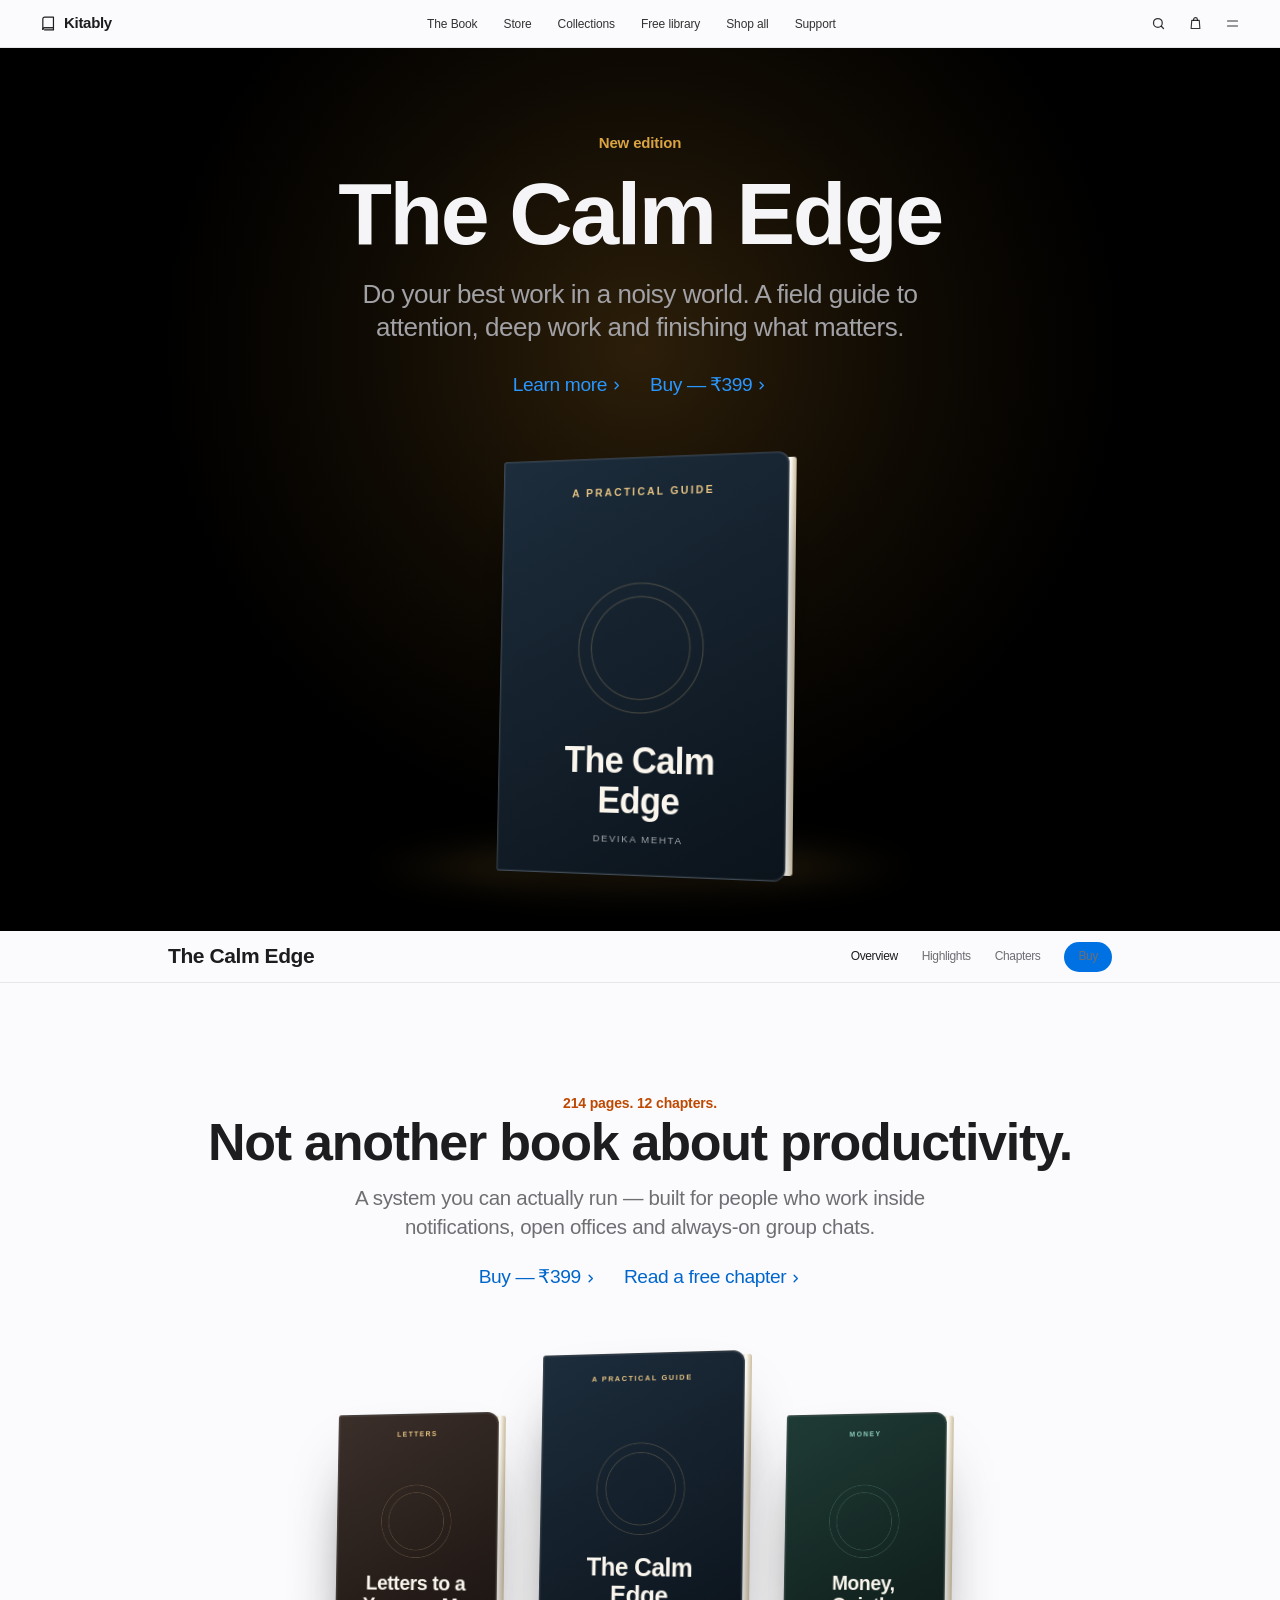
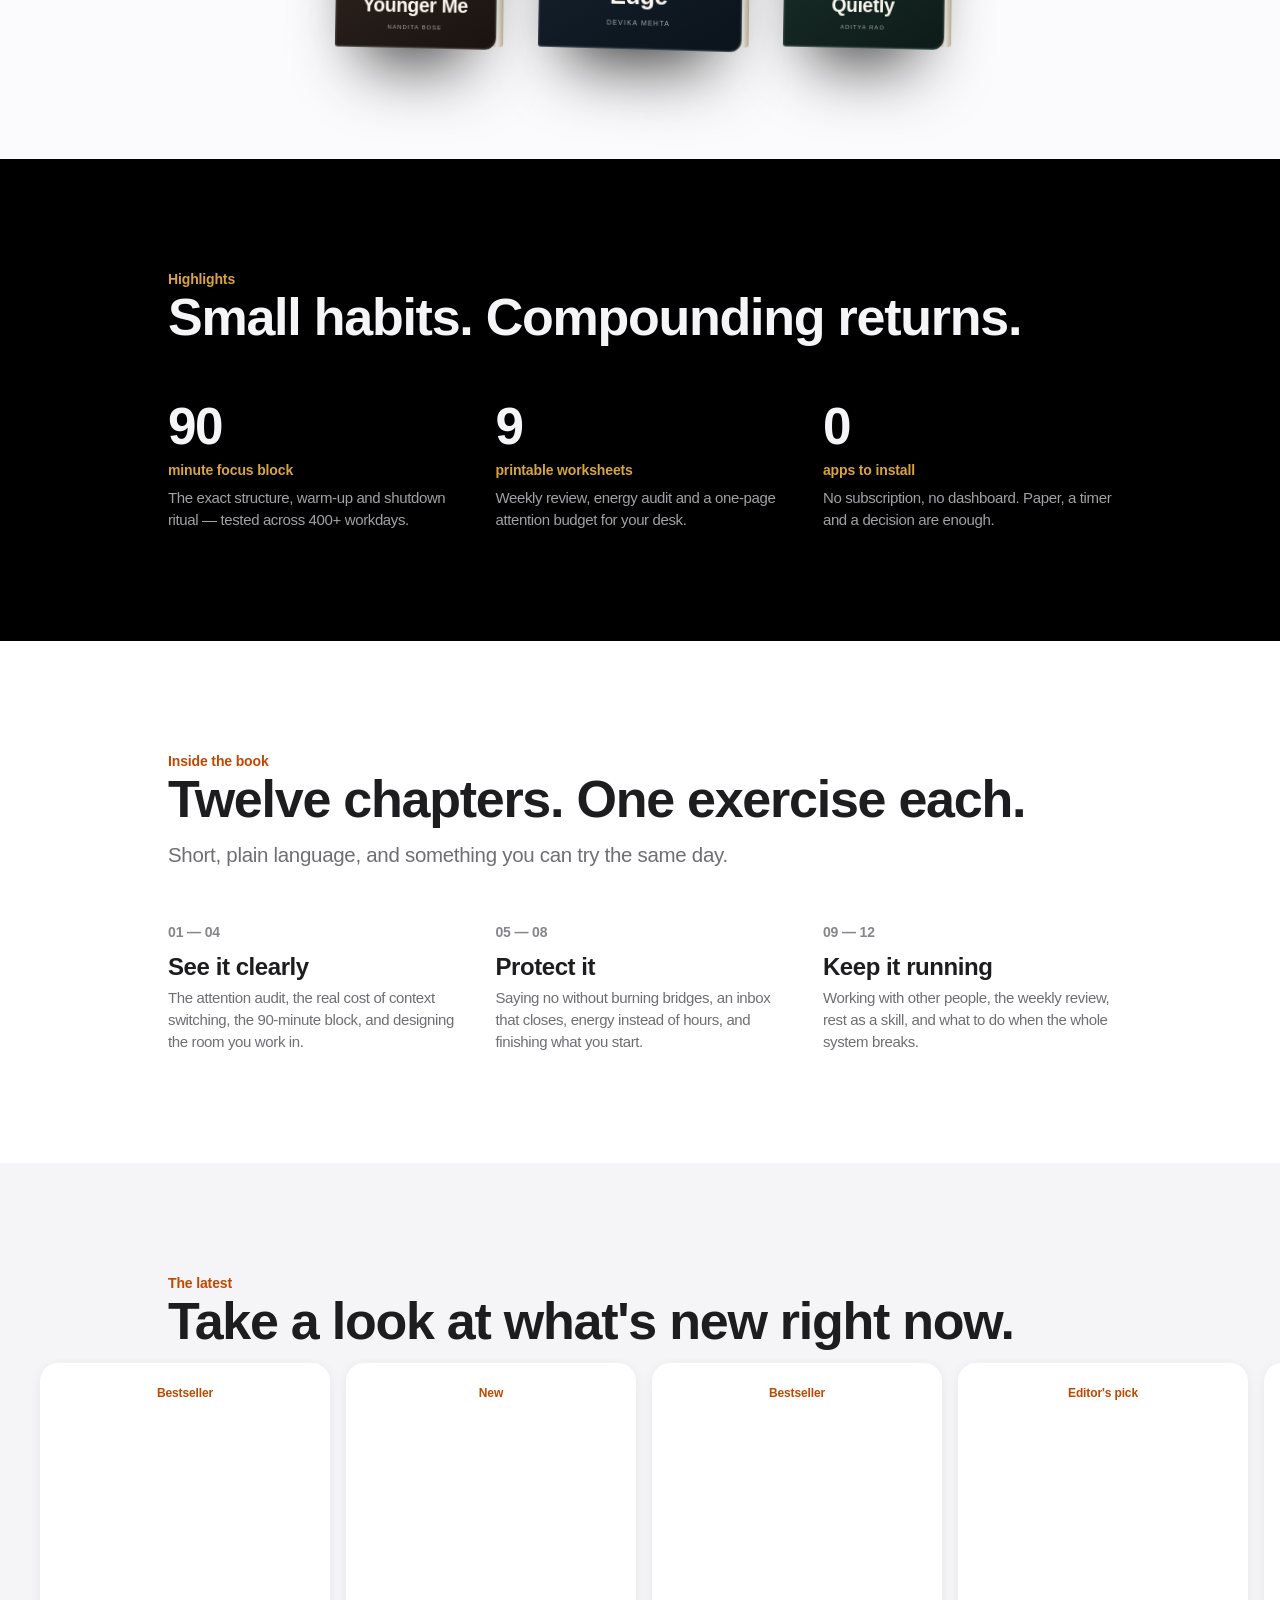
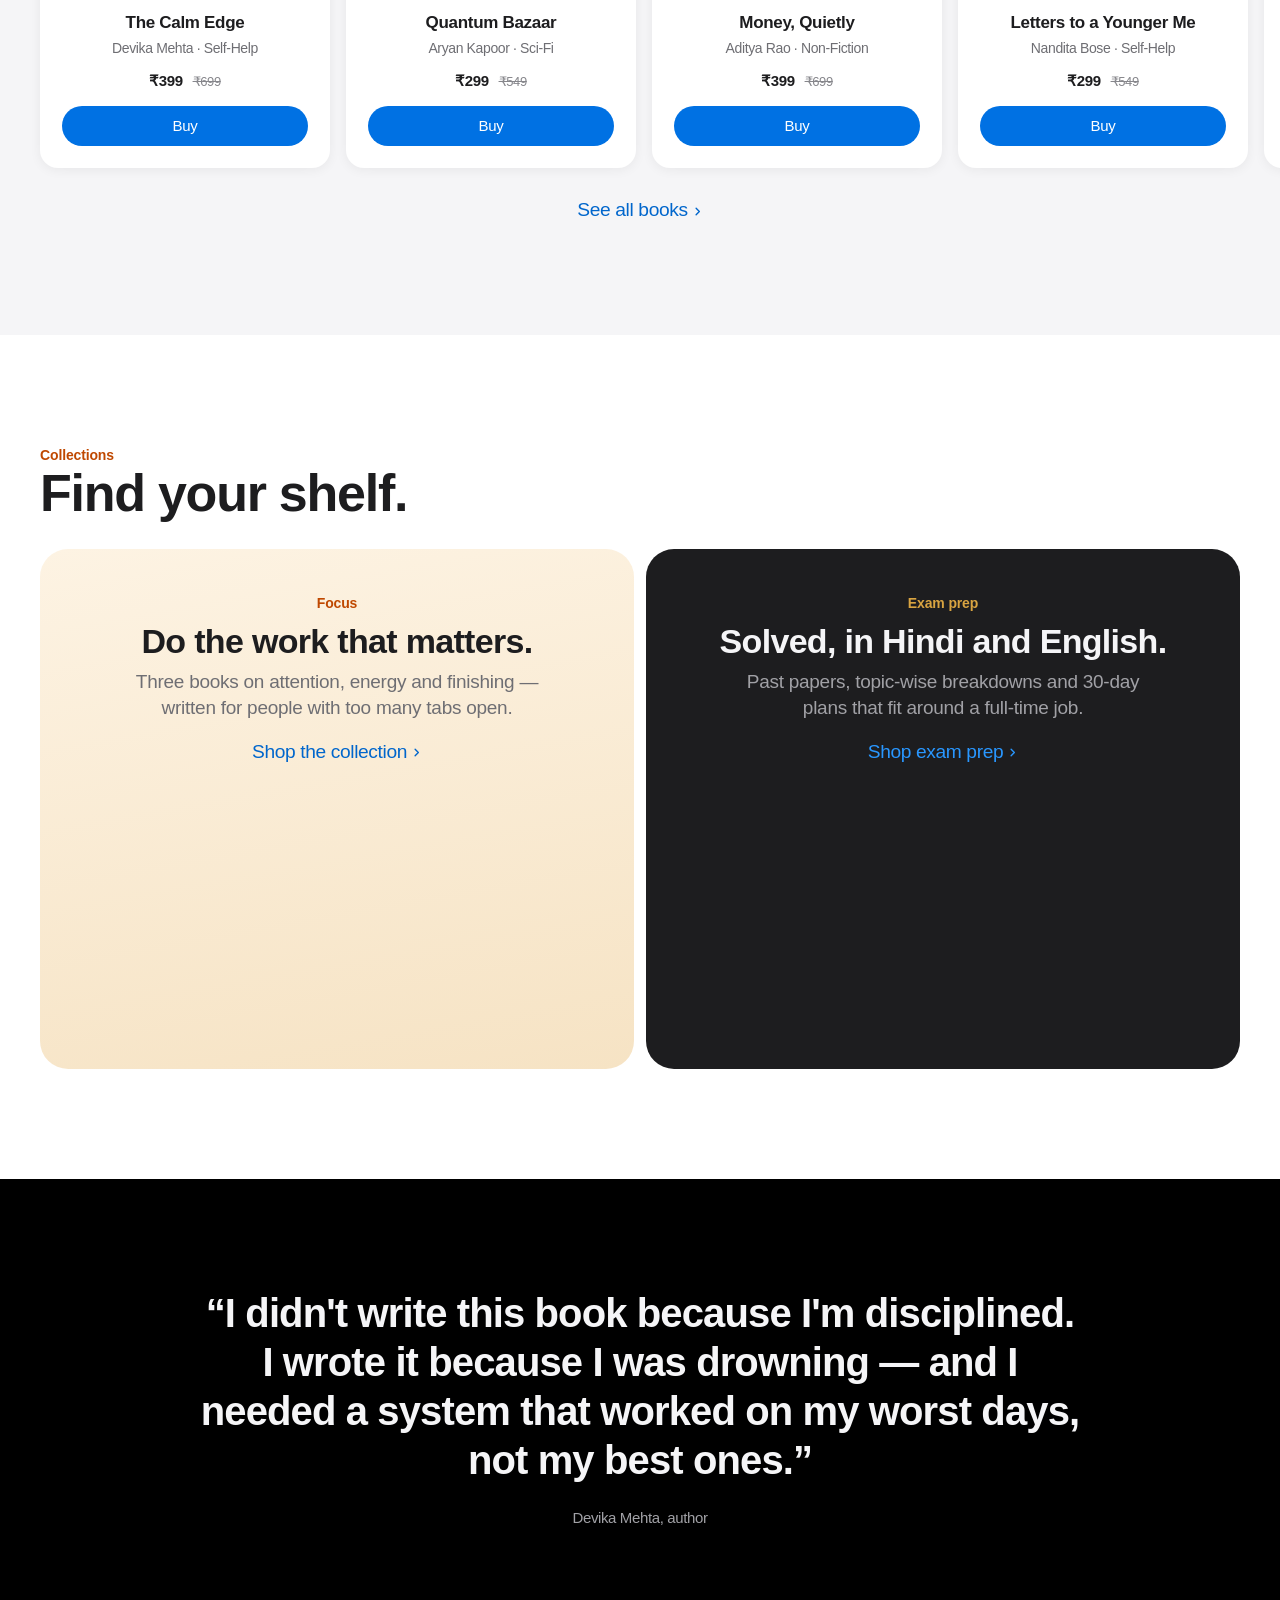
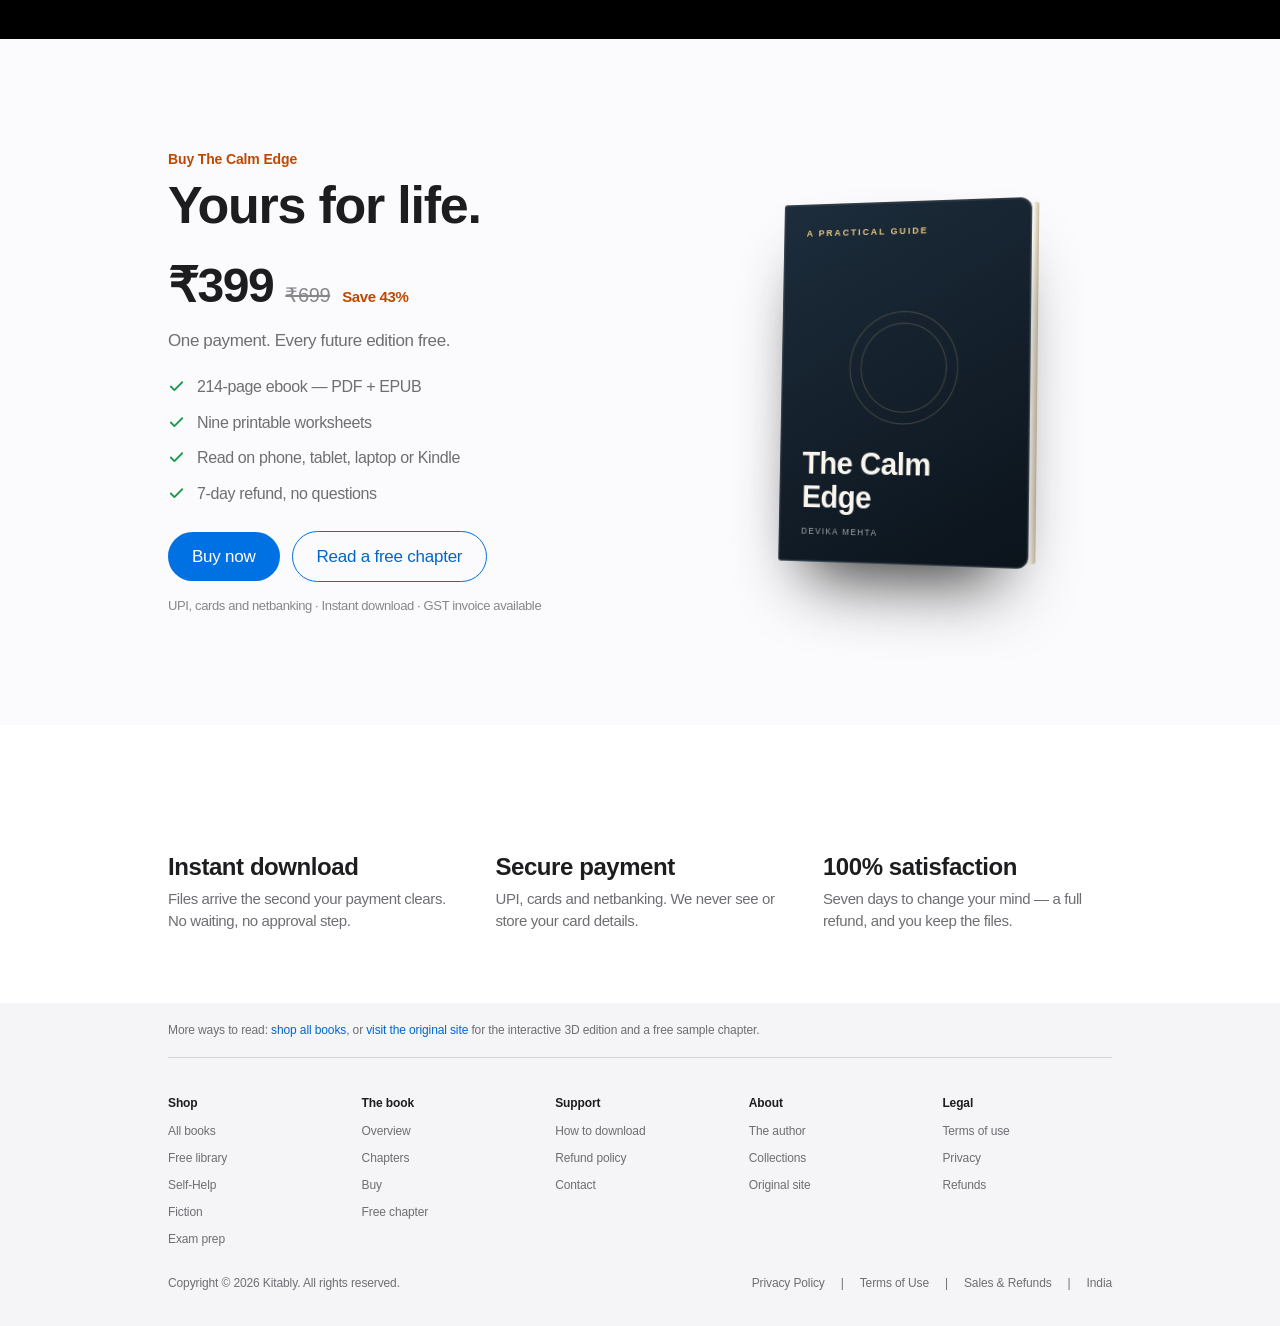
<file: index.html>
<!DOCTYPE html>
<html lang="en">
<head>
<meta charset="UTF-8">
<meta name="viewport" content="width=device-width, initial-scale=1.0">
<title>Kitably — The Calm Edge. Do your best work in a noisy world.</title>
<meta name="description" content="The Calm Edge is a 214-page field guide to deep work. Read it on any device, own it for life. Instant PDF + EPUB download.">
<meta name="theme-color" content="#ffffff">
<meta property="og:title" content="The Calm Edge — Kitably">
<meta property="og:description" content="Do your best work in a noisy world. 214 pages, 12 chapters, instant PDF + EPUB.">
<meta property="og:type" content="website">
<meta property="og:url" content="https://hqiabsi.github.io/calm-edge-ebook/">
<script>
/* ============================================================
   ⚙️  SIRF YAHI BADLO  —  book ki details, payment aur PDF link
   ============================================================ */
window.SITE = {
  title:  "The Calm Edge",        /* book ka naam */
  author: "Devika Mehta",         /* author ka naam */
  price:  399,                    /* bikri ka daam (sirf number) */
  mrp:    699,                    /* kata hua daam (MRP) */
  currency: "₹",

  /* Payment page ka link — Razorpay / Gumroad / Instamojo.
     Khali chhodo to "Buy" button store page par le jayega. */
  paymentLink: "",

  /* PDF ka link (Google Drive / Gumroad file). download.html isse use karta hai. */
  pdfLink: "",

  /* UPI se seedha paisa lena ho to ye do line bharo.
     paymentLink khali ho aur upiId bhara ho to "Buy" par UPI panel khulega. */
  upiId:   "",                    /* jaise "harsh@okhdfcbank" */
  upiName: "Harsh Gupta",         /* jis naam par UPI hai */

  /* WhatsApp number with country code, jaise "919876543210". Khali = button nahi. */
  whatsapp: ""
};
</script>

<script type="application/ld+json">
{
  "@context": "https://schema.org",
  "@type": "Book",
  "name": "The Calm Edge",
  "author": { "@type": "Person", "name": "Devika Mehta" },
  "bookFormat": "https://schema.org/EBook",
  "numberOfPages": 214,
  "inLanguage": "en",
  "description": "A practical field guide to deep work, attention and finishing what matters.",
  "offers": {
    "@type": "Offer",
    "price": "399",
    "priceCurrency": "INR",
    "availability": "https://schema.org/InStock",
    "url": "https://hqiabsi.github.io/calm-edge-ebook/store.html"
  }
}
</script>

<link rel="canonical" href="https://hqiabsi.github.io/calm-edge-ebook/">
<link rel="icon" href="data:image/svg+xml,%3Csvg xmlns='http://www.w3.org/2000/svg' viewBox='0 0 24 24'%3E%3Crect width='24' height='24' rx='6' fill='%231d1d1f'/%3E%3Cpath d='M6.5 6.2A1.6 1.6 0 0 1 8.1 4.6H18v11.2H8.1a1.6 1.6 0 0 0-1.6 1.6z' fill='none' stroke='%23ffffff' stroke-width='1.5' stroke-linejoin='round'/%3E%3C/svg%3E">
<style>
/* ============================================================
   1. TOKENS
   ============================================================ */
:root{
  --black:#000;
  --ink:#1d1d1f;
  --ink-2:#6e6e73;
  --ink-3:#86868b;
  --line:#d2d2d7;
  --line-dark:rgba(255,255,255,.14);
  --grey:#f5f5f7;
  --grey-2:#fbfbfd;
  --blue:#0071e3;
  --blue-hover:#0077ed;
  --link:#0066cc;
  --white:#fff;
  --r-sm:12px;
  --r-md:18px;
  --r-lg:28px;
  --nav-h:48px;
  --pad:clamp(20px,5vw,40px);
  --max:1024px;
  --max-wide:1440px;
  --font:-apple-system,BlinkMacSystemFont,"SF Pro Display","SF Pro Text","Segoe UI",Roboto,"Helvetica Neue",Arial,sans-serif;
}
*,*::before,*::after{box-sizing:border-box;margin:0;padding:0}
html{-webkit-text-size-adjust:100%;scroll-behavior:smooth}
body{
  font-family:var(--font);
  background:var(--white);
  color:var(--ink);
  font-size:17px;
  line-height:1.47059;
  font-weight:400;
  letter-spacing:-.022em;
  -webkit-font-smoothing:antialiased;
  -moz-osx-font-smoothing:grayscale;
  overflow-x:hidden;
}
img,svg{display:block;max-width:100%}
a{color:inherit;text-decoration:none}
button{font:inherit;color:inherit;background:none;border:0;cursor:pointer}
::selection{background:#b3d7ff;color:#000}
.wrap{width:100%;max-width:var(--max);margin:0 auto;padding:0 var(--pad)}
.wrap--wide{max-width:var(--max-wide)}

/* ============================================================
   2. TYPE
   ============================================================ */
.h1{font-size:clamp(44px,7.4vw,88px);line-height:1.04;font-weight:600;letter-spacing:-.028em}
.h2{font-size:clamp(30px,4.2vw,52px);line-height:1.08;font-weight:600;letter-spacing:-.024em}
.h3{font-size:clamp(24px,2.8vw,34px);line-height:1.14;font-weight:600;letter-spacing:-.02em}
.h4{font-size:clamp(19px,2vw,24px);line-height:1.2;font-weight:600;letter-spacing:-.018em}
.sub{font-size:clamp(19px,2.2vw,28px);line-height:1.28;font-weight:400;letter-spacing:-.018em;color:var(--ink-2)}
.body-lg{font-size:clamp(17px,1.6vw,21px);line-height:1.4;letter-spacing:-.014em;color:var(--ink-2)}
.eyebrow{font-size:14px;font-weight:600;letter-spacing:-.01em;color:#bf4800}
.eyebrow--gold{color:#b8860b}
.on-dark{color:var(--white)}
.on-dark .sub,.on-dark .body-lg{color:#a1a1a6}
.center{text-align:center}
.muted{color:var(--ink-2)}

/* links & buttons */
.link{color:var(--link);font-size:clamp(17px,1.5vw,21px);display:inline-flex;align-items:center;gap:4px;transition:opacity .2s}
.link:hover{text-decoration:underline}
.link svg{width:11px;height:11px;margin-top:1px}
.links{display:flex;flex-wrap:wrap;gap:12px 28px;align-items:center}
.links--center{justify-content:center}
.btn{
  display:inline-flex;align-items:center;justify-content:center;
  background:var(--blue);color:#fff;border-radius:980px;
  padding:12px 24px;font-size:17px;font-weight:400;letter-spacing:-.014em;
  transition:background .2s,transform .2s;
}
.btn:hover{background:var(--blue-hover)}
.btn:active{transform:scale(.98)}
.btn--ghost{background:transparent;color:var(--link);border:1px solid var(--blue)}
.btn--ghost:hover{background:rgba(0,113,227,.06)}
.btn--light{background:#fff;color:#000}
.btn--light:hover{background:#f2f2f2}
.btn--sm{padding:9px 18px;font-size:15px}

/* ============================================================
   3. GLOBAL NAV
   ============================================================ */
.nav{
  position:sticky;top:0;z-index:100;height:var(--nav-h);
  background:rgba(251,251,253,.82);
  -webkit-backdrop-filter:saturate(180%) blur(20px);
  backdrop-filter:saturate(180%) blur(20px);
  border-bottom:1px solid rgba(0,0,0,.08);
  transition:background .3s;
}
.nav__inner{
  max-width:var(--max-wide);margin:0 auto;padding:0 var(--pad);
  height:100%;display:flex;align-items:center;gap:26px;
}
.nav__logo{display:flex;align-items:center;gap:7px;font-size:15px;font-weight:600;letter-spacing:-.02em;color:var(--ink)}
.nav__logo svg{width:17px;height:17px}
.nav__links{display:flex;align-items:center;gap:26px;margin-left:auto}
.nav__links a{font-size:12px;line-height:1;color:rgba(0,0,0,.8);letter-spacing:-.01em;transition:color .2s}
.nav__links a:hover{color:#000}
.nav__tools{display:flex;align-items:center;gap:22px;margin-left:auto}
.nav__tools a,.nav__tools button{display:grid;place-items:center;color:rgba(0,0,0,.8);transition:color .2s}
.nav__tools a:hover,.nav__tools button:hover{color:#000}
.nav__tools svg{width:15px;height:15px}
.nav__burger{display:none}
.nav__bag{position:relative}
.nav__bag span{
  position:absolute;top:-5px;right:-7px;min-width:15px;height:15px;border-radius:99px;
  background:var(--blue);color:#fff;font-size:9px;font-weight:600;line-height:15px;text-align:center;padding:0 3px;
}

/* mobile menu */
.menu{
  position:fixed;inset:var(--nav-h) 0 0;z-index:99;background:rgba(251,251,253,.98);
  -webkit-backdrop-filter:blur(20px);backdrop-filter:blur(20px);
  padding:24px var(--pad) 40px;display:none;flex-direction:column;gap:0;overflow-y:auto;
}
.menu.open{display:flex}
.menu a{
  font-size:24px;font-weight:600;letter-spacing:-.02em;color:var(--ink);
  padding:16px 0;border-bottom:1px solid var(--line);
}
.menu a:last-of-type{border-bottom:0}

/* ============================================================
   4. LOCAL NAV (product sub-nav)
   ============================================================ */
.local-nav{
  position:sticky;top:var(--nav-h);z-index:90;height:52px;
  background:rgba(251,251,253,.9);
  -webkit-backdrop-filter:saturate(180%) blur(20px);
  backdrop-filter:saturate(180%) blur(20px);
  border-bottom:1px solid rgba(0,0,0,.08);
}
.local-nav__inner{
  max-width:var(--max);margin:0 auto;padding:0 var(--pad);height:100%;
  display:flex;align-items:center;gap:24px;
}
.local-nav__title{font-size:21px;font-weight:600;letter-spacing:-.02em;white-space:nowrap}
.local-nav__links{display:flex;align-items:center;gap:24px;margin-left:auto;overflow-x:auto;scrollbar-width:none}
.local-nav__links::-webkit-scrollbar{display:none}
.local-nav__links a{font-size:12px;color:var(--ink-2);white-space:nowrap;transition:color .2s}
.local-nav__links a:hover,.local-nav__links a.is-active{color:var(--ink)}
.local-nav__buy{
  background:var(--blue);color:#fff;border-radius:980px;padding:6px 14px;font-size:12px;
  white-space:nowrap;transition:background .2s;
}
.local-nav__buy:hover{background:var(--blue-hover)}

/* ============================================================
   5. SECTIONS
   ============================================================ */
section{position:relative}
.pad{padding:clamp(60px,9vw,110px) 0}
.pad-sm{padding:clamp(40px,6vw,72px) 0}
.dark{background:#000;color:#f5f5f7}
.grey{background:var(--grey)}
.grey-2{background:var(--grey-2)}

/* ============================================================
   6. HERO
   ============================================================ */
.hero{
  background:#000;color:#f5f5f7;overflow:hidden;
  padding:clamp(48px,7vw,84px) 0 0;
}
.hero__glow{
  position:absolute;left:50%;top:34%;width:min(1100px,150vw);height:min(1100px,150vw);
  transform:translate(-50%,-50%);pointer-events:none;
  background:radial-gradient(circle,rgba(201,138,43,.22) 0%,rgba(201,138,43,.08) 34%,transparent 62%);
}
.hero__inner{position:relative;text-align:center}
.hero__eyebrow{font-size:15px;font-weight:600;letter-spacing:-.01em;color:#d9a441;margin-bottom:14px}
.hero h1{color:#f5f5f7}
.hero__sub{margin:18px auto 0;max-width:640px;color:#a1a1a6;font-size:clamp(19px,2.2vw,26px);line-height:1.3;letter-spacing:-.018em}
.hero .links{margin-top:26px}
.hero .link{color:#2997ff}
.hero__visual{
  position:relative;margin-top:clamp(34px,5vw,56px);
  display:flex;justify-content:center;align-items:flex-end;
  padding-bottom:clamp(30px,5vw,56px);
}
.hero__floor{
  position:absolute;bottom:clamp(14px,3vw,34px);left:50%;transform:translateX(-50%);
  width:min(560px,74vw);height:60px;border-radius:50%;
  background:radial-gradient(ellipse at center,rgba(217,164,65,.30),transparent 70%);
  filter:blur(14px);
}

/* ---- CSS 3D book ---- */
.book{
  position:relative;
  width:var(--bw,240px);height:calc(var(--bw,240px) * 1.4);
  transform-style:preserve-3d;
  transform:perspective(1600px) rotateY(-17deg) rotateX(3deg);
  animation:float 9s ease-in-out infinite;
}
@keyframes float{0%,100%{transform:perspective(1600px) rotateY(-17deg) rotateX(3deg) translateY(0)}
50%{transform:perspective(1600px) rotateY(-13deg) rotateX(2deg) translateY(-10px)}}
.book__cover{
  position:absolute;inset:0;border-radius:3px 12px 12px 3px;overflow:hidden;
  background-image:linear-gradient(150deg,var(--c1),var(--c2));
  border:1px solid rgba(255,255,255,.16);
  box-shadow:0 40px 70px -30px rgba(0,0,0,.85), inset 0 0 0 1px rgba(255,255,255,.06);
  display:flex;flex-direction:column;padding:calc(var(--bw,240px) * .09);
}
.book__pages{
  position:absolute;top:1.5%;right:-7px;bottom:1.5%;width:10px;border-radius:0 3px 3px 0;
  background:linear-gradient(90deg,#e7dcc6,#fffdf7 40%,#cdbfa2);
  box-shadow:0 20px 40px -24px rgba(0,0,0,.7);
}
.book__kicker{font-size:max(7px,calc(var(--bw,240px) * .036));letter-spacing:.22em;text-transform:uppercase;color:var(--acc);font-weight:600}
.book__title{
  margin-top:auto;font-size:calc(var(--bw,240px) * .12);line-height:1.1;text-wrap:balance;font-weight:600;
  letter-spacing:-.02em;color:#faf6ee;
}
.book__author{margin-top:calc(var(--bw,240px) * .04);font-size:max(6px,calc(var(--bw,240px) * .033));letter-spacing:.18em;text-transform:uppercase;color:rgba(255,255,255,.62)}
.book__cover::after{
  content:"";position:absolute;left:50%;top:46%;width:46%;aspect-ratio:1;transform:translate(-50%,-50%);
  border-radius:50%;pointer-events:none;opacity:.22;
  background:radial-gradient(circle,transparent 52%,var(--acc) 53%,transparent 54.5%,transparent 66%,var(--acc) 67%,transparent 68.5%);
}
.book__kicker,.book__title,.book__author,.book__rule{position:relative;z-index:1}
.book__rule{display:none}

/* ============================================================
   7. PRODUCT SECTIONS
   ============================================================ */
.showcase{text-align:center}
.showcase .h2{margin-bottom:10px}
.showcase .body-lg{max-width:640px;margin:14px auto 0}
.showcase .links{margin-top:22px}
.showcase--left{text-align:left}
.showcase--left .body-lg{margin-left:0;margin-right:0}
.showcase__art{margin-top:clamp(34px,5vw,60px);display:flex;justify-content:center;gap:clamp(14px,3vw,34px);align-items:flex-end;flex-wrap:wrap}

/* feature grid */
.features{display:grid;grid-template-columns:repeat(3,1fr);gap:clamp(18px,3vw,40px);margin-top:clamp(34px,5vw,56px)}
.feature{text-align:left}
.feature__num{font-size:clamp(34px,4vw,52px);font-weight:600;letter-spacing:-.03em;line-height:1;color:var(--ink)}
.dark .feature__num{color:#f5f5f7}
.feature__label{margin-top:8px;font-size:14px;font-weight:600;letter-spacing:-.01em;color:#bf4800}
.dark .feature__label{color:#d9a441}
.feature p{margin-top:6px;font-size:15px;line-height:1.45;color:var(--ink-2)}
.dark .feature p{color:#a1a1a6}

/* tiles */
.tiles{display:grid;grid-template-columns:repeat(2,1fr);gap:12px}
.tile{
  position:relative;overflow:hidden;border-radius:var(--r-lg);
  min-height:clamp(360px,42vw,520px);padding:clamp(26px,4vw,44px);
  display:flex;flex-direction:column;align-items:center;text-align:center;
  background:var(--grey);transition:transform .35s cubic-bezier(.2,.8,.2,1);
}
.tile:hover{transform:translateY(-2px)}
.tile--dark{background:#1d1d1f;color:#f5f5f7}
.tile--warm{background:linear-gradient(170deg,#fdf3e3,#f6e3c4)}
.tile--cool{background:linear-gradient(170deg,#eef4f8,#dbe7ef)}
.tile .eyebrow{margin-bottom:8px}
.tile .h3{margin-bottom:8px}
.tile .body-lg{font-size:clamp(15px,1.5vw,19px);max-width:420px}
.tile--dark .body-lg{color:#a1a1a6}
.tile .links{margin-top:16px}
.tile__art{margin-top:auto;padding-top:26px;display:flex;justify-content:center;align-items:flex-end;gap:12px}

/* carousel */
.rail-wrap{position:relative}
.rail{
  display:flex;gap:16px;overflow-x:auto;scroll-snap-type:x mandatory;
  padding:4px var(--pad) 22px;margin:0 calc(var(--pad) * -1);
  scrollbar-width:none;
}
.rail::-webkit-scrollbar{display:none}
.card{
  flex:0 0 clamp(230px,26vw,290px);scroll-snap-align:center;
  background:var(--white);border-radius:var(--r-md);
  padding:22px;display:flex;flex-direction:column;align-items:center;text-align:center;
  box-shadow:0 2px 12px rgba(0,0,0,.06);
  transition:transform .35s cubic-bezier(.2,.8,.2,1),box-shadow .35s;
}
.card:hover{transform:translateY(-4px);box-shadow:0 18px 40px -20px rgba(0,0,0,.3)}
.card .book{margin-bottom:18px}
.card__tag{font-size:12px;font-weight:600;letter-spacing:-.01em;color:#bf4800;margin-bottom:6px}
.card h3{font-size:17px;font-weight:600;letter-spacing:-.018em;line-height:1.3}
.card p{font-size:14px;color:var(--ink-2);margin-top:4px}
.card__price{margin-top:12px;font-size:15px;font-weight:600}
.card__price s{color:var(--ink-3);font-weight:400;margin-left:6px;font-size:13px}
.card .btn{margin-top:14px;width:100%}

/* quote */
.quote{max-width:880px;margin:0 auto;text-align:center}
.quote blockquote{
  font-size:clamp(24px,3.4vw,40px);line-height:1.22;font-weight:600;letter-spacing:-.022em;
}
.quote figcaption{margin-top:22px;font-size:15px;color:var(--ink-2)}
.dark .quote figcaption{color:#a1a1a6}

/* buy band */
.buy-band{display:grid;grid-template-columns:1.05fr .95fr;gap:clamp(28px,5vw,64px);align-items:center}
.buy-band__price{display:flex;align-items:baseline;gap:12px;margin:18px 0 6px}
.buy-band__price b{font-size:clamp(34px,4vw,48px);font-weight:600;letter-spacing:-.03em}
.buy-band__price s{font-size:20px;color:var(--ink-3)}
.buy-band__price span{font-size:15px;color:#bf4800;font-weight:600}
.buy-list{list-style:none;margin:22px 0 26px;display:grid;gap:12px}
.buy-list li{display:flex;gap:12px;align-items:flex-start;font-size:16px;color:var(--ink-2)}
.buy-list svg{width:17px;height:17px;flex:none;margin-top:3px;color:#1d9a4b}
.buy-actions{display:flex;flex-wrap:wrap;gap:12px;align-items:center}
.buy-note{margin-top:14px;font-size:13px;color:var(--ink-3)}

/* ============================================================
   8. FOOTER
   ============================================================ */
.footer{background:var(--grey);color:var(--ink-2);font-size:12px;line-height:1.5;letter-spacing:-.01em}
.footer__inner{max-width:var(--max);margin:0 auto;padding:0 var(--pad)}
.footer__cols{
  display:grid;grid-template-columns:repeat(5,1fr);gap:24px;
  padding:36px 0 8px;
}
.footer h4{font-size:12px;font-weight:600;color:var(--ink);margin-bottom:10px}
.footer ul{list-style:none;display:grid;gap:9px}
.footer ul a{color:var(--ink-2);transition:color .2s}
.footer ul a:hover{color:var(--ink);text-decoration:underline}
.footer__note{padding:18px 0;border-bottom:1px solid var(--line)}
.footer__note a{color:var(--link)}
.footer__note a:hover{text-decoration:underline}
.footer__legal{padding:18px 0 34px;display:flex;flex-wrap:wrap;gap:8px 18px;align-items:center;justify-content:space-between}
.footer__legal-links{display:flex;flex-wrap:wrap;gap:8px 16px}
.footer__legal a:hover{text-decoration:underline}

/* ============================================================
   9. REVEAL
   ============================================================ */
.reveal{opacity:0;transform:translateY(18px);transition:opacity .8s cubic-bezier(.2,.8,.2,1),transform .8s cubic-bezier(.2,.8,.2,1)}
.reveal.in{opacity:1;transform:none}

/* ============================================================
   9b. UPI PAYMENT PANEL
   ============================================================ */
.pay-modal{position:fixed;inset:0;z-index:200;display:none;align-items:center;justify-content:center;padding:18px}
.pay-modal.open{display:flex}
.pay-modal__scrim{position:absolute;inset:0;background:rgba(0,0,0,.55);-webkit-backdrop-filter:blur(6px);backdrop-filter:blur(6px)}
.pay-modal__panel{
  position:relative;width:100%;max-width:420px;background:#fff;border-radius:24px;
  padding:30px 26px 26px;text-align:center;box-shadow:0 40px 80px -30px rgba(0,0,0,.5);
  animation:payIn .28s cubic-bezier(.2,.8,.2,1);
}
@keyframes payIn{from{opacity:0;transform:translateY(14px) scale(.98)}to{opacity:1;transform:none}}
.pay-modal__close{position:absolute;top:12px;right:12px;width:32px;height:32px;border-radius:50%;background:#f5f5f7;color:#6e6e73;display:grid;place-items:center;font-size:14px;transition:background .2s}
.pay-modal__close:hover{background:#e8e8ed;color:#1d1d1f}
.pay-eyebrow{font-size:13px;font-weight:600;color:#bf4800;margin-bottom:6px}
.pay-title{font-size:22px;font-weight:600;letter-spacing:-.02em;margin-bottom:2px}
.pay-amount{display:flex;align-items:baseline;justify-content:center;gap:10px;margin:10px 0 20px}
.pay-amount b{font-size:34px;font-weight:600;letter-spacing:-.03em}
.pay-amount s{font-size:16px;color:#86868b}
.pay-upi{display:flex;align-items:center;gap:10px;justify-content:center;background:#f5f5f7;border-radius:14px;padding:12px 14px;margin-bottom:16px}
.pay-upi__label{font-size:11px;font-weight:600;text-transform:uppercase;letter-spacing:.1em;color:#86868b}
.pay-upi code{font-size:14.5px;font-weight:600;letter-spacing:-.01em;word-break:break-all}
.pay-copy{font-size:12px;font-weight:600;color:#0071e3;padding:4px 8px;border-radius:8px}
.pay-copy:hover{background:rgba(0,113,227,.08)}
.pay-btn{width:100%;margin-bottom:10px}
.pay-hint{font-size:13.5px;color:#6e6e73;line-height:1.5;margin-bottom:16px}
.pay-note{font-size:11.5px;color:#86868b;margin-top:6px}
.pay-empty{background:#fff8e6;border:1px solid #f0d9a5;border-radius:12px;padding:12px;font-size:12.5px;color:#6b4e12;text-align:left;line-height:1.5;margin-bottom:14px}
@media(max-width:600px){
  .pay-modal__panel{border-radius:20px;padding:26px 20px 22px}
  .pay-title{font-size:20px}
}

/* ============================================================
   10. RESPONSIVE
   ============================================================ */
@media(max-width:1024px){
  .footer__cols{grid-template-columns:repeat(3,1fr)}
  .buy-band{grid-template-columns:1fr;gap:32px}
  .buy-band__art{order:-1}
}
@media(max-width:834px){
  .nav__links{display:none}
  .nav__burger{display:grid}
  .nav__tools{margin-left:auto;gap:20px}
  .features{grid-template-columns:1fr;gap:26px}
  .tiles{grid-template-columns:1fr}
  .local-nav__links a:not(.local-nav__buy){display:none}
  .local-nav__links{margin-left:auto}
}
@media(max-width:600px){
  body{font-size:16px}
  .footer__cols{grid-template-columns:repeat(2,1fr);gap:26px 18px}
  .footer__legal{flex-direction:column;align-items:flex-start}
  .hero__sub{font-size:17px}
  .links{gap:10px 20px}
  .btn{padding:11px 20px;font-size:16px}
  .showcase__art{gap:12px}
}
@media(prefers-reduced-motion:reduce){
  *,*::before,*::after{animation-duration:.001ms !important;transition-duration:.001ms !important}
  html{scroll-behavior:auto}
  .reveal{opacity:1;transform:none}
}
</style>
</head>
<body>

<!-- ================= GLOBAL NAV ================= -->
<header class="nav">
  <div class="nav__inner">
    <a class="nav__logo" href="#" aria-label="Kitably home">
      <svg viewBox="0 0 24 24" fill="none" stroke="currentColor" stroke-width="1.7" stroke-linecap="round" stroke-linejoin="round"><path d="M4 5.5A2.5 2.5 0 0 1 6.5 3H19v15H6.5A2.5 2.5 0 0 0 4 20.5z"/><path d="M4 20.5A2.5 2.5 0 0 1 6.5 18H19v3H6.5"/></svg>
      <span>Kitably</span>
    </a>

    <nav class="nav__links" aria-label="Main">
      <a href="#book">The Book</a>
      <a href="#latest">Store</a>
      <a href="#collections">Collections</a>
      <a href="library.html">Free library</a>
      <a href="store.html">Shop all</a>
      <a href="#support">Support</a>
    </nav>

    <div class="nav__tools">
      <button type="button" id="searchOpen" aria-label="Search">
        <svg viewBox="0 0 24 24" fill="none" stroke="currentColor" stroke-width="2" stroke-linecap="round"><circle cx="11" cy="11" r="7"/><path d="M20 20l-3.6-3.6"/></svg>
      </button>
      <a class="nav__bag" href="store.html" aria-label="Bag">
        <svg viewBox="0 0 24 24" fill="none" stroke="currentColor" stroke-width="1.8" stroke-linecap="round" stroke-linejoin="round"><path d="M6 7h12l1 13H5z"/><path d="M9 7V5.5a3 3 0 0 1 6 0V7"/></svg>
        <span id="bagCount" hidden>0</span>
      </a>
      <button type="button" class="nav__burger" id="menuBtn" aria-label="Menu" aria-expanded="false">
        <svg viewBox="0 0 24 24" fill="none" stroke="currentColor" stroke-width="1.8" stroke-linecap="round"><path d="M4 8h16M4 16h16"/></svg>
      </button>
    </div>
  </div>
</header>

<div class="menu" id="menu">
  <a href="#book">The Book</a>
  <a href="#latest">Store</a>
  <a href="#collections">Collections</a>
  <a href="library.html">Free library</a>
  <a href="store.html">Shop all books</a>
  <a href="#support">Support</a>
  <a href="classic.html">Original site</a>
</div>

<main>

<!-- ================= HERO ================= -->
<section class="hero">
  <div class="hero__glow"></div>
  <div class="wrap hero__inner">
    <p class="hero__eyebrow">New edition</p>
    <h1 class="h1" data-title>The Calm Edge</h1>
    <p class="hero__sub">Do your best work in a noisy world. A field guide to attention, deep work and finishing what matters.</p>
    <div class="links links--center">
      <a class="link" href="#book">Learn more <svg viewBox="0 0 24 24" fill="none" stroke="currentColor" stroke-width="3" stroke-linecap="round" stroke-linejoin="round"><path d="M9 5l7 7-7 7"/></svg></a>
      <a class="link" href="#buy">Buy — <span data-price>₹399</span> <svg viewBox="0 0 24 24" fill="none" stroke="currentColor" stroke-width="3" stroke-linecap="round" stroke-linejoin="round"><path d="M9 5l7 7-7 7"/></svg></a>
    </div>

    <div class="hero__visual">
      <div class="hero__floor"></div>
      <div class="book" style="--bw:clamp(200px,26vw,300px);--c1:#1d2d3c;--c2:#0b131b;--acc:#e8c583">
        <div class="book__pages"></div>
        <div class="book__cover">
          <span class="book__kicker">A practical guide</span>
          <div class="book__rule"></div>
          <span class="book__title">The Calm Edge</span>
          <span class="book__author">Devika Mehta</span>
        </div>
      </div>
    </div>
  </div>
</section>

<!-- ================= LOCAL NAV ================= -->
<nav class="local-nav" aria-label="The Calm Edge">
  <div class="local-nav__inner">
    <span class="local-nav__title" data-title>The Calm Edge</span>
    <div class="local-nav__links">
      <a href="#book" class="is-active">Overview</a>
      <a href="#highlights">Highlights</a>
      <a href="#chapters">Chapters</a>
      <a href="#buy" class="local-nav__buy">Buy</a>
    </div>
  </div>
</nav>

<!-- ================= OVERVIEW / SHOWCASE ================= -->
<section class="pad grey-2" id="book">
  <div class="wrap showcase reveal">
    <p class="eyebrow">214 pages. 12 chapters.</p>
    <h2 class="h2">Not another book about productivity.</h2>
    <p class="body-lg">A system you can actually run — built for people who work inside notifications, open offices and always-on group chats.</p>
    <div class="links links--center">
      <a class="link" href="#buy">Buy — <span data-price>₹399</span> <svg viewBox="0 0 24 24" fill="none" stroke="currentColor" stroke-width="3" stroke-linecap="round" stroke-linejoin="round"><path d="M9 5l7 7-7 7"/></svg></a>
      <a class="link" href="classic.html">Read a free chapter <svg viewBox="0 0 24 24" fill="none" stroke="currentColor" stroke-width="3" stroke-linecap="round" stroke-linejoin="round"><path d="M9 5l7 7-7 7"/></svg></a>
    </div>

    <div class="showcase__art">
      <div class="book" style="--bw:clamp(120px,15vw,168px);--c1:#3b2f2a;--c2:#1a1310;--acc:#e8c583;animation-delay:-2s">
        <div class="book__pages"></div>
        <div class="book__cover">
          <span class="book__kicker">Letters</span>
          <div class="book__rule"></div>
          <span class="book__title">Letters to a Younger Me</span>
          <span class="book__author">Nandita Bose</span>
        </div>
      </div>
      <div class="book" style="--bw:clamp(150px,19vw,212px);--c1:#1d2d3c;--c2:#0b131b;--acc:#e8c583">
        <div class="book__pages"></div>
        <div class="book__cover">
          <span class="book__kicker">A practical guide</span>
          <div class="book__rule"></div>
          <span class="book__title">The Calm Edge</span>
          <span class="book__author">Devika Mehta</span>
        </div>
      </div>
      <div class="book" style="--bw:clamp(120px,15vw,168px);--c1:#1f3b35;--c2:#0e1b18;--acc:#8fd0bd;animation-delay:-4s">
        <div class="book__pages"></div>
        <div class="book__cover">
          <span class="book__kicker">Money</span>
          <div class="book__rule"></div>
          <span class="book__title">Money, Quietly</span>
          <span class="book__author">Aditya Rao</span>
        </div>
      </div>
    </div>
  </div>
</section>

<!-- ================= HIGHLIGHTS ================= -->
<section class="pad dark" id="highlights">
  <div class="wrap reveal">
    <div class="showcase showcase--left">
      <p class="eyebrow" style="color:#d9a441">Highlights</p>
      <h2 class="h2">Small habits. Compounding returns.</h2>
    </div>
    <div class="features">
      <div class="feature">
        <div class="feature__num">90</div>
        <div class="feature__label">minute focus block</div>
        <p>The exact structure, warm-up and shutdown ritual — tested across 400+ workdays.</p>
      </div>
      <div class="feature">
        <div class="feature__num">9</div>
        <div class="feature__label">printable worksheets</div>
        <p>Weekly review, energy audit and a one-page attention budget for your desk.</p>
      </div>
      <div class="feature">
        <div class="feature__num">0</div>
        <div class="feature__label">apps to install</div>
        <p>No subscription, no dashboard. Paper, a timer and a decision are enough.</p>
      </div>
    </div>
  </div>
</section>

<!-- ================= CHAPTERS ================= -->
<section class="pad" id="chapters">
  <div class="wrap reveal">
    <div class="showcase showcase--left">
      <p class="eyebrow">Inside the book</p>
      <h2 class="h2">Twelve chapters. One exercise each.</h2>
      <p class="body-lg">Short, plain language, and something you can try the same day.</p>
    </div>

    <div class="features" style="margin-top:44px">
      <div class="feature">
        <div class="feature__label" style="color:var(--ink-3)">01 — 04</div>
        <h3 class="h4" style="margin-top:10px">See it clearly</h3>
        <p>The attention audit, the real cost of context switching, the 90-minute block, and designing the room you work in.</p>
      </div>
      <div class="feature">
        <div class="feature__label" style="color:var(--ink-3)">05 — 08</div>
        <h3 class="h4" style="margin-top:10px">Protect it</h3>
        <p>Saying no without burning bridges, an inbox that closes, energy instead of hours, and finishing what you start.</p>
      </div>
      <div class="feature">
        <div class="feature__label" style="color:var(--ink-3)">09 — 12</div>
        <h3 class="h4" style="margin-top:10px">Keep it running</h3>
        <p>Working with other people, the weekly review, rest as a skill, and what to do when the whole system breaks.</p>
      </div>
    </div>
  </div>
</section>

<!-- ================= LATEST / STORE RAIL ================= -->
<section class="pad grey" id="latest">
  <div class="wrap reveal">
    <div class="showcase showcase--left">
      <p class="eyebrow">The latest</p>
      <h2 class="h2">Take a look at what's new right now.</h2>
    </div>
  </div>

  <div class="wrap wrap--wide reveal">
    <div class="rail-wrap">
      <div class="rail" id="rail">
        <article class="card">
          <div class="card__tag">Bestseller</div>
          <div class="book" style="--bw:132px;--c1:#1d2d3c;--c2:#0b131b;--acc:#e8c583;animation:none;transform:perspective(900px) rotateY(-12deg)">
            <div class="book__pages"></div>
            <div class="book__cover"><span class="book__kicker">Guide</span><div class="book__rule"></div><span class="book__title" >The Calm Edge</span><span class="book__author">Devika Mehta</span></div>
          </div>
          <h3>The Calm Edge</h3>
          <p>Devika Mehta · Self-Help</p>
          <div class="card__price"><span data-price>₹399</span> <s data-mrp>₹699</s></div>
          <a class="btn btn--sm" href="store.html">Buy</a>
        </article>

        <article class="card">
          <div class="card__tag">New</div>
          <div class="book" style="--bw:132px;--c1:#243a52;--c2:#0f1a26;--acc:#9dc0e0;animation:none;transform:perspective(900px) rotateY(-12deg)">
            <div class="book__pages"></div>
            <div class="book__cover"><span class="book__kicker">Sci-Fi</span><div class="book__rule"></div><span class="book__title" >Quantum Bazaar</span><span class="book__author">Aryan Kapoor</span></div>
          </div>
          <h3>Quantum Bazaar</h3>
          <p>Aryan Kapoor · Sci-Fi</p>
          <div class="card__price">₹299 <s>₹549</s></div>
          <a class="btn btn--sm" href="store.html">Buy</a>
        </article>

        <article class="card">
          <div class="card__tag">Bestseller</div>
          <div class="book" style="--bw:132px;--c1:#1f3b35;--c2:#0e1b18;--acc:#8fd0bd;animation:none;transform:perspective(900px) rotateY(-12deg)">
            <div class="book__pages"></div>
            <div class="book__cover"><span class="book__kicker">Money</span><div class="book__rule"></div><span class="book__title" >Money, Quietly</span><span class="book__author">Aditya Rao</span></div>
          </div>
          <h3>Money, Quietly</h3>
          <p>Aditya Rao · Non-Fiction</p>
          <div class="card__price">₹399 <s>₹699</s></div>
          <a class="btn btn--sm" href="store.html">Buy</a>
        </article>

        <article class="card">
          <div class="card__tag">Editor's pick</div>
          <div class="book" style="--bw:132px;--c1:#3b2f2a;--c2:#1a1310;--acc:#e8c583;animation:none;transform:perspective(900px) rotateY(-12deg)">
            <div class="book__pages"></div>
            <div class="book__cover"><span class="book__kicker">Letters</span><div class="book__rule"></div><span class="book__title" >Letters to a Younger Me</span><span class="book__author">Nandita Bose</span></div>
          </div>
          <h3>Letters to a Younger Me</h3>
          <p>Nandita Bose · Self-Help</p>
          <div class="card__price">₹299 <s>₹549</s></div>
          <a class="btn btn--sm" href="store.html">Buy</a>
        </article>

        <article class="card">
          <div class="card__tag">Bestseller</div>
          <div class="book" style="--bw:132px;--c1:#2e3324;--c2:#14170f;--acc:#c3d08a;animation:none;transform:perspective(900px) rotateY(-12deg)">
            <div class="book__pages"></div>
            <div class="book__cover"><span class="book__kicker">UPSC</span><div class="book__rule"></div><span class="book__title" >10 Year Papers</span><span class="book__author">Dr. Ritu Sharma</span></div>
          </div>
          <h3>UPSC Prelims: 10 Year Papers</h3>
          <p>Dr. Ritu Sharma · Exams</p>
          <div class="card__price">₹199 <s>₹399</s></div>
          <a class="btn btn--sm" href="store.html">Buy</a>
        </article>

        <article class="card">
          <div class="card__tag">New</div>
          <div class="book" style="--bw:132px;--c1:#3a2430;--c2:#1b1116;--acc:#e5a8a0;animation:none;transform:perspective(900px) rotateY(-12deg)">
            <div class="book__pages"></div>
            <div class="book__cover"><span class="book__kicker">Fiction</span><div class="book__rule"></div><span class="book__title" >Midnight in Malabar</span><span class="book__author">Anjali Nair</span></div>
          </div>
          <h3>Midnight in Malabar</h3>
          <p>Anjali Nair · Fiction</p>
          <div class="card__price">₹249 <s>₹499</s></div>
          <a class="btn btn--sm" href="store.html">Buy</a>
        </article>
      </div>
    </div>
    <div class="links links--center" style="margin-top:6px">
      <a class="link" href="store.html">See all books <svg viewBox="0 0 24 24" fill="none" stroke="currentColor" stroke-width="3" stroke-linecap="round" stroke-linejoin="round"><path d="M9 5l7 7-7 7"/></svg></a>
    </div>
  </div>
</section>

<!-- ================= COLLECTIONS (TILES) ================= -->
<section class="pad" id="collections">
  <div class="wrap wrap--wide reveal">
    <div class="showcase showcase--left" style="margin-bottom:28px">
      <p class="eyebrow">Collections</p>
      <h2 class="h2">Find your shelf.</h2>
    </div>

    <div class="tiles">
      <div class="tile tile--warm">
        <p class="eyebrow">Focus</p>
        <h3 class="h3">Do the work that matters.</h3>
        <p class="body-lg">Three books on attention, energy and finishing — written for people with too many tabs open.</p>
        <div class="links links--center">
          <a class="link" href="store.html">Shop the collection <svg viewBox="0 0 24 24" fill="none" stroke="currentColor" stroke-width="3" stroke-linecap="round" stroke-linejoin="round"><path d="M9 5l7 7-7 7"/></svg></a>
        </div>
        <div class="tile__art">
          <div class="book" style="--bw:120px;--c1:#1d2d3c;--c2:#0b131b;--acc:#e8c583;animation:none;transform:perspective(900px) rotateY(-14deg)">
            <div class="book__pages"></div>
            <div class="book__cover"><span class="book__kicker">Guide</span><div class="book__rule"></div><span class="book__title" >The Calm Edge</span><span class="book__author">D. Mehta</span></div>
          </div>
          <div class="book" style="--bw:120px;--c1:#3b2f2a;--c2:#1a1310;--acc:#e8c583;animation:none;transform:perspective(900px) rotateY(-14deg)">
            <div class="book__pages"></div>
            <div class="book__cover"><span class="book__kicker">Letters</span><div class="book__rule"></div><span class="book__title" >Letters to a Younger Me</span><span class="book__author">N. Bose</span></div>
          </div>
        </div>
      </div>

      <div class="tile tile--dark">
        <p class="eyebrow" style="color:#d9a441">Exam prep</p>
        <h3 class="h3">Solved, in Hindi and English.</h3>
        <p class="body-lg">Past papers, topic-wise breakdowns and 30-day plans that fit around a full-time job.</p>
        <div class="links links--center">
          <a class="link" href="store.html" style="color:#2997ff">Shop exam prep <svg viewBox="0 0 24 24" fill="none" stroke="currentColor" stroke-width="3" stroke-linecap="round" stroke-linejoin="round"><path d="M9 5l7 7-7 7"/></svg></a>
        </div>
        <div class="tile__art">
          <div class="book" style="--bw:120px;--c1:#2e3324;--c2:#14170f;--acc:#c3d08a;animation:none;transform:perspective(900px) rotateY(-14deg)">
            <div class="book__pages"></div>
            <div class="book__cover"><span class="book__kicker">UPSC</span><div class="book__rule"></div><span class="book__title" >10 Year Papers</span><span class="book__author">R. Sharma</span></div>
          </div>
          <div class="book" style="--bw:120px;--c1:#33243a;--c2:#150f1c;--acc:#c9a6e0;animation:none;transform:perspective(900px) rotateY(-14deg)">
            <div class="book__pages"></div>
            <div class="book__cover"><span class="book__kicker">SSC</span><div class="book__rule"></div><span class="book__title" >Maths in 30 Days</span><span class="book__author">K. Joshi</span></div>
          </div>
        </div>
      </div>
    </div>
  </div>
</section>

<!-- ================= QUOTE ================= -->
<section class="pad dark">
  <div class="wrap reveal">
    <figure class="quote">
      <blockquote>“I didn't write this book because I'm disciplined. I wrote it because I was drowning — and I needed a system that worked on my worst days, not my best ones.”</blockquote>
      <figcaption>Devika Mehta, author</figcaption>
    </figure>
  </div>
</section>

<!-- ================= BUY ================= -->
<section class="pad grey-2" id="buy">
  <div class="wrap buy-band reveal">
    <div>
      <p class="eyebrow">Buy The Calm Edge</p>
      <h2 class="h2" style="margin-top:8px">Yours for life.</h2>
      <div class="buy-band__price">
        <b data-price>₹399</b><s data-mrp>₹699</s><span data-save>Save 43%</span>
      </div>
      <p class="muted" >One payment. Every future edition free.</p>

      <ul class="buy-list">
        <li><svg viewBox="0 0 24 24" fill="none" stroke="currentColor" stroke-width="2.6" stroke-linecap="round" stroke-linejoin="round"><path d="M20 6L9 17l-5-5"/></svg> 214-page ebook — PDF + EPUB</li>
        <li><svg viewBox="0 0 24 24" fill="none" stroke="currentColor" stroke-width="2.6" stroke-linecap="round" stroke-linejoin="round"><path d="M20 6L9 17l-5-5"/></svg> Nine printable worksheets</li>
        <li><svg viewBox="0 0 24 24" fill="none" stroke="currentColor" stroke-width="2.6" stroke-linecap="round" stroke-linejoin="round"><path d="M20 6L9 17l-5-5"/></svg> Read on phone, tablet, laptop or Kindle</li>
        <li><svg viewBox="0 0 24 24" fill="none" stroke="currentColor" stroke-width="2.6" stroke-linecap="round" stroke-linejoin="round"><path d="M20 6L9 17l-5-5"/></svg> 7-day refund, no questions</li>
      </ul>

      <div class="buy-actions">
        <a class="btn" href="store.html" data-buy>Buy now</a>
        <a class="btn btn--ghost" href="classic.html">Read a free chapter</a>
      </div>
      <p class="buy-note">UPI, cards and netbanking · Instant download · GST invoice available</p>
    </div>

    <div class="buy-band__art" style="display:flex;justify-content:center">
      <div class="book" style="--bw:clamp(190px,24vw,260px);--c1:#1d2d3c;--c2:#0b131b;--acc:#e8c583">
        <div class="book__pages"></div>
        <div class="book__cover">
          <span class="book__kicker">A practical guide</span>
          <div class="book__rule"></div>
          <span class="book__title">The Calm Edge</span>
          <span class="book__author">Devika Mehta</span>
        </div>
      </div>
    </div>
  </div>
</section>

<!-- ================= SUPPORT ================= -->
<section class="pad-sm" id="support">
  <div class="wrap reveal">
    <div class="features">
      <div class="feature">
        <h3 class="h4">Instant download</h3>
        <p>Files arrive the second your payment clears. No waiting, no approval step.</p>
      </div>
      <div class="feature">
        <h3 class="h4">Secure payment</h3>
        <p>UPI, cards and netbanking. We never see or store your card details.</p>
      </div>
      <div class="feature">
        <h3 class="h4">100% satisfaction</h3>
        <p>Seven days to change your mind — a full refund, and you keep the files.</p>
      </div>
    </div>
  </div>
</section>

</main>

<!-- ================= FOOTER ================= -->
<!-- ================= UPI PAYMENT PANEL ================= -->
<div class="pay-modal" id="payModal" aria-hidden="true">
  <div class="pay-modal__scrim" data-close-pay></div>
  <div class="pay-modal__panel" role="dialog" aria-modal="true" aria-labelledby="payTitle">
    <button class="pay-modal__close" data-close-pay aria-label="Close">✕</button>
    <p class="pay-eyebrow">Pay by UPI</p>
    <h3 class="pay-title" id="payTitle" data-title>The Calm Edge</h3>
    <div class="pay-amount"><b data-price>₹399</b><s data-mrp>₹699</s></div>

    <div class="pay-empty" id="payEmpty" hidden>
      Owner ke liye: <code>index.html</code> ke SITE block mein <code>upiId</code> aur <code>whatsapp</code> bhar do — ye panel turant kaam karega.
    </div>

    <div class="pay-upi" id="payUpiBox">
      <span class="pay-upi__label">UPI ID</span>
      <code id="payUpiId">—</code>
      <button class="pay-copy" id="copyUpi">Copy</button>
    </div>

    <a class="btn pay-btn" id="upiAppBtn" href="#">Open UPI app</a>
    <p class="pay-hint">UPI app se <b data-price>₹399</b> bhejo, phir payment ka screenshot WhatsApp par bhej do — main turant download link bhej dunga.</p>
    <a class="btn btn--ghost pay-btn" id="waBtn" href="#">Send screenshot on WhatsApp</a>
    <p class="pay-note">Screenshot ke bina bhi bhej sakte ho — UPI reference number likh dena.</p>
  </div>
</div>

<footer class="footer">
  <div class="footer__inner">
    <div class="footer__note">
      More ways to read: <a href="store.html">shop all books</a>, or <a href="classic.html">visit the original site</a> for the interactive 3D edition and a free sample chapter.
    </div>

    <div class="footer__cols">
      <div>
        <h4>Shop</h4>
        <ul>
          <li><a href="store.html">All books</a></li>
          <li><a href="library.html">Free library</a></li>
          <li><a href="store.html">Self-Help</a></li>
          <li><a href="store.html">Fiction</a></li>
          <li><a href="store.html">Exam prep</a></li>
        </ul>
      </div>
      <div>
        <h4>The book</h4>
        <ul>
          <li><a href="#book">Overview</a></li>
          <li><a href="#chapters">Chapters</a></li>
          <li><a href="#buy">Buy</a></li>
          <li><a href="classic.html">Free chapter</a></li>
        </ul>
      </div>
      <div>
        <h4>Support</h4>
        <ul>
          <li><a href="#support">How to download</a></li>
          <li><a href="#support">Refund policy</a></li>
          <li><a href="#support">Contact</a></li>
        </ul>
      </div>
      <div>
        <h4>About</h4>
        <ul>
          <li><a href="#highlights">The author</a></li>
          <li><a href="#collections">Collections</a></li>
          <li><a href="classic.html">Original site</a></li>
        </ul>
      </div>
      <div>
        <h4>Legal</h4>
        <ul>
          <li><a href="#support">Terms of use</a></li>
          <li><a href="#support">Privacy</a></li>
          <li><a href="#support">Refunds</a></li>
        </ul>
      </div>
    </div>

    <div class="footer__legal">
      <span>Copyright © <span id="year">2026</span> Kitably. All rights reserved.</span>
      <div class="footer__legal-links">
        <a href="#support">Privacy Policy</a>
        <span>|</span>
        <a href="#support">Terms of Use</a>
        <span>|</span>
        <a href="#support">Sales &amp; Refunds</a>
        <span>|</span>
        <span>India</span>
      </div>
    </div>
  </div>
</footer>

<script>
(function () {
  "use strict";
  var $ = function (s, r) { return (r || document).querySelector(s); };

  /* year */
  var y = $("#year");
  if (y) y.textContent = new Date().getFullYear();

  /* mobile menu */
  var menu = $("#menu"), btn = $("#menuBtn");
  if (btn) {
    btn.addEventListener("click", function () {
      var open = menu.classList.toggle("open");
      btn.setAttribute("aria-expanded", open ? "true" : "false");
      document.body.style.overflow = open ? "hidden" : "";
    });
    Array.prototype.forEach.call(menu.querySelectorAll("a"), function (a) {
      a.addEventListener("click", function () {
        menu.classList.remove("open");
        btn.setAttribute("aria-expanded", "false");
        document.body.style.overflow = "";
      });
    });
  }

  /* bag count from the store (localStorage) */
  var bag = $("#bagCount");
  try {
    var cart = JSON.parse(localStorage.getItem("kitably-cart") || "[]");
    var n = cart.reduce(function (t, i) { return t + (i.qty || 0); }, 0);
    if (n > 0 && bag) { bag.textContent = n; bag.hidden = false; }
  } catch (e) {}

  /* search opens the store's search */
  var sBtn = $("#searchOpen");
  if (sBtn) sBtn.addEventListener("click", function () { window.location.href = "store.html"; });

  /* scroll reveal */
  if ("IntersectionObserver" in window) {
    var io = new IntersectionObserver(function (entries) {
      entries.forEach(function (en) {
        if (en.isIntersecting) { en.target.classList.add("in"); io.unobserve(en.target); }
      });
    }, { threshold: 0.12, rootMargin: "0px 0px -40px 0px" });
    Array.prototype.forEach.call(document.querySelectorAll(".reveal"), function (el) { io.observe(el); });
  } else {
    Array.prototype.forEach.call(document.querySelectorAll(".reveal"), function (el) { el.classList.add("in"); });
  }

  /* local nav active state */
  var links = document.querySelectorAll(".local-nav__links a[href^='#']");
  Array.prototype.forEach.call(links, function (a) {
    a.addEventListener("click", function () {
      Array.prototype.forEach.call(links, function (x) { x.classList.remove("is-active"); });
      a.classList.add("is-active");
    });
  });
})();
</script>

<script>
/* SITE config ko page par lagata hai.
   Agar JavaScript na chale to HTML ka hardcoded text hi dikhega — kuch nahi tootega. */
(function () {
  var S = window.SITE || {};
  function all(sel) { return Array.prototype.slice.call(document.querySelectorAll(sel)); }
  if (S.title) all("[data-title]").forEach(function (el) { el.textContent = S.title; });
  if (S.price) all("[data-price]").forEach(function (el) { el.textContent = (S.currency || "₹") + S.price; });
  if (S.mrp) all("[data-mrp]").forEach(function (el) { el.textContent = (S.currency || "₹") + S.mrp; });
  if (S.price && S.mrp) {
    var save = Math.round((1 - S.price / S.mrp) * 100);
    all("[data-save]").forEach(function (el) { el.textContent = "Save " + save + "%"; });
  }
  if (S.paymentLink) all("[data-buy]").forEach(function (el) { el.setAttribute("href", S.paymentLink); });

  /* ---------- UPI panel ---------- */
  var modal = document.getElementById("payModal");
  if (!modal) return;

  function upiLink() {
    var amt = S.price || 0;
    var note = encodeURIComponent((S.title || "eBook") + " - eBook");
    return "upi://pay?pa=" + encodeURIComponent(S.upiId || "") +
           "&pn=" + encodeURIComponent(S.upiName || "") +
           "&am=" + amt + "&cu=INR&tn=" + note;
  }
  function waLink() {
    var msg = "Hi, maine " + (S.title || "ebook") + " ke liye ₹" + (S.price || "") +
              " UPI se pay kar diya hai. Screenshot bhej raha hoon.";
    return "https://wa.me/" + (S.whatsapp || "").replace(/[^0-9]/g, "") + "?text=" + encodeURIComponent(msg);
  }

  function openPay(e) {
    if (e) e.preventDefault();
    if (S.paymentLink) { window.location.href = S.paymentLink; return; }
    document.getElementById("payUpiId").textContent = S.upiId || "—";
    document.getElementById("upiAppBtn").setAttribute("href", S.upiId ? upiLink() : "#");
    document.getElementById("waBtn").setAttribute("href", S.whatsapp ? waLink() : "#");
    document.getElementById("payEmpty").hidden = !!(S.upiId && S.whatsapp);
    document.getElementById("payUpiBox").style.display = S.upiId ? "" : "none";
    modal.classList.add("open");
    modal.setAttribute("aria-hidden", "false");
    document.body.style.overflow = "hidden";
  }
  function closePay() {
    modal.classList.remove("open");
    modal.setAttribute("aria-hidden", "true");
    document.body.style.overflow = "";
  }

  all("[data-buy]").forEach(function (el) { el.addEventListener("click", openPay); });
  all("[data-close-pay]").forEach(function (el) { el.addEventListener("click", closePay); });
  document.addEventListener("keydown", function (e) { if (e.key === "Escape") closePay(); });

  var copyBtn = document.getElementById("copyUpi");
  if (copyBtn) copyBtn.addEventListener("click", function () {
    if (!S.upiId) return;
    if (navigator.clipboard) navigator.clipboard.writeText(S.upiId);
    copyBtn.textContent = "Copied";
    setTimeout(function () { copyBtn.textContent = "Copy"; }, 1600);
  });
})();
</script>
</body>
</html>
</file>
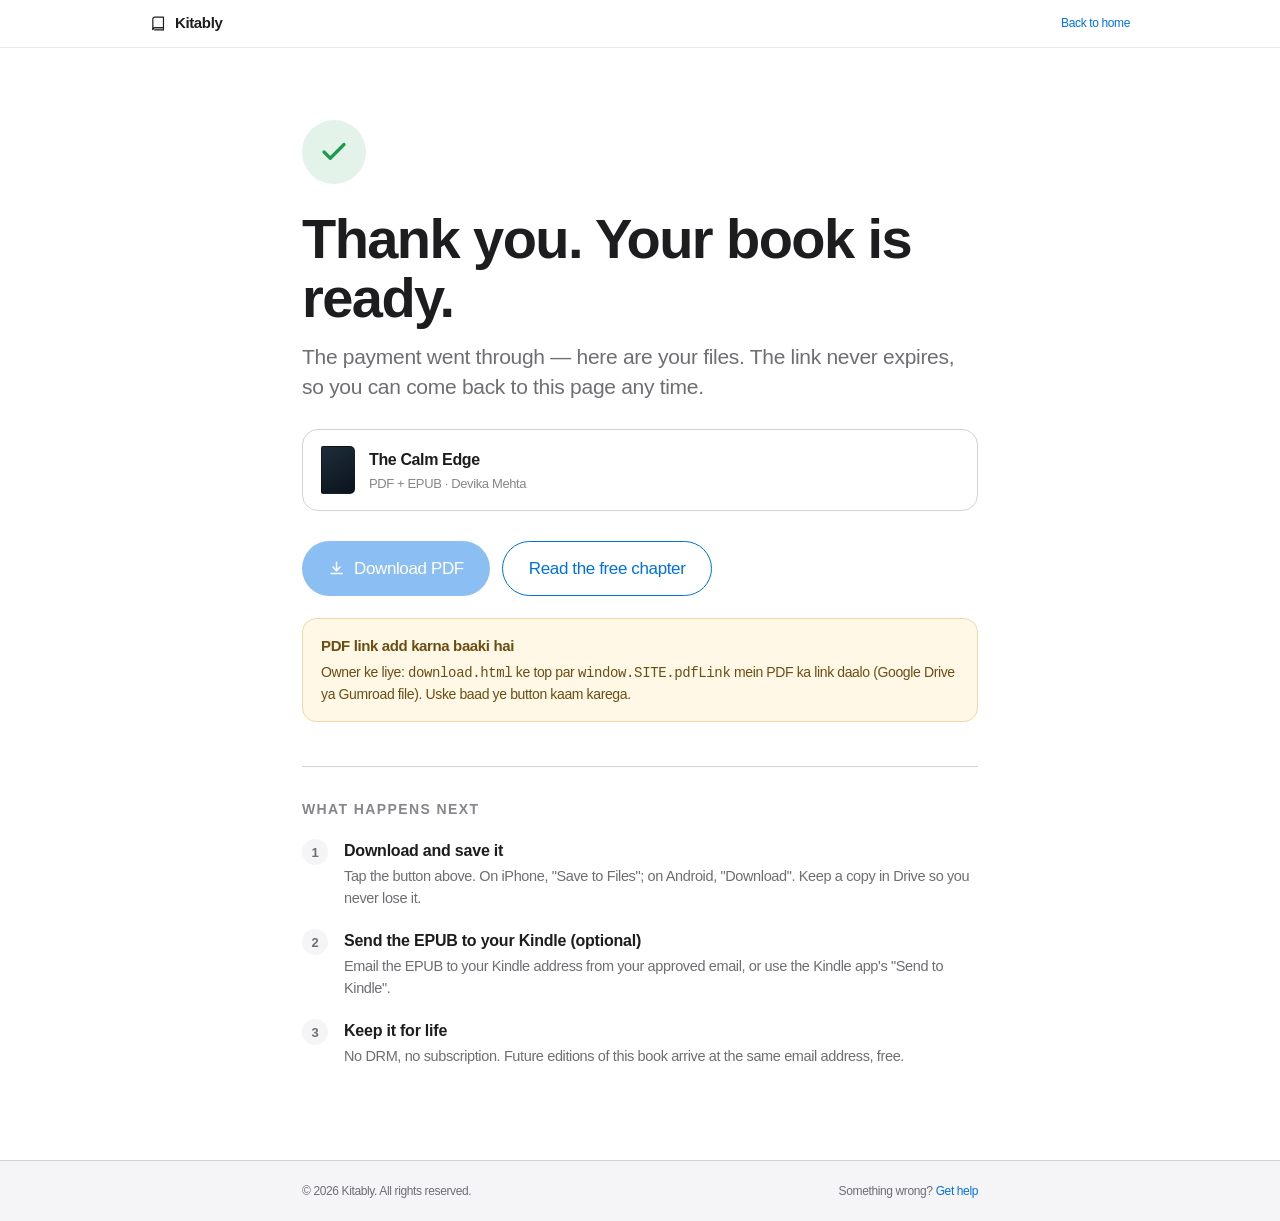
<file: download.html>
<!DOCTYPE html>
<html lang="en">
<head>
<meta charset="UTF-8">
<meta name="viewport" content="width=device-width, initial-scale=1.0">
<title>Thank you — your book is ready | Kitably</title>
<meta name="robots" content="noindex">
<meta name="theme-color" content="#ffffff">
<link rel="icon" href="data:image/svg+xml,%3Csvg xmlns='http://www.w3.org/2000/svg' viewBox='0 0 24 24'%3E%3Crect width='24' height='24' rx='6' fill='%231d1d1f'/%3E%3Cpath d='M6.5 6.2A1.6 1.6 0 0 1 8.1 4.6H18v11.2H8.1a1.6 1.6 0 0 0-1.6 1.6z' fill='none' stroke='%23ffffff' stroke-width='1.5' stroke-linejoin='round'/%3E%3C/svg%3E">
<style>
:root{
  --ink:#1d1d1f;--ink-2:#6e6e73;--ink-3:#86868b;--line:#d2d2d7;
  --grey:#f5f5f7;--blue:#0071e3;--blue-hover:#0077ed;--green:#1d9a4b;
  --font:-apple-system,BlinkMacSystemFont,"SF Pro Display","SF Pro Text","Segoe UI",Roboto,"Helvetica Neue",Arial,sans-serif;
}
*,*::before,*::after{box-sizing:border-box;margin:0;padding:0}
body{
  font-family:var(--font);background:#fff;color:var(--ink);font-size:17px;line-height:1.47059;
  letter-spacing:-.022em;-webkit-font-smoothing:antialiased;min-height:100vh;display:flex;flex-direction:column;
}
a{color:inherit;text-decoration:none}
.wrap{width:100%;max-width:720px;margin:0 auto;padding:0 22px}

.nav{height:48px;display:flex;align-items:center;border-bottom:1px solid rgba(0,0,0,.08)}
.nav__inner{max-width:1024px;width:100%;margin:0 auto;padding:0 22px;display:flex;align-items:center;gap:8px;font-size:15px;font-weight:600}
.nav svg{width:17px;height:17px}
.nav a{margin-left:auto;font-size:12px;font-weight:400;color:var(--blue)}

main{flex:1;padding:clamp(40px,7vw,72px) 0}
.tick{
  width:64px;height:64px;border-radius:50%;background:rgba(29,154,75,.12);
  display:grid;place-items:center;margin-bottom:26px;
}
.tick svg{width:30px;height:30px;color:var(--green)}
h1{font-size:clamp(34px,5.4vw,56px);line-height:1.05;font-weight:600;letter-spacing:-.028em}
.sub{margin-top:14px;font-size:clamp(17px,2vw,21px);color:var(--ink-2);letter-spacing:-.014em}
.book-line{display:flex;align-items:center;gap:14px;margin-top:26px;padding:16px 18px;border:1px solid var(--line);border-radius:16px}
.book-line b{font-weight:600;font-size:16px}
.book-line small{display:block;color:var(--ink-3);font-size:13px;margin-top:2px}
.spine{width:34px;height:48px;border-radius:2px 5px 5px 2px;background:linear-gradient(150deg,#1d2d3c,#0b131b);border:1px solid rgba(0,0,0,.2);flex:none}

.actions{display:flex;flex-wrap:wrap;gap:12px;margin-top:30px}
.btn{
  display:inline-flex;align-items:center;gap:9px;background:var(--blue);color:#fff;
  border-radius:980px;padding:14px 26px;font-size:17px;transition:background .2s,transform .2s;
}
.btn:hover{background:var(--blue-hover)}
.btn:active{transform:scale(.99)}
.btn--ghost{background:transparent;color:var(--blue);border:1px solid var(--blue)}
.btn--ghost:hover{background:rgba(0,113,227,.06)}
.btn svg{width:17px;height:17px}

.note{
  margin-top:22px;padding:16px 18px;border-radius:14px;background:#fff8e6;
  border:1px solid #f0d9a5;font-size:14px;line-height:1.5;color:#6b4e12;
}
.note b{display:block;margin-bottom:4px;font-size:15px}

.steps{margin-top:44px;border-top:1px solid var(--line);padding-top:32px}
.steps h2{font-size:14px;font-weight:600;text-transform:uppercase;letter-spacing:.1em;color:var(--ink-3);margin-bottom:20px}
.step{display:grid;grid-template-columns:28px 1fr;gap:14px;margin-bottom:20px}
.step__n{width:26px;height:26px;border-radius:50%;background:var(--grey);display:grid;place-items:center;font-size:13px;font-weight:600;color:var(--ink-2)}
.step h3{font-size:16px;font-weight:600;letter-spacing:-.014em;margin-bottom:3px}
.step p{font-size:14.5px;color:var(--ink-2);line-height:1.5}

footer{border-top:1px solid var(--line);background:var(--grey);padding:22px 0;font-size:12px;color:var(--ink-2)}
footer .wrap{display:flex;flex-wrap:wrap;gap:8px 18px;justify-content:space-between}
footer a{color:var(--blue)}
footer a:hover{text-decoration:underline}
</style>
</head>
<body>

<div class="nav">
  <div class="nav__inner">
    <svg viewBox="0 0 24 24" fill="none" stroke="currentColor" stroke-width="1.7" stroke-linecap="round" stroke-linejoin="round"><path d="M4 5.5A2.5 2.5 0 0 1 6.5 3H19v15H6.5A2.5 2.5 0 0 0 4 20.5z"/><path d="M4 20.5A2.5 2.5 0 0 1 6.5 18H19v3H6.5"/></svg>
    <span>Kitably</span>
    <a href="index.html">Back to home</a>
  </div>
</div>

<main>
  <div class="wrap">
    <div class="tick">
      <svg viewBox="0 0 24 24" fill="none" stroke="currentColor" stroke-width="2.6" stroke-linecap="round" stroke-linejoin="round"><path d="M20 6L9 17l-5-5"/></svg>
    </div>

    <h1>Thank you. Your book is ready.</h1>
    <p class="sub">The payment went through — here are your files. The link never expires, so you can come back to this page any time.</p>

    <div class="book-line">
      <span class="spine"></span>
      <div>
        <b id="bookTitle">The Calm Edge</b>
        <small id="bookMeta">PDF + EPUB · 214 pages · Devika Mehta</small>
      </div>
    </div>

    <div class="actions">
      <a class="btn" id="downloadBtn" href="#">
        <svg viewBox="0 0 24 24" fill="none" stroke="currentColor" stroke-width="2" stroke-linecap="round" stroke-linejoin="round"><path d="M12 3v12"/><path d="M7 10l5 5 5-5"/><path d="M4 19h16"/></svg>
        Download PDF
      </a>
      <a class="btn btn--ghost" href="classic.html">Read the free chapter</a>
    </div>

    <div class="note" id="pdfNote" hidden>
      <b>PDF link add karna baaki hai</b>
      Owner ke liye: <code>download.html</code> ke top par <code>window.SITE.pdfLink</code> mein PDF ka link daalo (Google Drive ya Gumroad file). Uske baad ye button kaam karega.
    </div>

    <div class="steps">
      <h2>What happens next</h2>

      <div class="step">
        <span class="step__n">1</span>
        <div>
          <h3>Download and save it</h3>
          <p>Tap the button above. On iPhone, "Save to Files"; on Android, "Download". Keep a copy in Drive so you never lose it.</p>
        </div>
      </div>

      <div class="step">
        <span class="step__n">2</span>
        <div>
          <h3>Send the EPUB to your Kindle (optional)</h3>
          <p>Email the EPUB to your Kindle address from your approved email, or use the Kindle app's "Send to Kindle".</p>
        </div>
      </div>

      <div class="step">
        <span class="step__n">3</span>
        <div>
          <h3>Keep it for life</h3>
          <p>No DRM, no subscription. Future editions of this book arrive at the same email address, free.</p>
        </div>
      </div>
    </div>
  </div>
</main>

<footer>
  <div class="wrap">
    <span>© <span id="year">2026</span> Kitably. All rights reserved.</span>
    <span>Something wrong? <a href="index.html#support">Get help</a></span>
  </div>
</footer>

<script>
/* ⚙️ PDF link yahan daalo — ya index.html ke SITE config se copy karo */
window.SITE = window.SITE || { pdfLink: "", title: "The Calm Edge", author: "Devika Mehta" };

(function () {
  var S = window.SITE || {};
  var btn = document.getElementById("downloadBtn");
  var note = document.getElementById("pdfNote");
  document.getElementById("bookTitle").textContent = S.title || "Your book";
  document.getElementById("bookMeta").textContent = "PDF + EPUB · " + (S.author || "");
  document.getElementById("year").textContent = new Date().getFullYear();

  if (S.pdfLink) {
    btn.setAttribute("href", S.pdfLink);
    btn.setAttribute("target", "_blank");
    btn.setAttribute("rel", "noopener");
  } else {
    btn.style.opacity = ".45";
    btn.style.pointerEvents = "none";
    note.hidden = false;
  }
})();
</script>
</body>
</html>
</file>
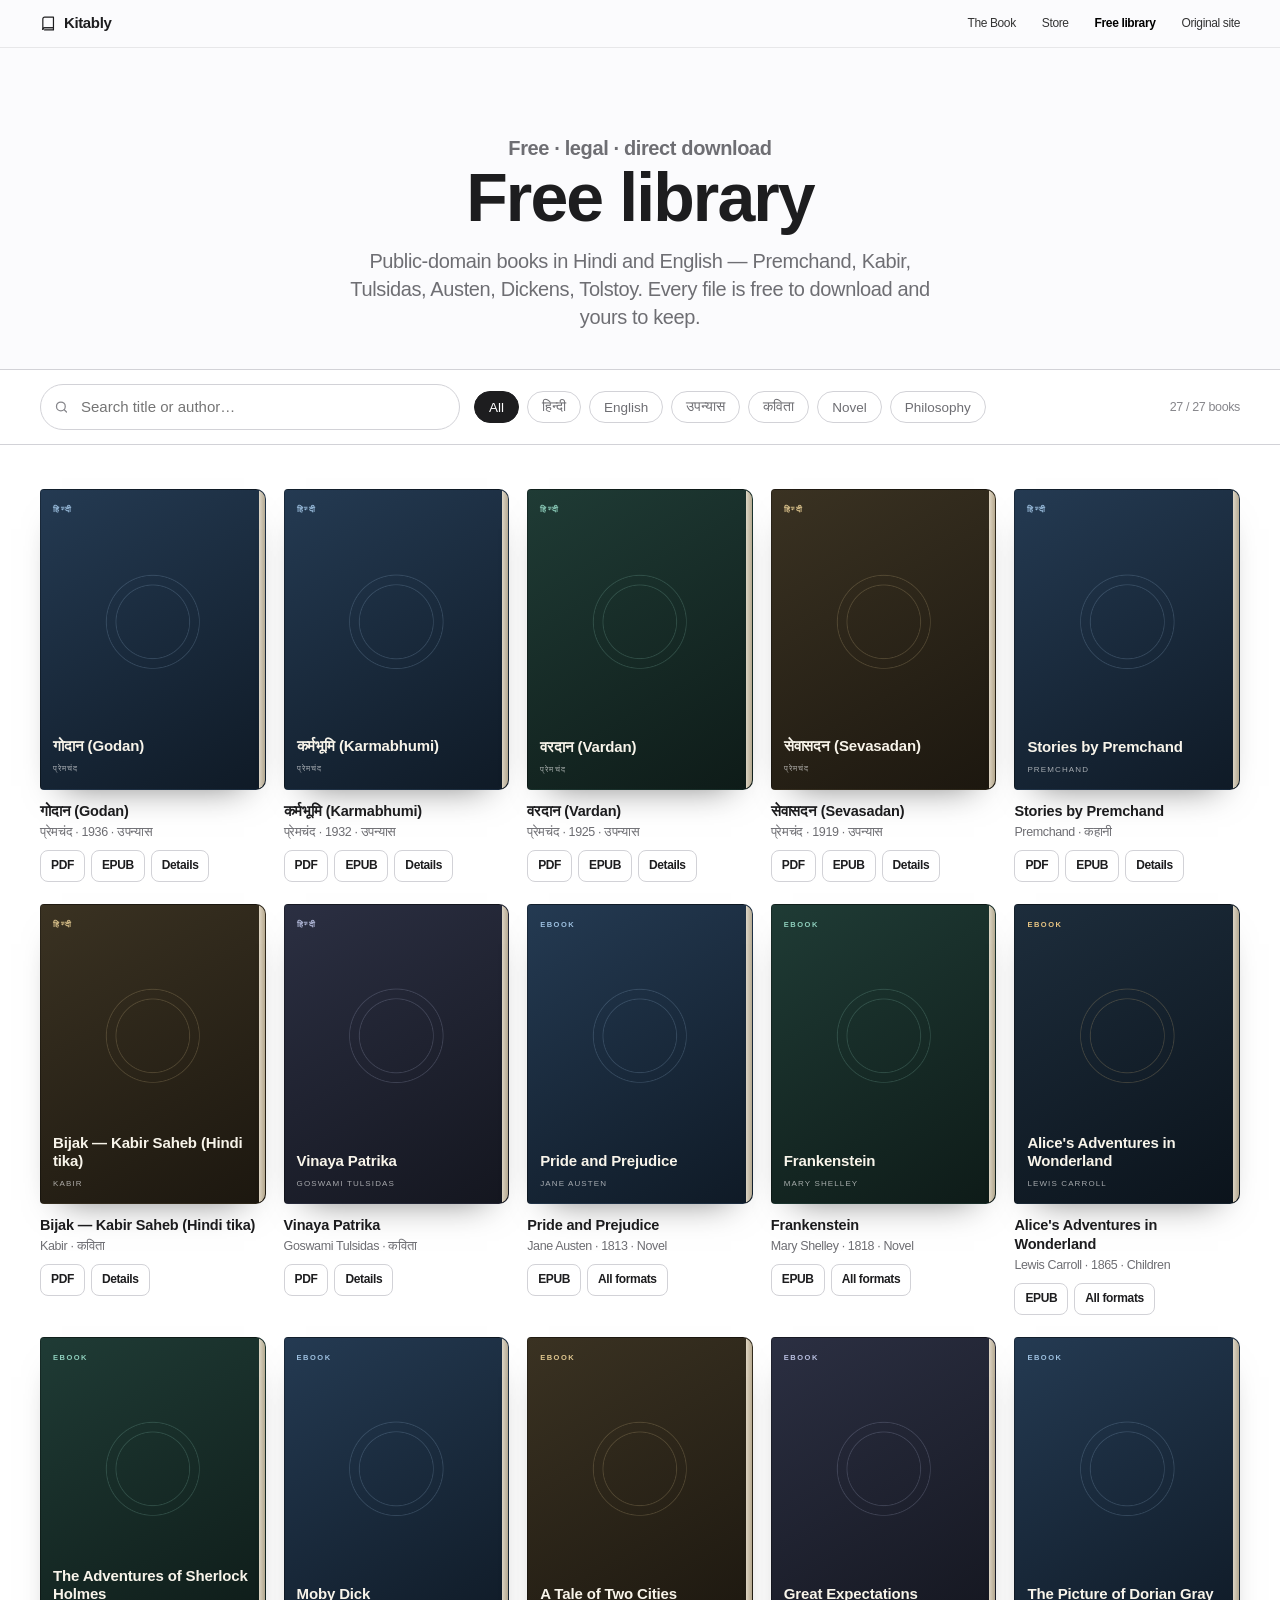
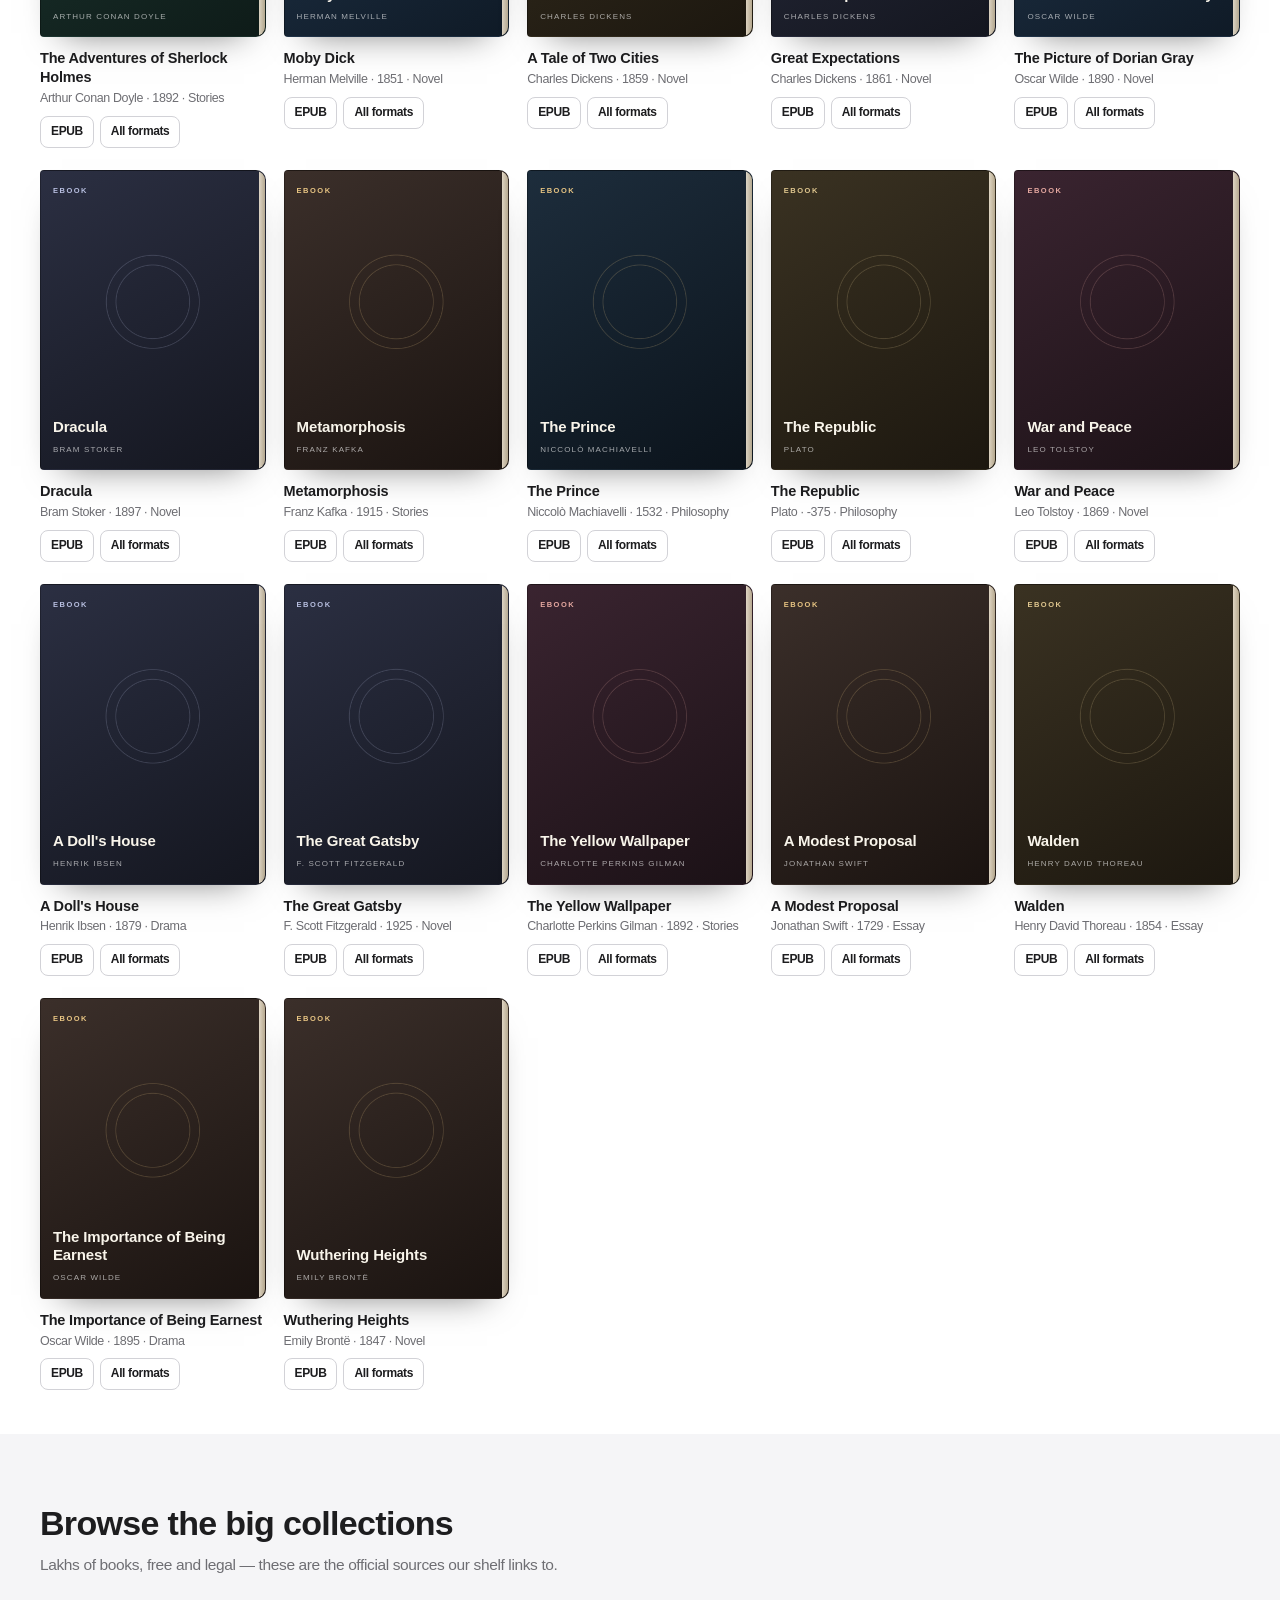
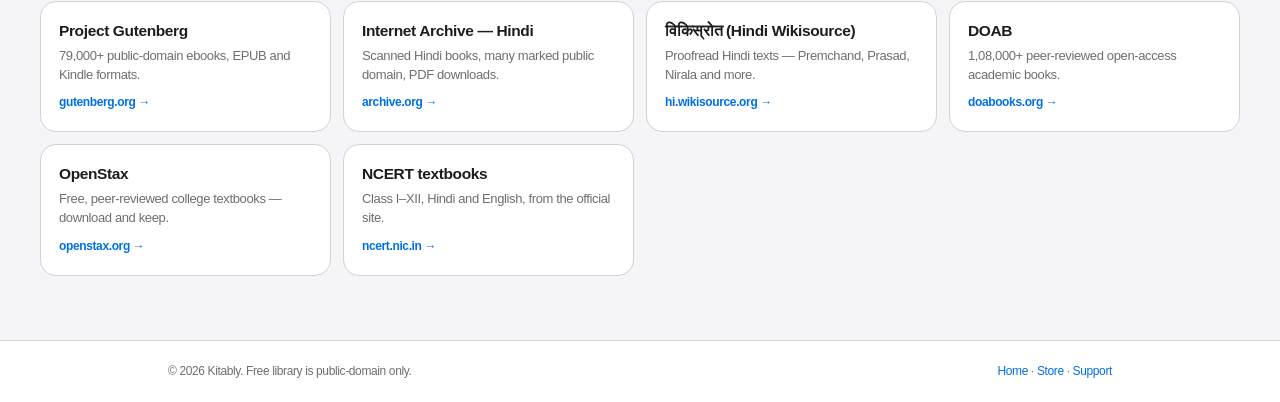
<file: library.html>
<!DOCTYPE html>
<html lang="en">
<head>
<meta charset="UTF-8">
<meta name="viewport" content="width=device-width, initial-scale=1.0">
<title>Free library — 27 verified public-domain books | Kitably</title>
<meta name="description" content="A free library of public-domain books in Hindi and English — Premchand, Kabir, Tulsidas, Austen, Dickens, Tolstoy and more. Direct PDF and EPUB downloads.">
<meta name="theme-color" content="#ffffff">
<meta property="og:title" content="Free library — Kitably">
<meta property="og:description" content="Public-domain books in Hindi and English. Direct PDF and EPUB downloads.">
<meta property="og:type" content="website">
<meta property="og:url" content="https://hqiabsi.github.io/calm-edge-ebook/library.html">
<link rel="canonical" href="https://hqiabsi.github.io/calm-edge-ebook/library.html">
<link rel="icon" href="data:image/svg+xml,%3Csvg xmlns='http://www.w3.org/2000/svg' viewBox='0 0 24 24'%3E%3Crect width='24' height='24' rx='6' fill='%231d1d1f'/%3E%3Cpath d='M6.5 6.2A1.6 1.6 0 0 1 8.1 4.6H18v11.2H8.1a1.6 1.6 0 0 0-1.6 1.6z' fill='none' stroke='%23ffffff' stroke-width='1.5' stroke-linejoin='round'/%3E%3C/svg%3E">
<style>
:root{
  --ink:#1d1d1f;--ink-2:#6e6e73;--ink-3:#86868b;--line:#d2d2d7;--grey:#f5f5f7;--grey-2:#fbfbfd;
  --blue:#0071e3;--blue-hover:#0077ed;--green:#1d9a4b;--gold:#b8860b;
  --max:1024px;--max-wide:1440px;--pad:clamp(20px,5vw,40px);
  --font:-apple-system,BlinkMacSystemFont,"SF Pro Display","SF Pro Text","Segoe UI",Roboto,"Helvetica Neue",Arial,sans-serif;
}
*,*::before,*::after{box-sizing:border-box;margin:0;padding:0}
html{scroll-behavior:smooth;-webkit-text-size-adjust:100%}
body{font-family:var(--font);background:#fff;color:var(--ink);font-size:17px;line-height:1.47059;letter-spacing:-.022em;-webkit-font-smoothing:antialiased;overflow-x:hidden}
a{color:inherit;text-decoration:none}
svg{display:block;max-width:100%}
.wrap{width:100%;max-width:var(--max);margin:0 auto;padding:0 var(--pad)}
.wrap--wide{max-width:var(--max-wide)}

/* nav */
.nav{position:sticky;top:0;z-index:100;height:48px;background:rgba(251,251,253,.85);-webkit-backdrop-filter:saturate(180%) blur(20px);backdrop-filter:saturate(180%) blur(20px);border-bottom:1px solid rgba(0,0,0,.08)}
.nav__inner{max-width:var(--max-wide);margin:0 auto;padding:0 var(--pad);height:100%;display:flex;align-items:center;gap:26px}
.nav__logo{display:flex;align-items:center;gap:7px;font-size:15px;font-weight:600}
.nav__logo svg{width:17px;height:17px}
.nav__links{display:flex;align-items:center;gap:26px;margin-left:auto}
.nav__links a{font-size:12px;color:rgba(0,0,0,.8);transition:color .2s}
.nav__links a:hover,.nav__links a.is-active{color:#000}
.nav__links a.is-active{font-weight:600}
@media(max-width:834px){.nav__links a:not(.is-active){display:none}}

/* hero */
.hero{background:var(--grey-2);padding:clamp(38px,6vw,72px) 0 clamp(26px,3vw,38px);text-align:center;border-bottom:1px solid var(--line)}
.hero h1{font-size:clamp(38px,6vw,68px);line-height:1.05;font-weight:600;letter-spacing:-.028em}
.hero p{margin:14px auto 0;max-width:600px;font-size:clamp(16px,1.9vw,20px);color:var(--ink-2);line-height:1.4}
.eyebrow{font-size:13px;font-weight:600;color:var(--gold);margin-bottom:10px}

/* search + chips */
.tools{position:sticky;top:48px;z-index:90;background:rgba(255,255,255,.92);-webkit-backdrop-filter:blur(18px);backdrop-filter:blur(18px);border-bottom:1px solid var(--line);padding:14px 0}
.tools__inner{max-width:var(--max-wide);margin:0 auto;padding:0 var(--pad);display:flex;gap:12px;align-items:center;flex-wrap:wrap}
.search{position:relative;flex:1 1 280px;max-width:420px;min-width:0}
.search svg{position:absolute;left:14px;top:50%;transform:translateY(-50%);width:15px;height:15px;color:var(--ink-3)}
.search input{width:100%;padding:11px 14px 11px 40px;border-radius:999px;border:1px solid var(--line);background:#fff;font:inherit;font-size:15px;color:var(--ink)}
.search input:focus{outline:none;border-color:var(--blue);box-shadow:0 0 0 3px rgba(0,113,227,.15)}
.chips{display:flex;gap:8px;overflow-x:auto;scrollbar-width:none;padding:2px}
.chips::-webkit-scrollbar{display:none}
.chip{border:1px solid var(--line);border-radius:999px;padding:7px 14px;font-size:13.5px;font-weight:500;color:var(--ink-2);white-space:nowrap;background:#fff;cursor:pointer;transition:.18s}
.chip:hover{border-color:var(--ink-3);color:var(--ink)}
.chip.is-active{background:var(--ink);border-color:var(--ink);color:#fff}
.count{font-size:12.5px;color:var(--ink-3);margin-left:auto;white-space:nowrap}

/* grid */
.grid{display:grid;grid-template-columns:repeat(auto-fill,minmax(215px,1fr));gap:22px 18px;padding:clamp(26px,4vw,44px) 0}
.card{display:flex;flex-direction:column;min-width:0}
.card.hide{display:none}
.cover{position:relative;aspect-ratio:3/4;border-radius:4px 10px 10px 4px;overflow:hidden;background-image:linear-gradient(150deg,var(--c1),var(--c2));border:1px solid rgba(0,0,0,.12);box-shadow:0 18px 34px -22px rgba(0,0,0,.55);display:flex;flex-direction:column;padding:14px 12px;transition:transform .3s cubic-bezier(.2,.8,.2,1)}
.card:hover .cover{transform:translateY(-4px)}
.cover__edge{position:absolute;top:0;right:0;bottom:0;width:6px;background-image:linear-gradient(90deg,#f2e8d5,#c6b89c);opacity:.9}
.cover::after{content:"";position:absolute;left:50%;top:44%;width:44%;aspect-ratio:1;transform:translate(-50%,-50%);border-radius:50%;pointer-events:none;opacity:.2;background:radial-gradient(circle,transparent 52%,var(--acc) 53%,transparent 54.5%,transparent 66%,var(--acc) 67%,transparent 68.5%)}
.cover__kicker{position:relative;z-index:1;font-size:7.5px;letter-spacing:.2em;text-transform:uppercase;color:var(--acc);font-weight:600}
.cover__title{position:relative;z-index:1;margin-top:auto;font-size:15px;line-height:1.2;font-weight:600;color:#f8f4ea;letter-spacing:-.01em}
.cover__author{position:relative;z-index:1;margin-top:8px;font-size:8px;letter-spacing:.14em;text-transform:uppercase;color:rgba(255,255,255,.62)}
.card__title{margin-top:12px;font-size:14.5px;font-weight:600;letter-spacing:-.012em;line-height:1.3;color:var(--ink)}
.card__meta{margin-top:3px;font-size:12.5px;color:var(--ink-2);line-height:1.35}
.card__row{display:flex;gap:6px;margin-top:9px;flex-wrap:wrap}
.dl{display:inline-flex;align-items:center;gap:5px;font-size:12px;font-weight:600;padding:6px 10px;border-radius:8px;border:1px solid var(--line);color:var(--ink);transition:.18s;background:#fff}
.dl:hover{background:var(--ink);color:#fff;border-color:var(--ink)}
.dl svg{width:11px;height:11px}
.dl--none{opacity:.4;pointer-events:none}
.empty{grid-column:1/-1;text-align:center;padding:60px 20px;color:var(--ink-2);border:1px dashed var(--line);border-radius:18px}
.empty b{display:block;font-size:20px;color:var(--ink);margin-bottom:6px;font-weight:600}

/* collections */
.collections{background:var(--grey);padding:clamp(38px,5vw,64px) 0}
.collections h2{font-size:clamp(24px,3vw,34px);font-weight:600;letter-spacing:-.02em;margin-bottom:6px}
.collections p.sub{color:var(--ink-2);font-size:15.5px;margin-bottom:24px}
.cgrid{display:grid;grid-template-columns:repeat(auto-fill,minmax(240px,1fr));gap:12px}
.citem{background:#fff;border:1px solid var(--line);border-radius:16px;padding:18px;transition:.2s}
.citem:hover{transform:translateY(-2px);box-shadow:0 16px 34px -24px rgba(0,0,0,.4)}
.citem b{display:block;font-size:15.5px;font-weight:600;margin-bottom:4px}
.citem span{font-size:13px;color:var(--ink-2);line-height:1.45;display:block}
.citem i{display:inline-block;margin-top:10px;font-style:normal;font-size:12px;font-weight:600;color:var(--blue)}

/* footer */
footer{border-top:1px solid var(--line);background:#fff;font-size:12px;color:var(--ink-2);padding:22px 0}
footer .wrap{display:flex;flex-wrap:wrap;gap:8px 18px;justify-content:space-between}
footer a{color:var(--blue)}
footer a:hover{text-decoration:underline}
</style>
</head>
<body>

<header class="nav">
  <div class="nav__inner">
    <a class="nav__logo" href="index.html">
      <svg viewBox="0 0 24 24" fill="none" stroke="currentColor" stroke-width="1.7" stroke-linecap="round" stroke-linejoin="round"><path d="M4 5.5A2.5 2.5 0 0 1 6.5 3H19v15H6.5A2.5 2.5 0 0 0 4 20.5z"/><path d="M4 20.5A2.5 2.5 0 0 1 6.5 18H19v3H6.5"/></svg>
      <span>Kitably</span>
    </a>
    <nav class="nav__links">
      <a href="index.html">The Book</a>
      <a href="store.html">Store</a>
      <a href="library.html" class="is-active">Free library</a>
      <a href="classic.html">Original site</a>
    </nav>
  </div>
</header>

<section class="hero">
  <div class="wrap">
    <p class="eyebrow">Free · legal · direct download</p>
    <h1>Free library</h1>
    <p>Public-domain books in Hindi and English — Premchand, Kabir, Tulsidas, Austen, Dickens, Tolstoy. Every file is free to download and yours to keep.</p>
  </div>
</section>

<div class="tools">
  <div class="tools__inner">
    <label class="search">
      <svg viewBox="0 0 24 24" fill="none" stroke="currentColor" stroke-width="2" stroke-linecap="round"><circle cx="11" cy="11" r="7"/><path d="M20 20l-3.6-3.6"/></svg>
      <input type="search" id="q" placeholder="Search title or author…" autocomplete="off" aria-label="Search books">
    </label>
    <div class="chips" id="chips">
      <button class="chip is-active" data-f="all">All</button>
      <button class="chip" data-f="hi">हिन्दी</button>
      <button class="chip" data-f="en">English</button>
      <button class="chip" data-f="उपन्यास">उपन्यास</button>
      <button class="chip" data-f="कविता">कविता</button>
      <button class="chip" data-f="Novel">Novel</button>
      <button class="chip" data-f="Philosophy">Philosophy</button>
    </div>
    <span class="count" id="count"></span>
  </div>
</div>

<div class="wrap wrap--wide">
  <div class="grid" id="grid"></div>
</div>

<section class="collections">
  <div class="wrap wrap--wide">
    <h2>Browse the big collections</h2>
    <p class="sub">Lakhs of books, free and legal — these are the official sources our shelf links to.</p>
    <div class="cgrid">
      <a class="citem" href="https://www.gutenberg.org/" target="_blank" rel="noopener">
        <b>Project Gutenberg</b><span>79,000+ public-domain ebooks, EPUB and Kindle formats.</span><i>gutenberg.org →</i>
      </a>
      <a class="citem" href="https://archive.org/details/booksbylanguage_hindi" target="_blank" rel="noopener">
        <b>Internet Archive — Hindi</b><span>Scanned Hindi books, many marked public domain, PDF downloads.</span><i>archive.org →</i>
      </a>
      <a class="citem" href="https://hi.wikisource.org/" target="_blank" rel="noopener">
        <b>विकिस्रोत (Hindi Wikisource)</b><span>Proofread Hindi texts — Premchand, Prasad, Nirala and more.</span><i>hi.wikisource.org →</i>
      </a>
      <a class="citem" href="https://www.doabooks.org/" target="_blank" rel="noopener">
        <b>DOAB</b><span>1,08,000+ peer-reviewed open-access academic books.</span><i>doabooks.org →</i>
      </a>
      <a class="citem" href="https://openstax.org/" target="_blank" rel="noopener">
        <b>OpenStax</b><span>Free, peer-reviewed college textbooks — download and keep.</span><i>openstax.org →</i>
      </a>
      <a class="citem" href="https://ncert.nic.in/textbook.php" target="_blank" rel="noopener">
        <b>NCERT textbooks</b><span>Class I–XII, Hindi and English, from the official site.</span><i>ncert.nic.in →</i>
      </a>
    </div>
  </div>
</section>

<footer>
  <div class="wrap">
    <span>© <span id="year">2026</span> Kitably. Free library is public-domain only.</span>
    <span><a href="index.html">Home</a> · <a href="store.html">Store</a> · <a href="index.html#support">Support</a></span>
  </div>
</footer>

<script>
/* ============================================================
   📚 CATALOG
   Har book public domain hai — download link seedha file par jaata hai.
   Naya book add karna ho to isi array mein ek object daal do.
   ============================================================ */
var BOOKS = [{"t":"गोदान (Godan)","kw":"premchand godan hindi upanyas novel","a":"प्रेमचंद","lang":"hi","cat":"उपन्यास","year":"1936","src":"archive","id":"godan_premchand","pdf":"Godan - Premchand.pdf","epub":"Godan - Premchand.epub"},{"t":"कर्मभूमि (Karmabhumi)","kw":"premchand karmabhumi karmabhoomi hindi novel","a":"प्रेमचंद","lang":"hi","cat":"उपन्यास","year":"1932","src":"archive","id":"premchand-karmabhumi","pdf":"Premchand - Karmabhumi1.1.pdf","epub":"Premchand - Karmabhumi1.1.epub"},{"t":"वरदान (Vardan)","kw":"premchand vardan hindi novel","a":"प्रेमचंद","lang":"hi","cat":"उपन्यास","year":"1925","src":"archive","id":"premchand-vardan","pdf":"Premchand - Vardan1.1.pdf","epub":"Premchand - Vardan1.1.epub"},{"t":"सेवासदन (Sevasadan)","kw":"premchand sevasadan seva sadan hindi novel","a":"प्रेमचंद","lang":"hi","cat":"उपन्यास","year":"1919","src":"archive","id":"premchand-sevasadan","pdf":"Premchand - Sevasadan1.1.pdf","epub":"Premchand - Sevasadan1.1.epub"},{"t":"Stories by Premchand","kw":"premchand kahani stories hindi","a":"Premchand","lang":"hi","cat":"कहानी","year":"","src":"archive","id":"StoriesByPremchand","pdf":"StoriesByPremchand.pdf","epub":"StoriesByPremchand.epub"},{"t":"Bijak — Kabir Saheb (Hindi tika)","kw":"kabir bijak doha sakhi hindi poetry bhakti","a":"Kabir","lang":"hi","cat":"कविता","year":"","src":"archive","id":"Bijak.Kabir.Saheb.with.Hindi.Tika","pdf":"Bijak.Kabir.Saheb.with.Hindi.Tika.pdf","epub":null},{"t":"Vinaya Patrika","kw":"tulsidas vinay patrika hindi bhakti poetry ram","a":"Goswami Tulsidas","lang":"hi","cat":"कविता","year":"","src":"archive","id":"Vinaya.Patrika.by.Goswami.Tulsidas.with.Bhavar","pdf":"Vinaya.Patrika.by.Goswami.Tulsidas.with.Bhavar.pdf","epub":null},{"t":"Pride and Prejudice","a":"Jane Austen","lang":"en","cat":"Novel","year":"1813","src":"gutenberg","id":1342,"pdf":null,"epub":null},{"t":"Frankenstein","a":"Mary Shelley","lang":"en","cat":"Novel","year":"1818","src":"gutenberg","id":84,"pdf":null,"epub":null},{"t":"Alice's Adventures in Wonderland","a":"Lewis Carroll","lang":"en","cat":"Children","year":"1865","src":"gutenberg","id":11,"pdf":null,"epub":null},{"t":"The Adventures of Sherlock Holmes","a":"Arthur Conan Doyle","lang":"en","cat":"Stories","year":"1892","src":"gutenberg","id":1661,"pdf":null,"epub":null},{"t":"Moby Dick","a":"Herman Melville","lang":"en","cat":"Novel","year":"1851","src":"gutenberg","id":2701,"pdf":null,"epub":null},{"t":"A Tale of Two Cities","a":"Charles Dickens","lang":"en","cat":"Novel","year":"1859","src":"gutenberg","id":98,"pdf":null,"epub":null},{"t":"Great Expectations","a":"Charles Dickens","lang":"en","cat":"Novel","year":"1861","src":"gutenberg","id":1400,"pdf":null,"epub":null},{"t":"The Picture of Dorian Gray","a":"Oscar Wilde","lang":"en","cat":"Novel","year":"1890","src":"gutenberg","id":174,"pdf":null,"epub":null},{"t":"Dracula","a":"Bram Stoker","lang":"en","cat":"Novel","year":"1897","src":"gutenberg","id":345,"pdf":null,"epub":null},{"t":"Metamorphosis","a":"Franz Kafka","lang":"en","cat":"Stories","year":"1915","src":"gutenberg","id":5200,"pdf":null,"epub":null},{"t":"The Prince","a":"Niccolò Machiavelli","lang":"en","cat":"Philosophy","year":"1532","src":"gutenberg","id":1232,"pdf":null,"epub":null},{"t":"The Republic","a":"Plato","lang":"en","cat":"Philosophy","year":"-375","src":"gutenberg","id":1497,"pdf":null,"epub":null},{"t":"War and Peace","a":"Leo Tolstoy","lang":"en","cat":"Novel","year":"1869","src":"gutenberg","id":2600,"pdf":null,"epub":null},{"t":"A Doll's House","a":"Henrik Ibsen","lang":"en","cat":"Drama","year":"1879","src":"gutenberg","id":2542,"pdf":null,"epub":null},{"t":"The Great Gatsby","a":"F. Scott Fitzgerald","lang":"en","cat":"Novel","year":"1925","src":"gutenberg","id":64317,"pdf":null,"epub":null},{"t":"The Yellow Wallpaper","a":"Charlotte Perkins Gilman","lang":"en","cat":"Stories","year":"1892","src":"gutenberg","id":1952,"pdf":null,"epub":null},{"t":"A Modest Proposal","a":"Jonathan Swift","lang":"en","cat":"Essay","year":"1729","src":"gutenberg","id":1080,"pdf":null,"epub":null},{"t":"Walden","a":"Henry David Thoreau","lang":"en","cat":"Essay","year":"1854","src":"gutenberg","id":205,"pdf":null,"epub":null},{"t":"The Importance of Being Earnest","a":"Oscar Wilde","lang":"en","cat":"Drama","year":"1895","src":"gutenberg","id":844,"pdf":null,"epub":null},{"t":"Wuthering Heights","a":"Emily Brontë","lang":"en","cat":"Novel","year":"1847","src":"gutenberg","id":768,"pdf":null,"epub":null}];

var PALETTE = [
  ["#1d2d3c","#0b131b","#e8c583"], ["#3b2f2a","#1a1310","#e8c583"],
  ["#1f3b35","#0e1b18","#8fd0bd"], ["#3a2430","#1b1116","#e5a8a0"],
  ["#243a52","#0f1a26","#9dc0e0"], ["#3a3222","#1c170f","#e0c78f"],
  ["#2b2f42","#14161f","#b8bfe0"], ["#2e3324","#14170f","#c3d08a"]
];

function hash(s){ var h=0; for (var i=0;i<s.length;i++){ h=(h*31+s.charCodeAt(i))|0; } return Math.abs(h); }
function esc(s){ return String(s).replace(/&/g,"&amp;").replace(/</g,"&lt;").replace(/>/g,"&gt;").replace(/"/g,"&quot;"); }

function dlLinks(b){
  var out = [];
  if (b.src === "archive"){
    if (b.pdf)  out.push('<a class="dl" href="https://archive.org/download/'+encodeURIComponent(b.id)+'/'+encodeURIComponent(b.pdf)+'" target="_blank" rel="noopener">PDF</a>');
    if (b.epub) out.push('<a class="dl" href="https://archive.org/download/'+encodeURIComponent(b.id)+'/'+encodeURIComponent(b.epub)+'" target="_blank" rel="noopener">EPUB</a>');
    out.push('<a class="dl" href="https://archive.org/details/'+encodeURIComponent(b.id)+'" target="_blank" rel="noopener">Details</a>');
  } else {
    out.push('<a class="dl" href="https://www.gutenberg.org/ebooks/'+b.id+'.epub.noimages" target="_blank" rel="noopener">EPUB</a>');
    out.push('<a class="dl" href="https://www.gutenberg.org/ebooks/'+b.id+'" target="_blank" rel="noopener">All formats</a>');
  }
  return out.join("");
}

function card(b){
  var p = PALETTE[hash(b.t) % PALETTE.length];
  return '<article class="card" data-lang="'+b.lang+'" data-cat="'+esc(b.cat)+'" data-q="'+esc((b.t+" "+b.a+" "+b.cat+" "+b.year+" "+(b.kw||"")).toLowerCase())+'">'
    + '<div class="cover" style="--c1:'+p[0]+';--c2:'+p[1]+';--acc:'+p[2]+'">'
    +   '<span class="cover__edge"></span>'
    +   '<span class="cover__kicker">'+(b.lang==="hi"?"हिन्दी":"eBook")+'</span>'
    +   '<span class="cover__title">'+esc(b.t)+'</span>'
    +   '<span class="cover__author">'+esc(b.a)+'</span>'
    + '</div>'
    + '<h3 class="card__title">'+esc(b.t)+'</h3>'
    + '<p class="card__meta">'+esc(b.a)+(b.year?' · '+esc(b.year):'')+' · '+esc(b.cat)+'</p>'
    + '<div class="card__row">'+dlLinks(b)+'</div>'
    + '</article>';
}

(function(){
  var grid = document.getElementById("grid");
  var q = document.getElementById("q");
  var chips = document.getElementById("chips");
  var countEl = document.getElementById("count");
  document.getElementById("year").textContent = new Date().getFullYear();

  grid.innerHTML = BOOKS.map(card).join("") +
    '<div class="empty" id="empty" hidden><b>Kuch nahi mila</b>Doosra shabd try karo, ya filter hata do.</div>';

  var cards = Array.prototype.slice.call(grid.querySelectorAll(".card"));
  var empty = document.getElementById("empty");
  var filter = "all";

  function apply(){
    var term = (q.value || "").trim().toLowerCase();
    var shown = 0;
    cards.forEach(function(c){
      var okF = filter === "all" || c.dataset.lang === filter || c.dataset.cat === filter;
      var okQ = !term || c.dataset.q.indexOf(term) > -1;
      var show = okF && okQ;
      c.classList.toggle("hide", !show);
      if (show) shown++;
    });
    empty.hidden = shown !== 0;
    countEl.textContent = shown + " / " + BOOKS.length + " books";
  }

  q.addEventListener("input", apply);
  chips.addEventListener("click", function(e){
    var b = e.target.closest(".chip");
    if (!b) return;
    Array.prototype.forEach.call(chips.querySelectorAll(".chip"), function(x){ x.classList.remove("is-active"); });
    b.classList.add("is-active");
    filter = b.dataset.f;
    apply();
  });

  apply();
})();
</script>
</body>
</html>
</file>
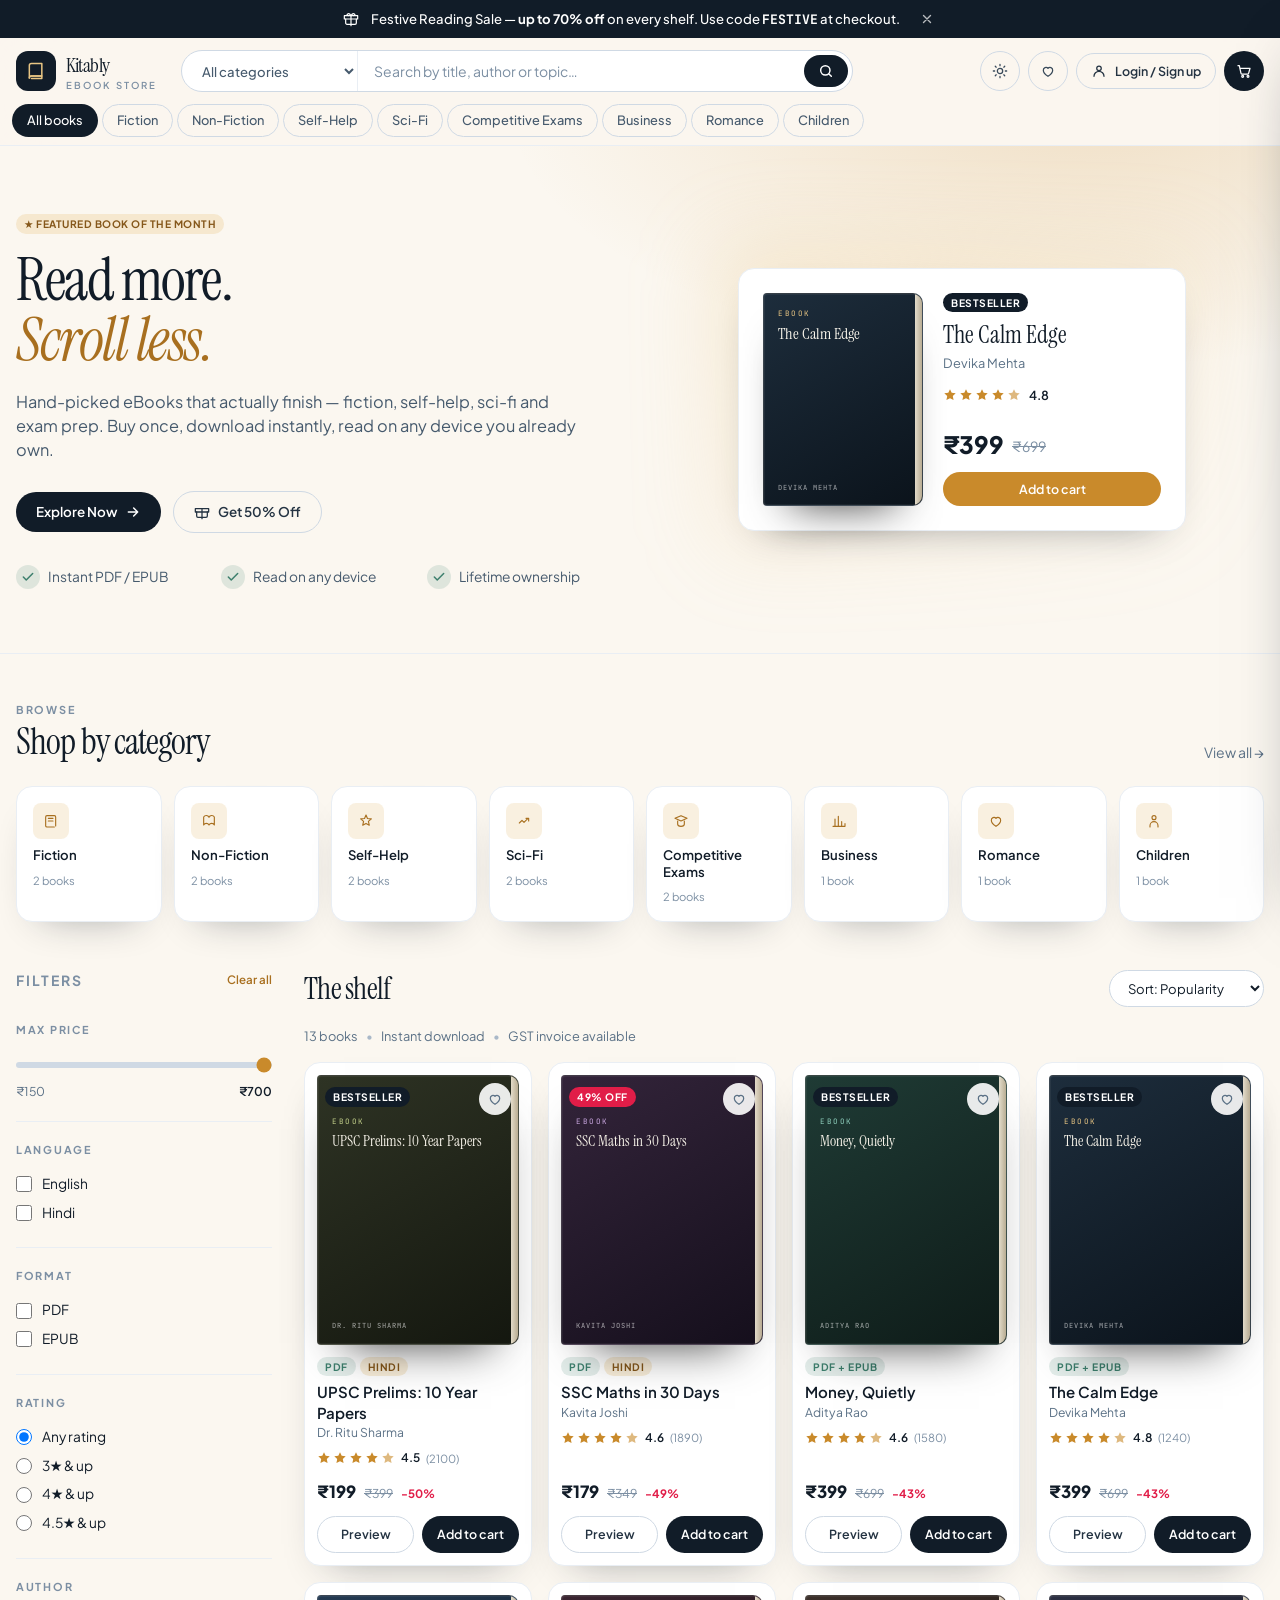
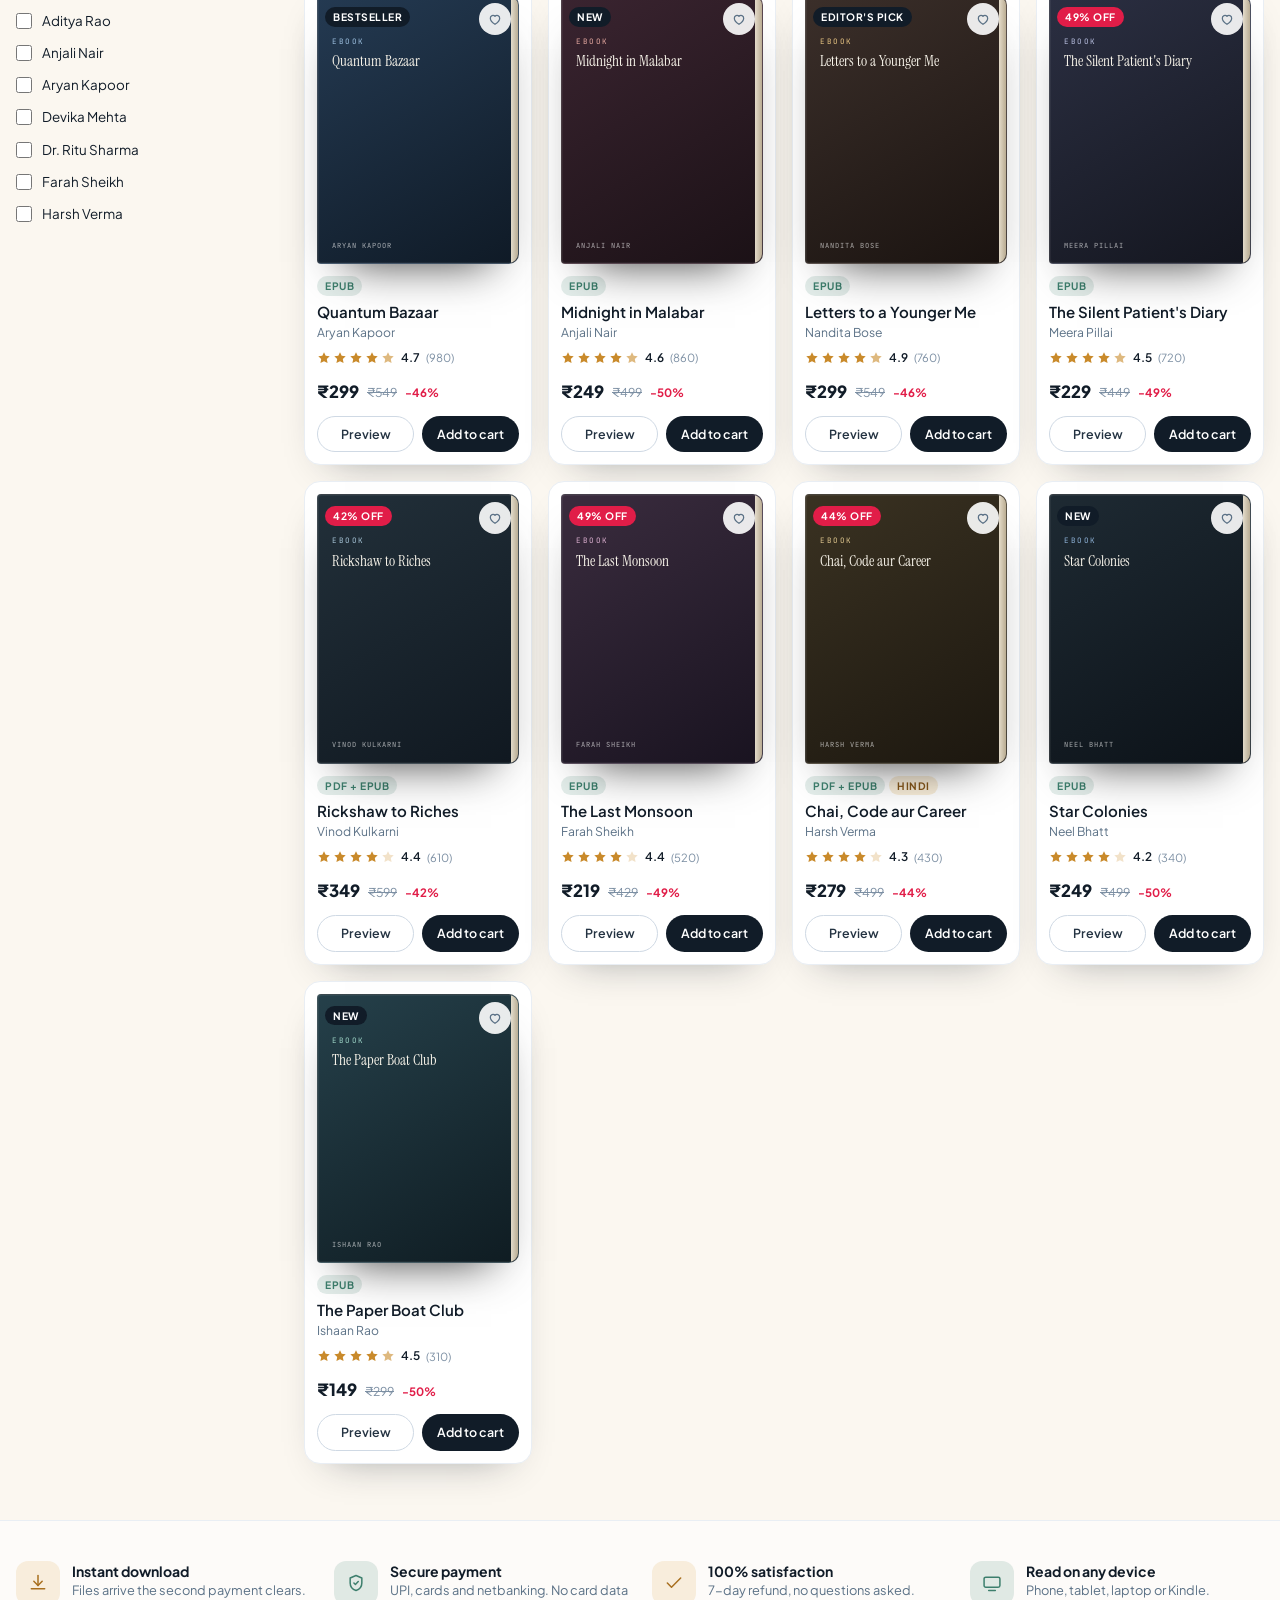
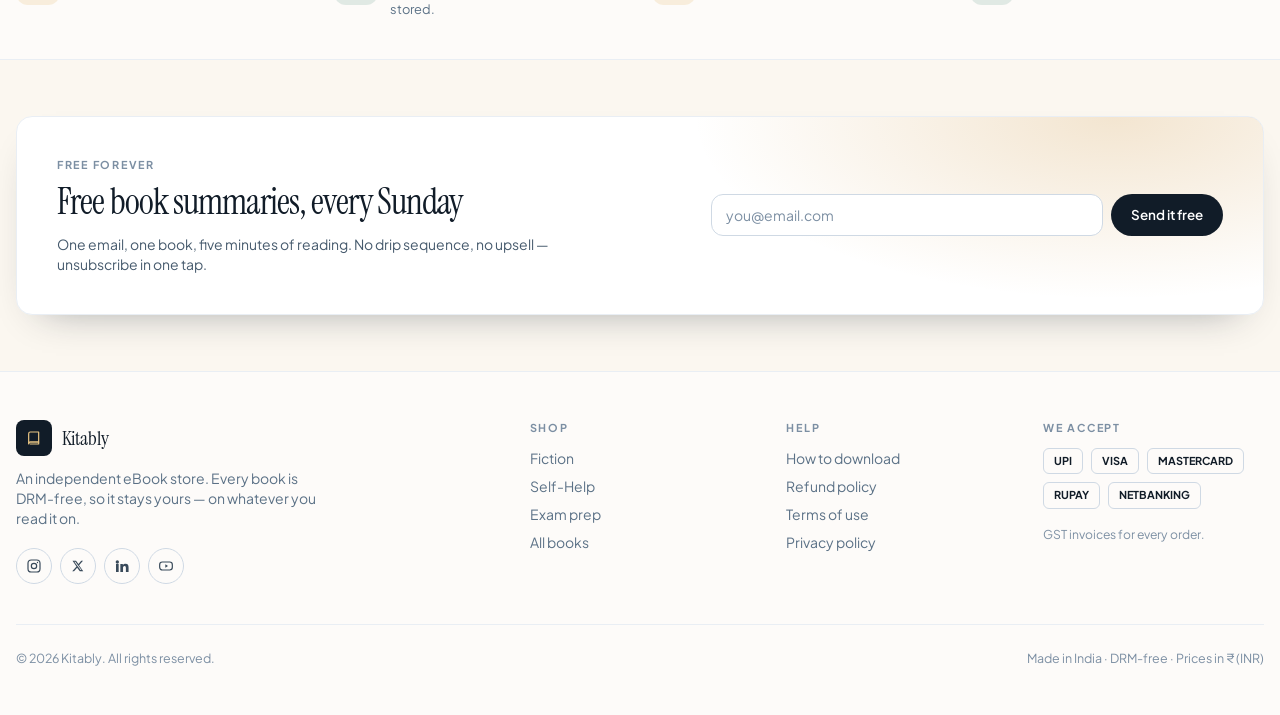
<file: store.html>
<!DOCTYPE html>
<html lang="en" class="">
<head>
<meta charset="UTF-8">
<meta name="viewport" content="width=device-width, initial-scale=1.0">
<title>Kitably — eBook Store | Buy eBooks, Instant PDF &amp; EPUB Download</title>
<meta name="description" content="Kitably is an online eBook store — bestsellers, self-help, fiction, sci-fi and competitive exam books. Instant PDF + EPUB download, read on any device, lifetime ownership.">
<meta name="theme-color" content="#0a1017">
<link rel="icon" href="data:image/svg+xml,%3Csvg xmlns='http://www.w3.org/2000/svg' viewBox='0 0 24 24'%3E%3Crect width='24' height='24' rx='6' fill='%23111c28'/%3E%3Cpath d='M6.5 6.2A1.6 1.6 0 0 1 8.1 4.6H18v11.2H8.1a1.6 1.6 0 0 0-1.6 1.6z' fill='none' stroke='%23e8c583' stroke-width='1.5' stroke-linejoin='round'/%3E%3C/svg%3E">
<link rel="preconnect" href="https://fonts.googleapis.com">
<link rel="preconnect" href="https://fonts.gstatic.com" crossorigin>
<link href="https://fonts.googleapis.com/css2?family=Instrument+Serif:ital@0;1&family=Plus+Jakarta+Sans:wght@400;500;600;700;800&family=JetBrains+Mono:wght@400;500&display=swap" rel="stylesheet">
<script>
/* ⚙️ Payment link yahan daalo — store ka checkout isse use karta hai */
window.SITE = { paymentLink: "", pdfLink: "", whatsapp: "", upiId: "" };
</script>
<link rel="stylesheet" href="store.css">
</head>
<body class="min-h-screen">

<!-- ============================================================
     1. ANNOUNCEMENT BAR
     ============================================================ -->
<div id="announce" class="relative z-40 bg-ink-900 text-white dark:bg-gold-300 dark:text-ink-900">
  <div class="mx-auto flex max-w-8xl items-center justify-center gap-3 px-4 py-2 text-center text-[0.78rem] font-medium sm:text-[0.82rem]">
    <svg class="hidden h-4 w-4 shrink-0 sm:block" viewBox="0 0 24 24" fill="none" stroke="currentColor" stroke-width="1.8" stroke-linecap="round" stroke-linejoin="round"><path d="M20 12v6a2 2 0 0 1-2 2H6a2 2 0 0 1-2-2v-6"/><path d="M2 7h20v5H2z"/><path d="M12 22V7"/><path d="M12 7S9.5 3 7 4.5 8 7 8 7"/><path d="M12 7s2.5-4 5-2.5S16 7 16 7"/></svg>
    <span>Festive Reading Sale — <strong>up to 70% off</strong> on every shelf. Use code <strong class="font-mono">FESTIVE</strong> at checkout.</span>
    <button id="announceClose" class="ml-1 shrink-0 rounded-full p-1 opacity-70 transition hover:opacity-100" aria-label="Dismiss announcement">
      <svg class="h-3.5 w-3.5" viewBox="0 0 24 24" fill="none" stroke="currentColor" stroke-width="2.4" stroke-linecap="round"><path d="M6 6l12 12M18 6L6 18"/></svg>
    </button>
  </div>
</div>

<!-- ============================================================
     2. HEADER
     ============================================================ -->
<header class="sticky top-0 z-30 border-b border-ink-100 bg-paper/90 backdrop-blur-xl dark:border-white/10 dark:bg-ink-950/90">
  <div class="mx-auto max-w-8xl px-4">
    <!-- top row -->
    <div class="flex flex-wrap items-center gap-3 py-3 lg:flex-nowrap lg:gap-6">
      <!-- brand -->
      <a href="index.html" class="flex shrink-0 items-center gap-2.5">
        <span class="grid h-10 w-10 place-items-center rounded-xl bg-ink-900 text-gold-300 shadow-soft dark:bg-gold-300 dark:text-ink-900">
          <svg class="h-5 w-5" viewBox="0 0 24 24" fill="none" stroke="currentColor" stroke-width="1.8" stroke-linecap="round" stroke-linejoin="round"><path d="M4 5.5A2.5 2.5 0 0 1 6.5 3H19v15H6.5A2.5 2.5 0 0 0 4 20.5z"/><path d="M4 20.5A2.5 2.5 0 0 1 6.5 18H19v3H6.5"/></svg>
        </span>
        <span class="leading-none">
          <span class="block font-display text-xl tracking-tight">Kitably</span>
          <span class="mt-0.5 hidden text-[0.6rem] font-semibold uppercase tracking-[0.22em] text-ink-400 sm:block dark:text-slate-500">eBook Store</span>
        </span>
      </a>

      <!-- search -->
      <form id="searchForm" class="order-3 w-full lg:order-none lg:w-auto lg:max-w-2xl lg:flex-1" role="search">
        <div class="flex items-stretch overflow-hidden rounded-full border border-ink-200 bg-white shadow-soft focus-within:border-gold-500 dark:border-white/15 dark:bg-white/5">
          <label for="searchCat" class="sr-only">Search category</label>
          <select id="searchCat" class="hidden shrink-0 cursor-pointer border-r border-ink-100 bg-transparent px-4 text-[0.82rem] font-medium text-ink-600 focus:outline-none sm:block dark:border-white/10 dark:text-slate-300">
            <option value="all">All categories</option>
            <option value="Fiction">Fiction</option>
            <option value="Non-Fiction">Non-Fiction</option>
            <option value="Self-Help">Self-Help</option>
            <option value="Sci-Fi">Sci-Fi</option>
            <option value="Competitive Exams">Competitive Exams</option>
            <option value="Business">Business</option>
            <option value="Romance">Romance</option>
            <option value="Children">Children</option>
          </select>
          <input id="searchInput" type="search" placeholder="Search by title, author or topic…" autocomplete="off"
                 class="min-w-0 flex-1 bg-transparent px-4 py-2.5 text-sm placeholder:text-ink-400 focus:outline-none dark:placeholder:text-slate-500">
          <button type="submit" class="m-1 grid w-11 shrink-0 place-items-center rounded-full bg-ink-900 text-white transition hover:bg-ink-800 dark:bg-gold-300 dark:text-ink-900 dark:hover:bg-gold-200" aria-label="Search">
            <svg class="h-4 w-4" viewBox="0 0 24 24" fill="none" stroke="currentColor" stroke-width="2.2" stroke-linecap="round"><circle cx="11" cy="11" r="7"/><path d="M20 20l-3.6-3.6"/></svg>
          </button>
        </div>
      </form>

      <!-- actions -->
      <div class="ml-auto flex shrink-0 items-center gap-1.5 sm:gap-2">
        <button id="themeToggle" class="icon-btn" aria-label="Toggle dark mode" title="Light / dark">
          <svg class="h-4 w-4" viewBox="0 0 24 24" fill="none" stroke="currentColor" stroke-width="1.9" stroke-linecap="round"><circle cx="12" cy="12" r="4"/><path d="M12 2v2M12 20v2M2 12h2M20 12h2M4.9 4.9l1.4 1.4M17.7 17.7l1.4 1.4M19.1 4.9l-1.4 1.4M6.3 17.7l-1.4 1.4"/></svg>
        </button>
        <button id="wishBtn" class="icon-btn hidden sm:grid" aria-label="Wishlist">
          <svg class="h-4 w-4" viewBox="0 0 24 24" fill="none" stroke="currentColor" stroke-width="1.9" stroke-linejoin="round"><path d="M12 20s-7-4.4-7-9.2A4 4 0 0 1 12 8a4 4 0 0 1 7 2.8C19 15.6 12 20 12 20z"/></svg>
          <span id="wishCount" class="absolute -right-0.5 -top-0.5 hidden min-w-[18px] rounded-full bg-gold-500 px-1 text-center text-[0.62rem] font-bold leading-[18px] text-white">0</span>
        </button>
        <button id="loginBtn" class="btn btn-outline btn-sm hidden md:inline-flex">
          <svg class="h-4 w-4" viewBox="0 0 24 24" fill="none" stroke="currentColor" stroke-width="1.9" stroke-linecap="round" stroke-linejoin="round"><circle cx="12" cy="8" r="3.4"/><path d="M4.5 20a7.5 7.5 0 0 1 15 0"/></svg>
          Login / Sign up
        </button>
        <button id="cartBtn" class="icon-btn !border-transparent bg-ink-900 !text-white hover:bg-ink-800 dark:bg-gold-300 dark:!text-ink-900 dark:hover:bg-gold-200" aria-label="Open cart">
          <svg class="h-4 w-4" viewBox="0 0 24 24" fill="none" stroke="currentColor" stroke-width="1.9" stroke-linecap="round" stroke-linejoin="round"><path d="M3 4h2l2.4 11.2a2 2 0 0 0 2 1.6h7.6a2 2 0 0 0 2-1.6L21 8H6"/><circle cx="10" cy="20" r="1.4"/><circle cx="18" cy="20" r="1.4"/></svg>
          <span id="cartCount" class="absolute -right-1 -top-1 hidden min-w-[19px] rounded-full bg-gold-500 px-1 text-center text-[0.64rem] font-bold leading-[19px] text-white ring-2 ring-paper dark:ring-ink-950">0</span>
        </button>
      </div>
    </div>

    <!-- category nav -->
    <nav class="scroll-thin -mx-1 flex items-center gap-1 overflow-x-auto pb-2" aria-label="Categories">
      <button class="chip chip-active shrink-0" data-cat="all">All books</button>
      <button class="chip shrink-0" data-cat="Fiction">Fiction</button>
      <button class="chip shrink-0" data-cat="Non-Fiction">Non-Fiction</button>
      <button class="chip shrink-0" data-cat="Self-Help">Self-Help</button>
      <button class="chip shrink-0" data-cat="Sci-Fi">Sci-Fi</button>
      <button class="chip shrink-0" data-cat="Competitive Exams">Competitive Exams</button>
      <button class="chip shrink-0" data-cat="Business">Business</button>
      <button class="chip shrink-0" data-cat="Romance">Romance</button>
      <button class="chip shrink-0" data-cat="Children">Children</button>
    </nav>
  </div>
</header>

<!-- ============================================================
     3. HERO
     ============================================================ -->
<section class="relative overflow-hidden border-b border-ink-100 dark:border-white/10">
  <div class="pointer-events-none absolute inset-0 bg-[radial-gradient(900px_420px_at_85%_-10%,rgba(201,138,43,.22),transparent_65%)]"></div>
  <div class="mx-auto grid max-w-8xl items-center gap-10 px-4 py-12 lg:grid-cols-2 lg:py-16">
    <div>
      <span class="badge badge-gold mb-4">★ Featured book of the month</span>
      <h1 class="font-display text-[2.5rem] leading-[1.05] tracking-tight sm:text-6xl">
        Read more.<br>
        <em class="italic text-gold-600 dark:text-gold-300">Scroll less.</em>
      </h1>
      <p class="mt-5 max-w-xl text-[1.02rem] text-ink-600 dark:text-slate-300">
        Hand-picked eBooks that actually finish — fiction, self-help, sci-fi and exam prep.
        Buy once, download instantly, read on any device you already own.
      </p>

      <div class="mt-7 flex flex-wrap items-center gap-3">
        <a href="#shelf" class="btn btn-primary">
          Explore Now
          <svg class="h-4 w-4" viewBox="0 0 24 24" fill="none" stroke="currentColor" stroke-width="2.2" stroke-linecap="round" stroke-linejoin="round"><path d="M5 12h14M13 6l6 6-6 6"/></svg>
        </a>
        <button id="couponCta" class="btn btn-outline">
          <svg class="h-4 w-4" viewBox="0 0 24 24" fill="none" stroke="currentColor" stroke-width="1.9" stroke-linecap="round" stroke-linejoin="round"><path d="M20 12v6a2 2 0 0 1-2 2H6a2 2 0 0 1-2-2v-6"/><path d="M2 7h20v5H2z"/><path d="M12 22V7"/></svg>
          Get 50% Off
        </button>
      </div>

      <ul class="mt-8 grid gap-3 text-[0.86rem] text-ink-600 sm:grid-cols-3 dark:text-slate-300">
        <li class="flex items-center gap-2">
          <span class="grid h-6 w-6 shrink-0 place-items-center rounded-full bg-teal/15 text-teal dark:bg-teal/25">
            <svg class="h-3.5 w-3.5" viewBox="0 0 24 24" fill="none" stroke="currentColor" stroke-width="2.6" stroke-linecap="round" stroke-linejoin="round"><path d="M20 6L9 17l-5-5"/></svg>
          </span>
          Instant PDF / EPUB
        </li>
        <li class="flex items-center gap-2">
          <span class="grid h-6 w-6 shrink-0 place-items-center rounded-full bg-teal/15 text-teal dark:bg-teal/25">
            <svg class="h-3.5 w-3.5" viewBox="0 0 24 24" fill="none" stroke="currentColor" stroke-width="2.6" stroke-linecap="round" stroke-linejoin="round"><path d="M20 6L9 17l-5-5"/></svg>
          </span>
          Read on any device
        </li>
        <li class="flex items-center gap-2">
          <span class="grid h-6 w-6 shrink-0 place-items-center rounded-full bg-teal/15 text-teal dark:bg-teal/25">
            <svg class="h-3.5 w-3.5" viewBox="0 0 24 24" fill="none" stroke="currentColor" stroke-width="2.6" stroke-linecap="round" stroke-linejoin="round"><path d="M20 6L9 17l-5-5"/></svg>
          </span>
          Lifetime ownership
        </li>
      </ul>
    </div>

    <!-- featured book -->
    <div class="relative mx-auto w-full max-w-md">
      <div class="absolute -inset-6 rounded-[2rem] bg-gradient-to-br from-gold-300/30 to-transparent blur-2xl"></div>
      <div class="card relative flex gap-5 p-5 sm:p-6">
        <div class="w-32 shrink-0 sm:w-40" id="featuredCover"></div>
        <div class="flex min-w-0 flex-1 flex-col">
          <span class="badge badge-ink mb-2 w-fit">Bestseller</span>
          <h2 class="font-display text-2xl leading-tight" id="featuredTitle">The Calm Edge</h2>
          <p class="mt-1 text-[0.8rem] text-ink-500 dark:text-slate-400" id="featuredAuthor">Devika Mehta</p>
          <div class="mt-3 flex items-center gap-2">
            <span class="flex gap-0.5 text-gold-500" id="featuredStars"></span>
            <span class="text-[0.78rem] font-semibold" id="featuredRating">4.8</span>
          </div>
          <div class="mt-auto pt-4">
            <div class="flex items-end gap-2">
              <span class="text-2xl font-extrabold" id="featuredPrice">₹399</span>
              <span class="pb-1 text-sm text-ink-400 line-through" id="featuredMrp">₹699</span>
            </div>
            <button class="btn btn-accent btn-sm mt-3 w-full" id="featuredAdd">Add to cart</button>
          </div>
        </div>
      </div>
    </div>
  </div>
</section>

<!-- ============================================================
     4. CATEGORIES GRID
     ============================================================ -->
<section class="mx-auto max-w-8xl px-4 py-12">
  <div class="mb-6 flex items-end justify-between gap-4">
    <div>
      <p class="label mb-1">Browse</p>
      <h2 class="font-display text-3xl tracking-tight sm:text-4xl">Shop by category</h2>
    </div>
    <button class="link-muted hidden sm:block" data-cat="all">View all →</button>
  </div>
  <div id="catGrid" class="grid grid-cols-2 gap-3 sm:grid-cols-4 lg:grid-cols-8"></div>
</section>

<!-- ============================================================
     5. SHELF: FILTERS + PRODUCT GRID
     ============================================================ -->
<section id="shelf" class="mx-auto max-w-8xl px-4 pb-14">
  <div class="flex gap-8">

    <!-- filters (drawer on mobile, sidebar on desktop) -->
    <aside id="filterPanel"
      class="scroll-thin fixed inset-y-0 left-0 z-50 w-[86%] max-w-sm -translate-x-full overflow-y-auto bg-paper p-5 shadow-lift transition-transform duration-300 lg:static lg:z-auto lg:w-64 lg:shrink-0 lg:translate-x-0 lg:overflow-visible lg:bg-transparent lg:p-0 lg:shadow-none dark:bg-ink-950 lg:dark:bg-transparent"
      aria-label="Filters">
      <div class="mb-4 flex items-center justify-between lg:hidden">
        <h2 class="font-display text-xl">Filters</h2>
        <button id="filterClose" class="icon-btn !h-9 !w-9" aria-label="Close filters">
          <svg class="h-4 w-4" viewBox="0 0 24 24" fill="none" stroke="currentColor" stroke-width="2.2" stroke-linecap="round"><path d="M6 6l12 12M18 6L6 18"/></svg>
        </button>
      </div>

      <div class="lg:sticky lg:top-40">
        <div class="mb-3 hidden items-center justify-between lg:flex">
          <h2 class="text-sm font-bold uppercase tracking-[0.14em] text-ink-400 dark:text-slate-500">Filters</h2>
          <button id="clearFilters" class="text-[0.72rem] font-semibold text-gold-600 hover:underline dark:text-gold-300">Clear all</button>
        </div>

        <!-- price -->
        <div class="sidebar-block">
          <p class="label mb-3">Max price</p>
          <input id="priceRange" type="range" min="150" max="700" step="10" value="700"
                 class="h-1.5 w-full cursor-pointer appearance-none rounded-full bg-ink-200 accent-gold-500 dark:bg-white/15">
          <div class="mt-2 flex justify-between text-[0.76rem] text-ink-500 dark:text-slate-400">
            <span>₹150</span>
            <span class="font-semibold text-ink-900 dark:text-slate-100" id="priceValue">₹700</span>
          </div>
        </div>

        <!-- language -->
        <div class="sidebar-block">
          <p class="label mb-3">Language</p>
          <label class="flex cursor-pointer items-center gap-2.5 py-1 text-[0.86rem]">
            <input type="checkbox" class="check" name="lang" value="English"> English
          </label>
          <label class="flex cursor-pointer items-center gap-2.5 py-1 text-[0.86rem]">
            <input type="checkbox" class="check" name="lang" value="Hindi"> Hindi
          </label>
        </div>

        <!-- format -->
        <div class="sidebar-block">
          <p class="label mb-3">Format</p>
          <label class="flex cursor-pointer items-center gap-2.5 py-1 text-[0.86rem]">
            <input type="checkbox" class="check" name="format" value="PDF"> PDF
          </label>
          <label class="flex cursor-pointer items-center gap-2.5 py-1 text-[0.86rem]">
            <input type="checkbox" class="check" name="format" value="EPUB"> EPUB
          </label>
        </div>

        <!-- rating -->
        <div class="sidebar-block">
          <p class="label mb-3">Rating</p>
          <label class="flex cursor-pointer items-center gap-2.5 py-1 text-[0.86rem]">
            <input type="radio" class="check" name="rating" value="0" checked> Any rating
          </label>
          <label class="flex cursor-pointer items-center gap-2.5 py-1 text-[0.86rem]">
            <input type="radio" class="check" name="rating" value="3"> 3★ &amp; up
          </label>
          <label class="flex cursor-pointer items-center gap-2.5 py-1 text-[0.86rem]">
            <input type="radio" class="check" name="rating" value="4"> 4★ &amp; up
          </label>
          <label class="flex cursor-pointer items-center gap-2.5 py-1 text-[0.86rem]">
            <input type="radio" class="check" name="rating" value="4.5"> 4.5★ &amp; up
          </label>
        </div>

        <!-- authors -->
        <div class="sidebar-block border-b-0">
          <p class="label mb-3">Author</p>
          <div id="authorFilters" class="scroll-thin max-h-56 space-y-1 overflow-y-auto pr-1"></div>
        </div>

        <button id="applyFilters" class="btn btn-primary mt-5 w-full lg:hidden">Show results</button>
      </div>
    </aside>

    <!-- products -->
    <div class="min-w-0 flex-1">
      <div class="mb-5 flex flex-wrap items-center gap-3">
        <h2 class="mr-auto font-display text-2xl tracking-tight sm:text-3xl">The shelf</h2>
        <button id="filterOpen" class="btn btn-outline btn-sm lg:hidden">
          <svg class="h-4 w-4" viewBox="0 0 24 24" fill="none" stroke="currentColor" stroke-width="1.9" stroke-linecap="round"><path d="M4 6h16M7 12h10M10 18h4"/></svg>
          Filters
        </button>
        <label for="sortSelect" class="sr-only">Sort by</label>
        <select id="sortSelect" class="field !w-auto !rounded-full !py-2 text-[0.82rem]">
          <option value="popular">Sort: Popularity</option>
          <option value="price-asc">Price: low to high</option>
          <option value="price-desc">Price: high to low</option>
          <option value="rating">Rating</option>
          <option value="new">Newest</option>
        </select>
      </div>

      <div class="mb-4 flex flex-wrap items-center gap-2 text-[0.8rem] text-ink-500 dark:text-slate-400">
        <span id="resultCount">12 books</span>
        <span class="text-ink-300 dark:text-white/20">•</span>
        <span>Instant download</span>
        <span class="text-ink-300 dark:text-white/20">•</span>
        <span>GST invoice available</span>
      </div>

      <div id="shelfGrid" class="grid grid-cols-2 gap-4 md:grid-cols-3 xl:grid-cols-4"></div>
      <div id="emptyState" class="hidden rounded-2xl border border-dashed border-ink-200 py-16 text-center dark:border-white/15">
        <p class="font-display text-2xl">No books matched that</p>
        <p class="mt-1 text-sm text-ink-500 dark:text-slate-400">Try a different keyword, or clear the filters.</p>
        <button class="btn btn-outline btn-sm mt-4" id="emptyClear">Clear filters</button>
      </div>
    </div>
  </div>
</section>

<!-- ============================================================
     6. TRUST
     ============================================================ -->
<section class="border-y border-ink-100 bg-white/60 dark:border-white/10 dark:bg-white/[0.03]">
  <div class="mx-auto grid max-w-8xl gap-6 px-4 py-10 sm:grid-cols-2 lg:grid-cols-4">
    <div class="flex items-start gap-3">
      <span class="grid h-11 w-11 shrink-0 place-items-center rounded-xl bg-gold-300/25 text-gold-600 dark:text-gold-300">
        <svg class="h-5 w-5" viewBox="0 0 24 24" fill="none" stroke="currentColor" stroke-width="1.8" stroke-linecap="round" stroke-linejoin="round"><path d="M12 3v12"/><path d="M7 10l5 5 5-5"/><path d="M4 19h16"/></svg>
      </span>
      <div><p class="text-sm font-bold">Instant download</p><p class="text-[0.8rem] text-ink-500 dark:text-slate-400">Files arrive the second payment clears.</p></div>
    </div>
    <div class="flex items-start gap-3">
      <span class="grid h-11 w-11 shrink-0 place-items-center rounded-xl bg-teal/15 text-teal dark:bg-teal/25 dark:text-emerald-200">
        <svg class="h-5 w-5" viewBox="0 0 24 24" fill="none" stroke="currentColor" stroke-width="1.8" stroke-linecap="round" stroke-linejoin="round"><path d="M12 3l7 3v6c0 4.2-2.9 7.7-7 9-4.1-1.3-7-4.8-7-9V6z"/><path d="M9.5 12l1.8 1.8 3.4-3.6"/></svg>
      </span>
      <div><p class="text-sm font-bold">Secure payment</p><p class="text-[0.8rem] text-ink-500 dark:text-slate-400">UPI, cards and netbanking. No card data stored.</p></div>
    </div>
    <div class="flex items-start gap-3">
      <span class="grid h-11 w-11 shrink-0 place-items-center rounded-xl bg-gold-300/25 text-gold-600 dark:text-gold-300">
        <svg class="h-5 w-5" viewBox="0 0 24 24" fill="none" stroke="currentColor" stroke-width="1.8" stroke-linecap="round" stroke-linejoin="round"><path d="M20 6L9 17l-5-5"/></svg>
      </span>
      <div><p class="text-sm font-bold">100% satisfaction</p><p class="text-[0.8rem] text-ink-500 dark:text-slate-400">7-day refund, no questions asked.</p></div>
    </div>
    <div class="flex items-start gap-3">
      <span class="grid h-11 w-11 shrink-0 place-items-center rounded-xl bg-teal/15 text-teal dark:bg-teal/25 dark:text-emerald-200">
        <svg class="h-5 w-5" viewBox="0 0 24 24" fill="none" stroke="currentColor" stroke-width="1.8" stroke-linecap="round" stroke-linejoin="round"><rect x="2.5" y="5" width="19" height="12" rx="2"/><path d="M8 21h8"/></svg>
      </span>
      <div><p class="text-sm font-bold">Read on any device</p><p class="text-[0.8rem] text-ink-500 dark:text-slate-400">Phone, tablet, laptop or Kindle.</p></div>
    </div>
  </div>
</section>

<!-- ============================================================
     7. NEWSLETTER
     ============================================================ -->
<section class="mx-auto max-w-8xl px-4 py-14">
  <div class="card relative overflow-hidden p-7 sm:p-10">
    <div class="pointer-events-none absolute inset-0 bg-[radial-gradient(600px_260px_at_88%_0%,rgba(201,138,43,.22),transparent_70%)]"></div>
    <div class="relative grid items-center gap-7 lg:grid-cols-[1.1fr_0.9fr]">
      <div>
        <p class="label mb-2">Free forever</p>
        <h2 class="font-display text-3xl tracking-tight sm:text-4xl">Free book summaries, every Sunday</h2>
        <p class="mt-3 max-w-lg text-sm text-ink-600 dark:text-slate-300">
          One email, one book, five minutes of reading. No drip sequence, no upsell — unsubscribe in one tap.
        </p>
      </div>
      <form id="newsletterForm" class="flex flex-col gap-2 sm:flex-row">
        <input type="email" id="newsletterEmail" class="field" placeholder="you@email.com" aria-label="Email address" required>
        <button type="submit" class="btn btn-primary shrink-0">Send it free</button>
      </form>
    </div>
  </div>
</section>

<!-- ============================================================
     8. FOOTER
     ============================================================ -->
<footer class="border-t border-ink-100 bg-white/60 dark:border-white/10 dark:bg-white/[0.02]">
  <div class="mx-auto max-w-8xl px-4 py-12">
    <div class="grid gap-9 sm:grid-cols-2 lg:grid-cols-5">
      <div class="lg:col-span-2">
        <a href="index.html" class="flex items-center gap-2.5">
          <span class="grid h-9 w-9 place-items-center rounded-lg bg-ink-900 text-gold-300 dark:bg-gold-300 dark:text-ink-900">
            <svg class="h-4 w-4" viewBox="0 0 24 24" fill="none" stroke="currentColor" stroke-width="1.8" stroke-linecap="round" stroke-linejoin="round"><path d="M4 5.5A2.5 2.5 0 0 1 6.5 3H19v15H6.5A2.5 2.5 0 0 0 4 20.5z"/><path d="M4 20.5A2.5 2.5 0 0 1 6.5 18H19v3H6.5"/></svg>
          </span>
          <span class="font-display text-xl">Kitably</span>
        </a>
        <p class="mt-3 max-w-xs text-sm text-ink-500 dark:text-slate-400">
          An independent eBook store. Every book is DRM-free, so it stays yours — on whatever you read it on.
        </p>
        <div class="mt-5 flex gap-2">
          <a href="#" class="icon-btn !h-9 !w-9" aria-label="Instagram">
            <svg class="h-4 w-4" viewBox="0 0 24 24" fill="none" stroke="currentColor" stroke-width="1.8"><rect x="3" y="3" width="18" height="18" rx="5"/><circle cx="12" cy="12" r="4"/><circle cx="17.2" cy="6.8" r="1" fill="currentColor" stroke="none"/></svg>
          </a>
          <a href="#" class="icon-btn !h-9 !w-9" aria-label="X / Twitter">
            <svg class="h-3.5 w-3.5" viewBox="0 0 24 24" fill="currentColor"><path d="M17.5 3h3.1l-6.8 7.8L21 21h-5.9l-4.6-6-5.3 6H2.1l7.3-8.3L2.6 3h6l4.2 5.5zm-1.1 16h1.7L7.4 4.7H5.6z"/></svg>
          </a>
          <a href="#" class="icon-btn !h-9 !w-9" aria-label="LinkedIn">
            <svg class="h-4 w-4" viewBox="0 0 24 24" fill="currentColor"><path d="M4.98 3.5A2.5 2.5 0 1 1 2.5 6 2.49 2.49 0 0 1 4.98 3.5zM3 8.98h4V21H3zM9.5 8.98h3.8v1.64h.06a4.17 4.17 0 0 1 3.75-2.06c4 0 4.74 2.5 4.74 5.75V21h-4v-5.9c0-1.4-.03-3.2-2-3.2s-2.3 1.5-2.3 3.1V21h-4z"/></svg>
          </a>
          <a href="#" class="icon-btn !h-9 !w-9" aria-label="YouTube">
            <svg class="h-4 w-4" viewBox="0 0 24 24" fill="none" stroke="currentColor" stroke-width="1.8" stroke-linejoin="round"><rect x="2.5" y="6" width="19" height="12" rx="4"/><path d="M11 9.5l4 2.5-4 2.5z" fill="currentColor" stroke="none"/></svg>
          </a>
        </div>
      </div>

      <div>
        <p class="label mb-3">Shop</p>
        <ul class="space-y-2 text-sm text-ink-500 dark:text-slate-400">
          <li><button class="hover:text-ink-900 dark:hover:text-gold-300" data-cat="Fiction">Fiction</button></li>
          <li><button class="hover:text-ink-900 dark:hover:text-gold-300" data-cat="Self-Help">Self-Help</button></li>
          <li><button class="hover:text-ink-900 dark:hover:text-gold-300" data-cat="Competitive Exams">Exam prep</button></li>
          <li><button class="hover:text-ink-900 dark:hover:text-gold-300" data-cat="all">All books</button></li>
        </ul>
      </div>

      <div>
        <p class="label mb-3">Help</p>
        <ul class="space-y-2 text-sm text-ink-500 dark:text-slate-400">
          <li><a class="hover:text-ink-900 dark:hover:text-gold-300" href="#">How to download</a></li>
          <li><a class="hover:text-ink-900 dark:hover:text-gold-300" href="#">Refund policy</a></li>
          <li><a class="hover:text-ink-900 dark:hover:text-gold-300" href="#">Terms of use</a></li>
          <li><a class="hover:text-ink-900 dark:hover:text-gold-300" href="#">Privacy policy</a></li>
        </ul>
      </div>

      <div>
        <p class="label mb-3">We accept</p>
        <div class="flex flex-wrap gap-2">
          <span class="rounded-md border border-ink-200 px-2.5 py-1 text-[0.68rem] font-bold dark:border-white/15">UPI</span>
          <span class="rounded-md border border-ink-200 px-2.5 py-1 text-[0.68rem] font-bold dark:border-white/15">VISA</span>
          <span class="rounded-md border border-ink-200 px-2.5 py-1 text-[0.68rem] font-bold dark:border-white/15">MASTERCARD</span>
          <span class="rounded-md border border-ink-200 px-2.5 py-1 text-[0.68rem] font-bold dark:border-white/15">RUPAY</span>
          <span class="rounded-md border border-ink-200 px-2.5 py-1 text-[0.68rem] font-bold dark:border-white/15">NETBANKING</span>
        </div>
        <p class="mt-4 text-[0.76rem] text-ink-400 dark:text-slate-500">GST invoices for every order.</p>
      </div>
    </div>

    <div class="divider mt-10 flex flex-col gap-2 pt-6 text-[0.78rem] text-ink-400 sm:flex-row sm:items-center sm:justify-between dark:text-slate-500">
      <span>© <span id="year">2026</span> Kitably. All rights reserved.</span>
      <span>Made in India · DRM-free · Prices in ₹ (INR)</span>
    </div>
  </div>
</footer>

<!-- ============================================================
     9. CART DRAWER
     ============================================================ -->
<aside id="cartPanel" class="fixed inset-y-0 right-0 z-50 flex w-full max-w-md translate-x-full flex-col border-l border-ink-100 bg-paper shadow-lift transition-transform duration-300 dark:border-white/10 dark:bg-ink-950" aria-label="Shopping cart" aria-hidden="true">
  <div class="flex items-center justify-between border-b border-ink-100 px-5 py-4 dark:border-white/10">
    <div>
      <h2 class="font-display text-xl">Your cart</h2>
      <p class="text-[0.74rem] text-ink-400 dark:text-slate-500" id="cartSummaryText">0 items</p>
    </div>
    <button id="cartClose" class="icon-btn !h-9 !w-9" aria-label="Close cart">
      <svg class="h-4 w-4" viewBox="0 0 24 24" fill="none" stroke="currentColor" stroke-width="2.2" stroke-linecap="round"><path d="M6 6l12 12M18 6L6 18"/></svg>
    </button>
  </div>

  <div id="cartItems" class="scroll-thin flex-1 overflow-y-auto px-5 py-4"></div>

  <div class="border-t border-ink-100 px-5 py-4 dark:border-white/10">
    <div class="mb-3 flex gap-2">
      <input id="couponInput" class="field !py-2 text-[0.82rem]" placeholder="Coupon code (try FESTIVE)" aria-label="Coupon code">
      <button id="couponApply" class="btn btn-outline btn-sm shrink-0">Apply</button>
    </div>
    <dl class="space-y-1.5 text-[0.84rem]">
      <div class="flex justify-between"><dt class="text-ink-500 dark:text-slate-400">Subtotal</dt><dd id="cartSubtotal">₹0</dd></div>
      <div class="flex justify-between"><dt class="text-ink-500 dark:text-slate-400">Discount</dt><dd id="cartDiscount" class="text-teal">−₹0</dd></div>
      <div class="flex justify-between border-t border-ink-100 pt-2 text-base font-extrabold dark:border-white/10"><dt>Total</dt><dd id="cartTotal">₹0</dd></div>
    </dl>
    <button id="checkoutBtn" class="btn btn-primary mt-4 w-full">Checkout securely</button>
    <p class="mt-2 text-center text-[0.72rem] text-ink-400 dark:text-slate-500">Demo store — checkout gateway connect karna baaki hai.</p>
  </div>
</aside>

<!-- ============================================================
     10. QUICK PREVIEW MODAL
     ============================================================ -->
<div id="previewModal" class="fixed inset-0 z-[60] hidden items-center justify-center p-4" role="dialog" aria-modal="true" aria-labelledby="previewTitle">
  <div class="absolute inset-0 bg-ink-950/70 backdrop-blur-sm" data-close-preview></div>
  <div class="relative z-10 max-h-[90vh] w-full max-w-2xl overflow-y-auto rounded-3xl border border-ink-100 bg-paper p-5 shadow-lift sm:p-7 dark:border-white/10 dark:bg-ink-950">
    <button class="icon-btn absolute right-3 top-3 !h-9 !w-9" data-close-preview aria-label="Close preview">
      <svg class="h-4 w-4" viewBox="0 0 24 24" fill="none" stroke="currentColor" stroke-width="2.2" stroke-linecap="round"><path d="M6 6l12 12M18 6L6 18"/></svg>
    </button>
    <div id="previewBody" class="grid gap-6 sm:grid-cols-[180px_1fr]"></div>
  </div>
</div>

<!-- scrim + toast -->
<div id="scrim" class="fixed inset-0 z-40 hidden bg-ink-950/60 backdrop-blur-sm"></div>
<div id="toast" class="pointer-events-none fixed bottom-6 left-1/2 z-[70] -translate-x-1/2 translate-y-24 rounded-full bg-ink-900 px-5 py-3 text-[0.84rem] font-medium text-white opacity-0 shadow-lift transition-all duration-300 dark:bg-gold-300 dark:text-ink-900"></div>

<script>
/* ==================================================================
   KITABLY STORE — saara logic yahan hai
   Data badalna ho to sirf BOOKS array badlo.
   ================================================================== */
(function () {
  "use strict";

  const $  = (s, r = document) => r.querySelector(s);
  const $$ = (s, r = document) => Array.from(r.querySelectorAll(s));
  const money = n => "₹" + Number(n).toLocaleString("en-IN");
  const pctOff = (p, m) => Math.round((1 - p / m) * 100);

  /* ---------------- 1. BOOK DATA ---------------- */
  const BOOKS = [
    { id: 1,  title: "The Calm Edge", author: "Devika Mehta", cat: "Self-Help", lang: "English", format: "PDF + EPUB", rating: 4.8, reviews: 1240, price: 399, mrp: 699, pages: 214, tags: ["Bestseller"], c1: "#1d2d3c", c2: "#0b131b", acc: "#e8c583",
      blurb: "A practical field guide to deep work in a noisy world — 90-minute focus blocks, scripts to protect your time, and nine printable worksheets." },
    { id: 2,  title: "Midnight in Malabar", author: "Anjali Nair", cat: "Fiction", lang: "English", format: "EPUB", rating: 4.6, reviews: 860, price: 249, mrp: 499, pages: 328, tags: ["New"], c1: "#3a2430", c2: "#1b1116", acc: "#e5a8a0",
      blurb: "Three generations, one crumbling tea estate, and a letter that should have stayed sealed. A slow-burning family mystery set in Kerala." },
    { id: 3,  title: "Rickshaw to Riches", author: "Vinod Kulkarni", cat: "Business", lang: "English", format: "PDF + EPUB", rating: 4.4, reviews: 610, price: 349, mrp: 599, pages: 268, tags: [], c1: "#22303a", c2: "#101820", acc: "#a8c6d8",
      blurb: "How small-town Indian businesses scale without VC money — 14 case studies, real numbers, and the boring systems that actually work." },
    { id: 4,  title: "Quantum Bazaar", author: "Aryan Kapoor", cat: "Sci-Fi", lang: "English", format: "EPUB", rating: 4.7, reviews: 980, price: 299, mrp: 549, pages: 392, tags: ["Bestseller"], c1: "#243a52", c2: "#0f1a26", acc: "#9dc0e0",
      blurb: "In 2089, memories are traded like currency in a Delhi market. One broker finds a memory that hasn't happened yet." },
    { id: 5,  title: "UPSC Prelims: 10 Year Papers", author: "Dr. Ritu Sharma", cat: "Competitive Exams", lang: "Hindi", format: "PDF", rating: 4.5, reviews: 2100, price: 199, mrp: 399, pages: 480, tags: ["Bestseller"], c1: "#2e3324", c2: "#14170f", acc: "#c3d08a",
      blurb: "2015–2025 ke solved papers, topic-wise breakdown, answer keys aur revision charts — Hindi medium ke liye." },
    { id: 6,  title: "Chai, Code aur Career", author: "Harsh Verma", cat: "Non-Fiction", lang: "Hindi", format: "PDF + EPUB", rating: 4.3, reviews: 430, price: 279, mrp: 499, pages: 236, tags: [], c1: "#3a3222", c2: "#1c170f", acc: "#e0c78f",
      blurb: "Tier-2 city se tech career tak — interviews, salary negotiation aur pehle 90 din ke honest notes." },
    { id: 7,  title: "The Silent Patient's Diary", author: "Meera Pillai", cat: "Fiction", lang: "English", format: "EPUB", rating: 4.5, reviews: 720, price: 229, mrp: 449, pages: 302, tags: [], c1: "#2b2f42", c2: "#14161f", acc: "#b8bfe0",
      blurb: "A therapist, a patient who hasn't spoken in six years, and a diary nobody was supposed to read." },
    { id: 8,  title: "Money, Quietly", author: "Aditya Rao", cat: "Non-Fiction", lang: "English", format: "PDF + EPUB", rating: 4.6, reviews: 1580, price: 399, mrp: 699, pages: 246, tags: ["Bestseller"], c1: "#1f3b35", c2: "#0e1b18", acc: "#8fd0bd",
      blurb: "Personal finance for people who hate finance — SIPs, emergency funds and the three numbers that actually matter." },
    { id: 9,  title: "Star Colonies", author: "Neel Bhatt", cat: "Sci-Fi", lang: "English", format: "EPUB", rating: 4.2, reviews: 340, price: 249, mrp: 499, pages: 356, tags: ["New"], c1: "#1e2a33", c2: "#0c1218", acc: "#8fb3d9",
      blurb: "The first colony ship arrives after 400 years to find the planet already settled — by people who left later." },
    { id: 10, title: "SSC Maths in 30 Days", author: "Kavita Joshi", cat: "Competitive Exams", lang: "Hindi", format: "PDF", rating: 4.6, reviews: 1890, price: 179, mrp: 349, pages: 320, tags: [], c1: "#33243a", c2: "#150f1c", acc: "#c9a6e0",
      blurb: "30-day plan, 1200 practice questions, shortcut tricks aur daily speed tests — SSC CGL/CHSL ke liye." },
    { id: 11, title: "Letters to a Younger Me", author: "Nandita Bose", cat: "Self-Help", lang: "English", format: "EPUB", rating: 4.9, reviews: 760, price: 299, mrp: 549, pages: 198, tags: ["Editor's pick"], c1: "#3b2f2a", c2: "#1a1310", acc: "#e8c583",
      blurb: "Twenty-four letters about ambition, comparison, failure and the strange relief of being ordinary." },
    { id: 13, title: "The Paper Boat Club", author: "Ishaan Rao", cat: "Children", lang: "English", format: "EPUB", rating: 4.5, reviews: 310, price: 149, mrp: 299, pages: 96, tags: ["New"], c1: "#25404a", c2: "#0f1c22", acc: "#9fd6c8",
      blurb: "Six friends, one flooded lane and a paper boat that has to reach the sea. A gentle chapter book for ages 7–11." },
    { id: 12, title: "The Last Monsoon", author: "Farah Sheikh", cat: "Romance", lang: "English", format: "EPUB", rating: 4.4, reviews: 520, price: 219, mrp: 429, pages: 288, tags: [], c1: "#3a2c3e", c2: "#191320", acc: "#dcb0d0",
      blurb: "Two people, one flooded city, four days to decide whether the last monsoon was an ending or a beginning." }
  ];

  const CATS = [
    { key: "Fiction", icon: "M4 19.5V6a2 2 0 0 1 2-2h11a2 2 0 0 1 2 2v13.5M4 19.5A2 2 0 0 0 6 21h11M8 8h7M8 12h7" },
    { key: "Non-Fiction", icon: "M12 6.5A4.5 4.5 0 0 0 4 6v12a4.5 4.5 0 0 1 8 0 4.5 4.5 0 0 1 8 0V6a4.5 4.5 0 0 0-8 .5z" },
    { key: "Self-Help", icon: "M12 3l2.2 5.3 5.8.5-4.4 3.8 1.3 5.6L12 15.6 7.1 18.2l1.3-5.6L4 8.8l5.8-.5z" },
    { key: "Sci-Fi", icon: "M5 15l4-4 3 3 6-6M15 8h4v4" },
    { key: "Competitive Exams", icon: "M3 8l9-4 9 4-9 4zM7 12v5c0 1.7 2.2 3 5 3s5-1.3 5-3v-5" },
    { key: "Business", icon: "M3 20h18M6 20V9M11 20V5M16 20v-7M21 20v-4" },
    { key: "Romance", icon: "M12 20s-7-4.4-7-9.2A4 4 0 0 1 12 8a4 4 0 0 1 7 2.8C19 15.6 12 20 12 20z" },
    { key: "Children", icon: "M12 4a3 3 0 1 0 0 6 3 3 0 0 0 0-6zM6 21v-2a6 6 0 0 1 12 0v2" }
  ];

  const COUPONS = { FESTIVE: 0.5, READ70: 0.2, FIRST10: 0.1 };

  /* ---------------- 2. STATE ---------------- */
  const load = (k, d) => { try { return JSON.parse(localStorage.getItem(k)) ?? d; } catch (e) { return d; } };
  const state = {
    q: "",
    cat: "all",
    maxPrice: 700,
    langs: [],
    formats: [],
    minRating: 0,
    authors: [],
    sort: "popular",
    cart: load("kitably-cart", []),
    wish: load("kitably-wish", []),
    coupon: null
  };
  const save = () => {
    localStorage.setItem("kitably-cart", JSON.stringify(state.cart));
    localStorage.setItem("kitably-wish", JSON.stringify(state.wish));
  };
  const byId = id => BOOKS.find(b => b.id === Number(id));

  /* ---------------- 3. SMALL VIEW HELPERS ---------------- */
  const STAR = '<svg viewBox="0 0 24 24" class="h-3.5 w-3.5" fill="currentColor"><path d="M12 2l2.9 6.3 6.9.8-5 4.8 1.3 6.8L12 17.5 5.9 20.7 7.2 13.9 2.2 9.1l6.9-.8z"/></svg>';
  function stars(r) {
    let out = "";
    for (let i = 0; i < 5; i++) {
      const o = r >= i + 1 ? "opacity-100" : (r >= i + 0.5 ? "opacity-60" : "opacity-25");
      out += `<span class="${o}">${STAR}</span>`;
    }
    return out;
  }
  function coverHTML(b, size) {
    const mod = size ? " cover--" + size : "";
    return `<div class="cover${mod}" style="--c1:${b.c1};--c2:${b.c2};--acc:${b.acc}">
      <span class="cover__edge"></span>
      <div class="cover__art">
        <span class="cover__kicker">eBook</span>
        <span class="cover__title">${b.title}</span>
        <span class="cover__author">${b.author}</span>
      </div>
    </div>`;
  }

  let toastTimer;
  function toast(msg) {
    const t = $("#toast");
    t.textContent = msg;
    t.classList.remove("translate-y-24", "opacity-0");
    clearTimeout(toastTimer);
    toastTimer = setTimeout(() => t.classList.add("translate-y-24", "opacity-0"), 3200);
  }

  /* ---------------- 4. RENDER: CATEGORY TILES ---------------- */
  function renderCats() {
    $("#catGrid").innerHTML = CATS.map(c => {
      const n = BOOKS.filter(b => b.cat === c.key).length;
      return `<button data-cat="${c.key}" class="card group flex flex-col items-start gap-2 p-4 text-left hover:-translate-y-0.5 hover:border-gold-400 hover:shadow-lift">
        <span class="grid h-9 w-9 place-items-center rounded-lg bg-gold-300/25 text-gold-600 transition group-hover:bg-gold-300/40 dark:text-gold-300">
          <svg class="h-4 w-4" viewBox="0 0 24 24" fill="none" stroke="currentColor" stroke-width="1.7" stroke-linecap="round" stroke-linejoin="round"><path d="${c.icon}"/></svg>
        </span>
        <span class="text-[0.82rem] font-semibold leading-tight">${c.key}</span>
        <span class="text-[0.7rem] text-ink-400 dark:text-slate-500">${n} ${n === 1 ? "book" : "books"}</span>
      </button>`;
    }).join("");
  }

  /* ---------------- 5. RENDER: AUTHOR FILTERS ---------------- */
  function renderAuthors() {
    const authors = [...new Set(BOOKS.map(b => b.author))].sort();
    $("#authorFilters").innerHTML = authors.map(a =>
      `<label class="flex cursor-pointer items-center gap-2.5 py-1 text-[0.84rem]">
        <input type="checkbox" class="check" name="author" value="${a}"> <span class="truncate">${a}</span>
      </label>`).join("");
  }

  /* ---------------- 6. FILTER + SORT + RENDER GRID ---------------- */
  function getFiltered() {
    let list = BOOKS.filter(b => {
      if (state.cat !== "all" && b.cat !== state.cat) return false;
      if (b.price > state.maxPrice) return false;
      if (state.langs.length && !state.langs.includes(b.lang)) return false;
      if (state.formats.length && !state.formats.some(f => b.format.includes(f))) return false;
      if (state.authors.length && !state.authors.includes(b.author)) return false;
      if (b.rating < state.minRating) return false;
      if (state.q) {
        const hay = (b.title + " " + b.author + " " + b.cat + " " + b.blurb).toLowerCase();
        if (!hay.includes(state.q)) return false;
      }
      return true;
    });
    const s = state.sort;
    list.sort((a, b) => {
      if (s === "price-asc") return a.price - b.price;
      if (s === "price-desc") return b.price - a.price;
      if (s === "rating") return b.rating - a.rating;
      if (s === "new") return b.id - a.id;
      return b.reviews * b.rating - a.reviews * a.rating;
    });
    return list;
  }

  function renderGrid() {
    const list = getFiltered();
    const grid = $("#shelfGrid");
    $("#resultCount").textContent = list.length + (list.length === 1 ? " book" : " books");
    $("#emptyState").classList.toggle("hidden", list.length > 0);

    grid.innerHTML = list.map(b => {
      const wished = state.wish.includes(b.id);
      return `<article class="card group flex flex-col p-3 hover:-translate-y-1 hover:shadow-lift">
        <div class="relative">
          <button data-action="preview" data-id="${b.id}" class="block w-full" aria-label="Quick preview of ${b.title}">
            ${coverHTML(b, "card")}
          </button>
          <div class="pointer-events-none absolute left-2 top-2">
            ${b.tags.length ? `<span class="badge badge-ink">${b.tags[0]}</span>` : `<span class="badge badge-sale">${pctOff(b.price, b.mrp)}% off</span>`}
          </div>
          <button data-action="wish" data-id="${b.id}" aria-pressed="${wished}" aria-label="Wishlist"
            class="absolute right-2 top-2 grid h-8 w-8 place-items-center rounded-full bg-white/90 shadow-soft backdrop-blur transition hover:scale-105 dark:bg-ink-900/85 ${wished ? "text-rose-500" : "text-ink-500 dark:text-slate-300"}">
            <svg class="h-4 w-4" viewBox="0 0 24 24" fill="${wished ? "currentColor" : "none"}" stroke="currentColor" stroke-width="1.9" stroke-linejoin="round"><path d="M12 20s-7-4.4-7-9.2A4 4 0 0 1 12 8a4 4 0 0 1 7 2.8C19 15.6 12 20 12 20z"/></svg>
          </button>
          <div class="pointer-events-none absolute inset-x-2 bottom-2 opacity-0 transition group-hover:opacity-100">
            <span class="block rounded-full bg-ink-900/85 py-1.5 text-center text-[0.7rem] font-semibold text-white backdrop-blur">Quick preview</span>
          </div>
        </div>

        <div class="flex flex-1 flex-col pt-3">
          <div class="mb-1.5 flex flex-wrap items-center gap-1">
            <span class="badge badge-teal">${b.format}</span>
            ${b.lang === "Hindi" ? '<span class="badge badge-gold">Hindi</span>' : ""}
          </div>
          <h3 class="text-[0.94rem] font-semibold leading-snug line-clamp-2">${b.title}</h3>
          <p class="mb-2 text-[0.76rem] text-ink-500 dark:text-slate-400">${b.author}</p>
          <div class="mb-3 flex items-center gap-1.5">
            <span class="flex gap-0.5 text-gold-500">${stars(b.rating)}</span>
            <span class="text-[0.74rem] font-semibold">${b.rating.toFixed(1)}</span>
            <span class="text-[0.7rem] text-ink-400 dark:text-slate-500">(${b.reviews})</span>
          </div>
          <div class="mt-auto flex flex-wrap items-end gap-x-2 gap-y-0.5">
            <span class="text-[1.05rem] font-extrabold">${money(b.price)}</span>
            <span class="pb-0.5 text-[0.76rem] text-ink-400 line-through dark:text-slate-500">${money(b.mrp)}</span>
            <span class="pb-0.5 text-[0.72rem] font-bold text-rose-600 dark:text-rose-400">-${pctOff(b.price, b.mrp)}%</span>
          </div>
          <div class="mt-3 grid grid-cols-2 gap-2">
            <button data-action="preview" data-id="${b.id}" class="btn btn-outline btn-sm">Preview</button>
            <button data-action="add" data-id="${b.id}" class="btn btn-primary btn-sm">Add to cart</button>
          </div>
        </div>
      </article>`;
    }).join("");
  }

  /* ---------------- 7. CART ---------------- */
  const cartQty = () => state.cart.reduce((n, i) => n + i.qty, 0);
  const subtotal = () => state.cart.reduce((n, i) => n + byId(i.id).price * i.qty, 0);

  function renderCart() {
    const count = cartQty();
    const badge = $("#cartCount");
    badge.textContent = count;
    badge.classList.toggle("hidden", count === 0);
    $("#cartSummaryText").textContent = count + (count === 1 ? " item" : " items");

    const box = $("#cartItems");
    if (!state.cart.length) {
      box.innerHTML = `<div class="py-14 text-center">
        <div class="mx-auto mb-3 grid h-14 w-14 place-items-center rounded-full bg-ink-100 text-ink-400 dark:bg-white/10 dark:text-slate-400">
          <svg class="h-6 w-6" viewBox="0 0 24 24" fill="none" stroke="currentColor" stroke-width="1.6" stroke-linecap="round" stroke-linejoin="round"><path d="M3 4h2l2.4 11.2a2 2 0 0 0 2 1.6h7.6a2 2 0 0 0 2-1.6L21 8H6"/><circle cx="10" cy="20" r="1.4"/><circle cx="18" cy="20" r="1.4"/></svg>
        </div>
        <p class="font-display text-xl">Your cart is empty</p>
        <p class="mt-1 text-sm text-ink-500 dark:text-slate-400">Add a book and it will show up here.</p>
      </div>`;
    } else {
      box.innerHTML = state.cart.map(item => {
        const b = byId(item.id);
        return `<div class="flex gap-3 border-b border-ink-100 py-3 last:border-0 dark:border-white/10">
          <div class="w-14 shrink-0">${coverHTML(b, "thumb")}</div>
          <div class="min-w-0 flex-1">
            <p class="truncate text-[0.86rem] font-semibold">${b.title}</p>
            <p class="text-[0.72rem] text-ink-400 dark:text-slate-500">${b.author}</p>
            <div class="mt-2 flex items-center justify-between gap-2">
              <div class="flex items-center gap-1.5 rounded-full border border-ink-200 px-1 py-0.5 dark:border-white/15">
                <button data-action="qty" data-id="${b.id}" data-step="-1" class="grid h-6 w-6 place-items-center rounded-full text-ink-600 hover:bg-ink-100 dark:text-slate-300 dark:hover:bg-white/10" aria-label="Decrease quantity">−</button>
                <span class="min-w-4 text-center text-[0.78rem] font-bold">${item.qty}</span>
                <button data-action="qty" data-id="${b.id}" data-step="1" class="grid h-6 w-6 place-items-center rounded-full text-ink-600 hover:bg-ink-100 dark:text-slate-300 dark:hover:bg-white/10" aria-label="Increase quantity">+</button>
              </div>
              <span class="text-[0.86rem] font-bold">${money(b.price * item.qty)}</span>
            </div>
          </div>
          <button data-action="remove" data-id="${b.id}" class="self-start text-ink-300 transition hover:text-rose-500" aria-label="Remove ${b.title}">
            <svg class="h-4 w-4" viewBox="0 0 24 24" fill="none" stroke="currentColor" stroke-width="2" stroke-linecap="round"><path d="M6 6l12 12M18 6L6 18"/></svg>
          </button>
        </div>`;
      }).join("");
    }

    const sub = subtotal();
    const rate = state.coupon ? COUPONS[state.coupon] : 0;
    const disc = Math.round(sub * rate);
    $("#cartSubtotal").textContent = money(sub);
    $("#cartDiscount").textContent = "−" + money(disc);
    $("#cartTotal").textContent = money(sub - disc);
  }

  function addToCart(id, silent) {
    const found = state.cart.find(i => i.id === Number(id));
    if (found) found.qty += 1; else state.cart.push({ id: Number(id), qty: 1 });
    save(); renderCart();
    if (!silent) toast(byId(id).title + " added to cart");
  }

  /* ---------------- 8. PREVIEW MODAL ---------------- */
  function openPreview(id) {
    const b = byId(id);
    $("#previewBody").innerHTML = `
      <div class="mx-auto w-40 sm:w-full">${coverHTML(b, "lg")}</div>
      <div class="min-w-0">
        <div class="mb-2 flex flex-wrap gap-1">
          ${b.tags.map(t => `<span class="badge badge-ink">${t}</span>`).join("")}
          <span class="badge badge-sale">${pctOff(b.price, b.mrp)}% off</span>
        </div>
        <h3 id="previewTitle" class="font-display text-2xl leading-tight">${b.title}</h3>
        <p class="mt-1 text-sm text-ink-500 dark:text-slate-400">by ${b.author} · ${b.cat}</p>
        <div class="mt-2 flex items-center gap-2">
          <span class="flex gap-0.5 text-gold-500">${stars(b.rating)}</span>
          <span class="text-[0.8rem] font-semibold">${b.rating.toFixed(1)}</span>
          <span class="text-[0.75rem] text-ink-400">(${b.reviews} ratings)</span>
        </div>
        <p class="mt-3 text-[0.9rem] leading-relaxed text-ink-600 dark:text-slate-300">${b.blurb}</p>
        <dl class="mt-4 grid grid-cols-2 gap-2 text-[0.8rem]">
          <div class="rounded-lg bg-ink-50 px-3 py-2 dark:bg-white/5"><dt class="text-[0.66rem] uppercase tracking-wider text-ink-400">Pages</dt><dd class="font-semibold">${b.pages}</dd></div>
          <div class="rounded-lg bg-ink-50 px-3 py-2 dark:bg-white/5"><dt class="text-[0.66rem] uppercase tracking-wider text-ink-400">Language</dt><dd class="font-semibold">${b.lang}</dd></div>
          <div class="rounded-lg bg-ink-50 px-3 py-2 dark:bg-white/5"><dt class="text-[0.66rem] uppercase tracking-wider text-ink-400">Format</dt><dd class="font-semibold">${b.format}</dd></div>
          <div class="rounded-lg bg-ink-50 px-3 py-2 dark:bg-white/5"><dt class="text-[0.66rem] uppercase tracking-wider text-ink-400">Delivery</dt><dd class="font-semibold">Instant</dd></div>
        </dl>
        <div class="mt-5 flex flex-wrap items-end gap-3">
          <span class="text-2xl font-extrabold">${money(b.price)}</span>
          <span class="pb-1 text-sm text-ink-400 line-through">${money(b.mrp)}</span>
        </div>
        <div class="mt-4 grid grid-cols-2 gap-2">
          <button data-action="add" data-id="${b.id}" class="btn btn-primary">Add to cart</button>
          <button data-action="buy" data-id="${b.id}" class="btn btn-accent">Buy now</button>
        </div>
      </div>`;
    const m = $("#previewModal");
    m.classList.remove("hidden");
    m.classList.add("flex");
    document.body.style.overflow = "hidden";
  }
  function closePreview() {
    const m = $("#previewModal");
    m.classList.add("hidden");
    m.classList.remove("flex");
    if (!panelOpen()) document.body.style.overflow = "";
  }

  /* ---------------- 9. PANELS ---------------- */
  const panelOpen = () => !$("#cartPanel").classList.contains("translate-x-full") ||
                          !$("#filterPanel").classList.contains("-translate-x-full");

  function openCart() {
    $("#cartPanel").classList.remove("translate-x-full");
    $("#cartPanel").setAttribute("aria-hidden", "false");
    $("#scrim").classList.remove("hidden");
    document.body.style.overflow = "hidden";
  }
  function openFilters() {
    $("#filterPanel").classList.remove("-translate-x-full");
    $("#scrim").classList.remove("hidden");
    document.body.style.overflow = "hidden";
  }
  function closePanels() {
    $("#cartPanel").classList.add("translate-x-full");
    $("#cartPanel").setAttribute("aria-hidden", "true");
    $("#filterPanel").classList.add("-translate-x-full");
    $("#scrim").classList.add("hidden");
    document.body.style.overflow = "";
  }

  /* ---------------- 10. THEME ---------------- */
  const root = document.documentElement;
  const savedTheme = localStorage.getItem("kitably-theme");
  if (savedTheme === "dark") root.classList.add("dark");

  /* ---------------- 11. EVENTS ---------------- */
  // theme
  $("#themeToggle").addEventListener("click", () => {
    root.classList.toggle("dark");
    localStorage.setItem("kitably-theme", root.classList.contains("dark") ? "dark" : "light");
  });

  // announcement
  $("#announceClose").addEventListener("click", () => $("#announce").remove());

  // category chips + tiles + footer links
  document.addEventListener("click", (e) => {
    const catEl = e.target.closest("[data-cat]");
    if (catEl) {
      state.cat = catEl.getAttribute("data-cat");
      $$(".chip[data-cat]").forEach(c => c.classList.toggle("chip-active", c.getAttribute("data-cat") === state.cat));
      renderGrid();
      $("#shelf").scrollIntoView({ behavior: "smooth", block: "start" });
      closePanels();
    }
  });

  // search
  $("#searchForm").addEventListener("submit", (e) => {
    e.preventDefault();
    state.q = $("#searchInput").value.trim().toLowerCase();
    const sc = $("#searchCat").value;
    if (sc !== "all") {
      state.cat = sc;
      $$(".chip[data-cat]").forEach(c => c.classList.toggle("chip-active", c.getAttribute("data-cat") === sc));
    }
    renderGrid();
    $("#shelf").scrollIntoView({ behavior: "smooth", block: "start" });
    toast(state.q ? `Showing results for “${state.q}”` : "Showing all books");
  });
  $("#searchInput").addEventListener("input", (e) => {
    if (e.target.value.trim() === "" && state.q) { state.q = ""; renderGrid(); }
  });

  // sort
  $("#sortSelect").addEventListener("change", (e) => { state.sort = e.target.value; renderGrid(); });

  // price
  $("#priceRange").addEventListener("input", (e) => {
    state.maxPrice = Number(e.target.value);
    $("#priceValue").textContent = money(state.maxPrice);
    renderGrid();
  });

  // checkbox / radio filters (delegated)
  $("#filterPanel").addEventListener("change", (e) => {
    const t = e.target;
    if (t.name === "lang") state.langs = $$('input[name="lang"]:checked').map(i => i.value);
    if (t.name === "format") state.formats = $$('input[name="format"]:checked').map(i => i.value);
    if (t.name === "author") state.authors = $$('input[name="author"]:checked').map(i => i.value);
    if (t.name === "rating") state.minRating = Number(t.value);
    renderGrid();
  });

  function clearAll() {
    state.maxPrice = 700; state.langs = []; state.formats = []; state.authors = []; state.minRating = 0;
    $("#priceRange").value = 700; $("#priceValue").textContent = money(700);
    $$('#filterPanel input[type="checkbox"]').forEach(i => i.checked = false);
    const any = $('#filterPanel input[name="rating"][value="0"]');
    if (any) any.checked = true;
    renderGrid();
    toast("Filters cleared");
  }
  $("#clearFilters").addEventListener("click", clearAll);
  $("#emptyClear").addEventListener("click", clearAll);

  // panels
  $("#cartBtn").addEventListener("click", openCart);
  $("#cartClose").addEventListener("click", closePanels);
  $("#filterOpen").addEventListener("click", openFilters);
  $("#filterClose").addEventListener("click", closePanels);
  $("#applyFilters").addEventListener("click", () => { closePanels(); });
  $("#scrim").addEventListener("click", closePanels);
  document.addEventListener("keydown", (e) => {
    if (e.key === "Escape") { closePanels(); closePreview(); }
    if (e.key === "/" && !/input|textarea|select/i.test(document.activeElement.tagName)) {
      e.preventDefault(); $("#searchInput").focus();
    }
  });

  // grid actions (delegated)
  $("#shelfGrid").addEventListener("click", (e) => {
    const btn = e.target.closest("[data-action]");
    if (!btn) return;
    const id = btn.getAttribute("data-id");
    const action = btn.getAttribute("data-action");
    if (action === "add") addToCart(id);
    if (action === "preview") openPreview(id);
    if (action === "wish") {
      const i = state.wish.indexOf(Number(id));
      if (i > -1) state.wish.splice(i, 1); else state.wish.push(Number(id));
      save(); renderGrid(); renderWish();
    }
  });

  // cart actions
  $("#cartItems").addEventListener("click", (e) => {
    const btn = e.target.closest("[data-action]");
    if (!btn) return;
    const id = Number(btn.getAttribute("data-id"));
    const action = btn.getAttribute("data-action");
    const item = state.cart.find(i => i.id === id);
    if (action === "qty" && item) {
      item.qty += Number(btn.getAttribute("data-step"));
      if (item.qty < 1) state.cart = state.cart.filter(i => i.id !== id);
      save(); renderCart();
    }
    if (action === "remove") { state.cart = state.cart.filter(i => i.id !== id); save(); renderCart(); toast("Removed from cart"); }
  });

  // preview modal actions
  $("#previewModal").addEventListener("click", (e) => {
    if (e.target.closest("[data-close-preview]")) return closePreview();
    const btn = e.target.closest("[data-action]");
    if (!btn) return;
    if (btn.getAttribute("data-action") === "add") { addToCart(btn.getAttribute("data-id")); closePreview(); openCart(); }
    if (btn.getAttribute("data-action") === "buy") { addToCart(btn.getAttribute("data-id"), true); closePreview(); openCart(); }
  });

  // coupon
  $("#couponApply").addEventListener("click", () => {
    const code = $("#couponInput").value.trim().toUpperCase();
    if (COUPONS[code]) {
      state.coupon = code;
      renderCart();
      toast(`${code} applied — ${Math.round(COUPONS[code] * 100)}% off`);
    } else {
      toast("That code isn't valid. Try FESTIVE.");
    }
  });
  $("#couponCta").addEventListener("click", async () => {
    try { await navigator.clipboard.writeText("FESTIVE"); toast("Code FESTIVE copied — 50% off at checkout"); }
    catch (e) { toast("Use code FESTIVE at checkout for 50% off"); }
    openCart();
  });

  // checkout + login + newsletter
  $("#checkoutBtn").addEventListener("click", () => {
    if (!state.cart.length) return toast("Your cart is empty");
    const S = window.SITE || {};
    if (S.paymentLink) { window.location.href = S.paymentLink; return; }
    if (S.upiId) { window.location.href = "index.html#buy"; return; }
    toast("Payment link add karna baaki hai — README section 0c dekho");
  });
  $("#loginBtn").addEventListener("click", () => toast("Login demo hai — account system baad me jodna hai"));
  $("#wishBtn").addEventListener("click", () => {
    if (!state.wish.length) return toast("Wishlist khali hai — dil (♥) dabao kisi bhi book par");
    toast(state.wish.length + " book(s) wishlist me saved hain");
  });
  $("#newsletterForm").addEventListener("submit", (e) => {
    e.preventDefault();
    const v = $("#newsletterEmail").value.trim();
    if (!/^[^\s@]+@[^\s@]+\.[^\s@]{2,}$/.test(v)) return toast("Please enter a valid email");
    $("#newsletterEmail").value = "";
    toast("Subscribed! Sunday ki summary aapke inbox me hogi.");
  });

  // featured book
  function renderFeatured() {
    const b = BOOKS[0];
    $("#featuredCover").innerHTML = coverHTML(b);
    $("#featuredTitle").textContent = b.title;
    $("#featuredAuthor").textContent = b.author;
    $("#featuredStars").innerHTML = stars(b.rating);
    $("#featuredRating").textContent = b.rating.toFixed(1);
    $("#featuredPrice").textContent = money(b.price);
    $("#featuredMrp").textContent = money(b.mrp);
    $("#featuredAdd").addEventListener("click", () => { addToCart(b.id); openCart(); });
  }

  function renderWish() {
    const el = $("#wishCount");
    el.textContent = state.wish.length;
    el.classList.toggle("hidden", state.wish.length === 0);
  }

  /* ---------------- 12. INIT ---------------- */
  $("#year").textContent = new Date().getFullYear();
  renderCats();
  renderAuthors();
  renderGrid();
  renderCart();
  renderWish();
  renderFeatured();
})();
</script>
</body>
</html>
</file>
<file: store.css>
*,:after,:before{--tw-border-spacing-x:0;--tw-border-spacing-y:0;--tw-translate-x:0;--tw-translate-y:0;--tw-rotate:0;--tw-skew-x:0;--tw-skew-y:0;--tw-scale-x:1;--tw-scale-y:1;--tw-pan-x: ;--tw-pan-y: ;--tw-pinch-zoom: ;--tw-scroll-snap-strictness:proximity;--tw-gradient-from-position: ;--tw-gradient-via-position: ;--tw-gradient-to-position: ;--tw-ordinal: ;--tw-slashed-zero: ;--tw-numeric-figure: ;--tw-numeric-spacing: ;--tw-numeric-fraction: ;--tw-ring-inset: ;--tw-ring-offset-width:0px;--tw-ring-offset-color:#fff;--tw-ring-color:rgba(59,130,246,.5);--tw-ring-offset-shadow:0 0 #0000;--tw-ring-shadow:0 0 #0000;--tw-shadow:0 0 #0000;--tw-shadow-colored:0 0 #0000;--tw-blur: ;--tw-brightness: ;--tw-contrast: ;--tw-grayscale: ;--tw-hue-rotate: ;--tw-invert: ;--tw-saturate: ;--tw-sepia: ;--tw-drop-shadow: ;--tw-backdrop-blur: ;--tw-backdrop-brightness: ;--tw-backdrop-contrast: ;--tw-backdrop-grayscale: ;--tw-backdrop-hue-rotate: ;--tw-backdrop-invert: ;--tw-backdrop-opacity: ;--tw-backdrop-saturate: ;--tw-backdrop-sepia: ;--tw-contain-size: ;--tw-contain-layout: ;--tw-contain-paint: ;--tw-contain-style: }::backdrop{--tw-border-spacing-x:0;--tw-border-spacing-y:0;--tw-translate-x:0;--tw-translate-y:0;--tw-rotate:0;--tw-skew-x:0;--tw-skew-y:0;--tw-scale-x:1;--tw-scale-y:1;--tw-pan-x: ;--tw-pan-y: ;--tw-pinch-zoom: ;--tw-scroll-snap-strictness:proximity;--tw-gradient-from-position: ;--tw-gradient-via-position: ;--tw-gradient-to-position: ;--tw-ordinal: ;--tw-slashed-zero: ;--tw-numeric-figure: ;--tw-numeric-spacing: ;--tw-numeric-fraction: ;--tw-ring-inset: ;--tw-ring-offset-width:0px;--tw-ring-offset-color:#fff;--tw-ring-color:rgba(59,130,246,.5);--tw-ring-offset-shadow:0 0 #0000;--tw-ring-shadow:0 0 #0000;--tw-shadow:0 0 #0000;--tw-shadow-colored:0 0 #0000;--tw-blur: ;--tw-brightness: ;--tw-contrast: ;--tw-grayscale: ;--tw-hue-rotate: ;--tw-invert: ;--tw-saturate: ;--tw-sepia: ;--tw-drop-shadow: ;--tw-backdrop-blur: ;--tw-backdrop-brightness: ;--tw-backdrop-contrast: ;--tw-backdrop-grayscale: ;--tw-backdrop-hue-rotate: ;--tw-backdrop-invert: ;--tw-backdrop-opacity: ;--tw-backdrop-saturate: ;--tw-backdrop-sepia: ;--tw-contain-size: ;--tw-contain-layout: ;--tw-contain-paint: ;--tw-contain-style: }/*! tailwindcss v3.4.17 | MIT License | https://tailwindcss.com*/*,:after,:before{box-sizing:border-box;border:0 solid #e5e7eb}:after,:before{--tw-content:""}:host,html{line-height:1.5;-webkit-text-size-adjust:100%;-moz-tab-size:4;-o-tab-size:4;tab-size:4;font-family:Plus Jakarta Sans,Segoe UI,system-ui,sans-serif;font-feature-settings:normal;font-variation-settings:normal;-webkit-tap-highlight-color:transparent}body{margin:0;line-height:inherit}hr{height:0;color:inherit;border-top-width:1px}abbr:where([title]){-webkit-text-decoration:underline dotted;text-decoration:underline dotted}h1,h2,h3,h4,h5,h6{font-size:inherit;font-weight:inherit}a{color:inherit;text-decoration:inherit}b,strong{font-weight:bolder}code,kbd,pre,samp{font-family:JetBrains Mono,ui-monospace,monospace;font-feature-settings:normal;font-variation-settings:normal;font-size:1em}small{font-size:80%}sub,sup{font-size:75%;line-height:0;position:relative;vertical-align:baseline}sub{bottom:-.25em}sup{top:-.5em}table{text-indent:0;border-color:inherit;border-collapse:collapse}button,input,optgroup,select,textarea{font-family:inherit;font-feature-settings:inherit;font-variation-settings:inherit;font-size:100%;font-weight:inherit;line-height:inherit;letter-spacing:inherit;color:inherit;margin:0;padding:0}button,select{text-transform:none}button,input:where([type=button]),input:where([type=reset]),input:where([type=submit]){-webkit-appearance:button;background-color:transparent;background-image:none}:-moz-focusring{outline:auto}:-moz-ui-invalid{box-shadow:none}progress{vertical-align:baseline}::-webkit-inner-spin-button,::-webkit-outer-spin-button{height:auto}[type=search]{-webkit-appearance:textfield;outline-offset:-2px}::-webkit-search-decoration{-webkit-appearance:none}::-webkit-file-upload-button{-webkit-appearance:button;font:inherit}summary{display:list-item}blockquote,dd,dl,figure,h1,h2,h3,h4,h5,h6,hr,p,pre{margin:0}fieldset{margin:0}fieldset,legend{padding:0}menu,ol,ul{list-style:none;margin:0;padding:0}dialog{padding:0}textarea{resize:vertical}input::-moz-placeholder,textarea::-moz-placeholder{opacity:1;color:#9ca3af}input::placeholder,textarea::placeholder{opacity:1;color:#9ca3af}[role=button],button{cursor:pointer}:disabled{cursor:default}audio,canvas,embed,iframe,img,object,svg,video{display:block;vertical-align:middle}img,video{max-width:100%;height:auto}[hidden]:where(:not([hidden=until-found])){display:none}html{scroll-behavior:smooth;-webkit-text-size-adjust:100%}body{--tw-bg-opacity:1;background-color:rgb(251 247 240/var(--tw-bg-opacity,1));font-family:Plus Jakarta Sans,Segoe UI,system-ui,sans-serif;--tw-text-opacity:1;color:rgb(17 28 40/var(--tw-text-opacity,1));-webkit-font-smoothing:antialiased;-moz-osx-font-smoothing:grayscale;transition-property:color,background-color,border-color,text-decoration-color,fill,stroke;transition-timing-function:cubic-bezier(.4,0,.2,1);transition-duration:.3s}body:is(.dark *){--tw-bg-opacity:1;background-color:rgb(10 16 23/var(--tw-bg-opacity,1));--tw-text-opacity:1;color:rgb(241 245 249/var(--tw-text-opacity,1))}::-moz-selection{--tw-bg-opacity:1;background-color:rgb(232 197 131/var(--tw-bg-opacity,1));--tw-text-opacity:1;color:rgb(17 28 40/var(--tw-text-opacity,1))}::selection{--tw-bg-opacity:1;background-color:rgb(232 197 131/var(--tw-bg-opacity,1));--tw-text-opacity:1;color:rgb(17 28 40/var(--tw-text-opacity,1))}:focus-visible{outline:2px solid transparent;outline-offset:2px;--tw-ring-offset-shadow:var(--tw-ring-inset) 0 0 0 var(--tw-ring-offset-width) var(--tw-ring-offset-color);--tw-ring-shadow:var(--tw-ring-inset) 0 0 0 calc(2px + var(--tw-ring-offset-width)) var(--tw-ring-color);box-shadow:var(--tw-ring-offset-shadow),var(--tw-ring-shadow),var(--tw-shadow,0 0 #0000);--tw-ring-color:rgba(201,138,43,.5);--tw-ring-offset-width:2px;--tw-ring-offset-color:#fbf7f0}:focus-visible:is(.dark *){--tw-ring-offset-color:#0a1017}.scroll-thin::-webkit-scrollbar{width:6px;height:6px}.scroll-thin::-webkit-scrollbar-thumb{background:rgba(124,143,163,.4);border-radius:99px}.\!btn,.btn{display:inline-flex;align-items:center;justify-content:center;gap:.5rem;white-space:nowrap;border-radius:9999px;padding:.625rem 1.25rem;font-size:.84rem;font-weight:600;transition-property:all;transition-timing-function:cubic-bezier(.4,0,.2,1);transition-duration:.2s}.\!btn:active{transform:translateY(1px) scale(.995)!important}.btn:active{transform:translateY(1px) scale(.995)}.btn-primary{--tw-bg-opacity:1;background-color:rgb(17 28 40/var(--tw-bg-opacity,1));--tw-text-opacity:1;color:rgb(255 255 255/var(--tw-text-opacity,1));--tw-shadow:0 18px 40px -26px rgba(17,28,40,.45);--tw-shadow-colored:0 18px 40px -26px var(--tw-shadow-color);box-shadow:var(--tw-ring-offset-shadow,0 0 #0000),var(--tw-ring-shadow,0 0 #0000),var(--tw-shadow)}.btn-primary:hover{--tw-bg-opacity:1;background-color:rgb(36 51 66/var(--tw-bg-opacity,1))}.btn-primary:is(.dark *){--tw-bg-opacity:1;background-color:rgb(232 197 131/var(--tw-bg-opacity,1));--tw-text-opacity:1;color:rgb(17 28 40/var(--tw-text-opacity,1))}.btn-primary:hover:is(.dark *){--tw-bg-opacity:1;background-color:rgb(240 217 165/var(--tw-bg-opacity,1))}.btn-accent{--tw-bg-opacity:1;background-color:rgb(201 138 43/var(--tw-bg-opacity,1));--tw-text-opacity:1;color:rgb(255 255 255/var(--tw-text-opacity,1));--tw-shadow:0 18px 40px -26px rgba(17,28,40,.45);--tw-shadow-colored:0 18px 40px -26px var(--tw-shadow-color);box-shadow:var(--tw-ring-offset-shadow,0 0 #0000),var(--tw-ring-shadow,0 0 #0000),var(--tw-shadow)}.btn-accent:hover{--tw-bg-opacity:1;background-color:rgb(168 111 31/var(--tw-bg-opacity,1))}.btn-outline{border-width:1px;--tw-border-opacity:1;border-color:rgb(207 217 228/var(--tw-border-opacity,1));--tw-text-opacity:1;color:rgb(36 51 66/var(--tw-text-opacity,1))}.btn-outline:hover{--tw-border-opacity:1;border-color:rgb(17 28 40/var(--tw-border-opacity,1));--tw-bg-opacity:1;background-color:rgb(245 247 250/var(--tw-bg-opacity,1))}.btn-outline:is(.dark *){border-color:hsla(0,0%,100%,.15);--tw-text-opacity:1;color:rgb(226 232 240/var(--tw-text-opacity,1))}.btn-outline:hover:is(.dark *){--tw-border-opacity:1;border-color:rgb(232 197 131/var(--tw-border-opacity,1));background-color:hsla(0,0%,100%,.05);--tw-text-opacity:1;color:rgb(232 197 131/var(--tw-text-opacity,1))}.btn-sm{padding:.5rem .875rem;font-size:.78rem}.icon-btn{position:relative;display:grid;height:2.5rem;width:2.5rem;place-items:center;border-radius:9999px;border-width:1px;--tw-border-opacity:1;border-color:rgb(207 217 228/var(--tw-border-opacity,1));--tw-text-opacity:1;color:rgb(57 74 90/var(--tw-text-opacity,1));transition-property:color,background-color,border-color,text-decoration-color,fill,stroke,opacity,box-shadow,transform,filter,-webkit-backdrop-filter;transition-property:color,background-color,border-color,text-decoration-color,fill,stroke,opacity,box-shadow,transform,filter,backdrop-filter;transition-property:color,background-color,border-color,text-decoration-color,fill,stroke,opacity,box-shadow,transform,filter,backdrop-filter,-webkit-backdrop-filter;transition-timing-function:cubic-bezier(.4,0,.2,1);transition-duration:.15s}.icon-btn:hover{--tw-border-opacity:1;border-color:rgb(17 28 40/var(--tw-border-opacity,1));--tw-text-opacity:1;color:rgb(17 28 40/var(--tw-text-opacity,1))}.icon-btn:is(.dark *){border-color:hsla(0,0%,100%,.15);--tw-text-opacity:1;color:rgb(203 213 225/var(--tw-text-opacity,1))}.icon-btn:hover:is(.dark *){--tw-border-opacity:1;border-color:rgb(232 197 131/var(--tw-border-opacity,1));--tw-text-opacity:1;color:rgb(232 197 131/var(--tw-text-opacity,1))}.field{width:100%;border-radius:.75rem;border-width:1px;--tw-border-opacity:1;border-color:rgb(207 217 228/var(--tw-border-opacity,1));--tw-bg-opacity:1;background-color:rgb(255 255 255/var(--tw-bg-opacity,1));padding:.625rem .875rem;font-size:.875rem;line-height:1.25rem;--tw-text-opacity:1;color:rgb(17 28 40/var(--tw-text-opacity,1))}.field::-moz-placeholder{--tw-text-opacity:1;color:rgb(124 143 163/var(--tw-text-opacity,1))}.field::placeholder{--tw-text-opacity:1;color:rgb(124 143 163/var(--tw-text-opacity,1))}.field:focus{--tw-border-opacity:1;border-color:rgb(201 138 43/var(--tw-border-opacity,1));outline:2px solid transparent;outline-offset:2px;--tw-ring-offset-shadow:var(--tw-ring-inset) 0 0 0 var(--tw-ring-offset-width) var(--tw-ring-offset-color);--tw-ring-shadow:var(--tw-ring-inset) 0 0 0 calc(2px + var(--tw-ring-offset-width)) var(--tw-ring-color);box-shadow:var(--tw-ring-offset-shadow),var(--tw-ring-shadow),var(--tw-shadow,0 0 #0000);--tw-ring-color:rgba(201,138,43,.2)}.field:is(.dark *){border-color:hsla(0,0%,100%,.15);background-color:hsla(0,0%,100%,.05);--tw-text-opacity:1;color:rgb(241 245 249/var(--tw-text-opacity,1))}.field:is(.dark *)::-moz-placeholder{--tw-text-opacity:1;color:rgb(100 116 139/var(--tw-text-opacity,1))}.field:is(.dark *)::placeholder{--tw-text-opacity:1;color:rgb(100 116 139/var(--tw-text-opacity,1))}.card{border-radius:1rem;border-width:1px;--tw-border-opacity:1;border-color:rgb(233 238 244/var(--tw-border-opacity,1));--tw-bg-opacity:1;background-color:rgb(255 255 255/var(--tw-bg-opacity,1));--tw-shadow:0 18px 40px -26px rgba(17,28,40,.45);--tw-shadow-colored:0 18px 40px -26px var(--tw-shadow-color);box-shadow:var(--tw-ring-offset-shadow,0 0 #0000),var(--tw-ring-shadow,0 0 #0000),var(--tw-shadow);transition-property:color,background-color,border-color,text-decoration-color,fill,stroke,opacity,box-shadow,transform,filter,-webkit-backdrop-filter;transition-property:color,background-color,border-color,text-decoration-color,fill,stroke,opacity,box-shadow,transform,filter,backdrop-filter;transition-property:color,background-color,border-color,text-decoration-color,fill,stroke,opacity,box-shadow,transform,filter,backdrop-filter,-webkit-backdrop-filter;transition-timing-function:cubic-bezier(.4,0,.2,1);transition-duration:.15s}.card:is(.dark *){border-color:hsla(0,0%,100%,.1);background-color:hsla(0,0%,100%,.04)}.badge{display:inline-flex;align-items:center;gap:.25rem;border-radius:9999px;padding:.125rem .5rem;font-size:.64rem;font-weight:700;text-transform:uppercase;letter-spacing:.05em}.badge-gold{background-color:hsla(39,69%,71%,.3);--tw-text-opacity:1;color:rgb(133 87 26/var(--tw-text-opacity,1))}.badge-gold:is(.dark *){background-color:hsla(39,69%,71%,.2);--tw-text-opacity:1;color:rgb(240 217 165/var(--tw-text-opacity,1))}.badge-teal{background-color:rgba(61,127,109,.15);--tw-text-opacity:1;color:rgb(61 127 109/var(--tw-text-opacity,1))}.badge-teal:is(.dark *){background-color:rgba(61,127,109,.25);--tw-text-opacity:1;color:rgb(167 243 208/var(--tw-text-opacity,1))}.badge-ink{--tw-bg-opacity:1;background-color:rgb(17 28 40/var(--tw-bg-opacity,1));--tw-text-opacity:1;color:rgb(255 255 255/var(--tw-text-opacity,1))}.badge-ink:is(.dark *){--tw-bg-opacity:1;background-color:rgb(255 255 255/var(--tw-bg-opacity,1));--tw-text-opacity:1;color:rgb(17 28 40/var(--tw-text-opacity,1))}.badge-sale{--tw-bg-opacity:1;background-color:rgb(225 29 72/var(--tw-bg-opacity,1));--tw-text-opacity:1;color:rgb(255 255 255/var(--tw-text-opacity,1))}.chip{border-radius:9999px;border-width:1px;border-color:rgb(207 217 228/var(--tw-border-opacity,1));padding:.375rem .875rem;font-size:.8rem;font-weight:500;color:rgb(70 90 109/var(--tw-text-opacity,1));transition-property:color,background-color,border-color,text-decoration-color,fill,stroke,opacity,box-shadow,transform,filter,-webkit-backdrop-filter;transition-property:color,background-color,border-color,text-decoration-color,fill,stroke,opacity,box-shadow,transform,filter,backdrop-filter;transition-property:color,background-color,border-color,text-decoration-color,fill,stroke,opacity,box-shadow,transform,filter,backdrop-filter,-webkit-backdrop-filter;transition-timing-function:cubic-bezier(.4,0,.2,1);transition-duration:.15s}.chip,.chip:hover{--tw-border-opacity:1;--tw-text-opacity:1}.chip:hover{border-color:rgb(17 28 40/var(--tw-border-opacity,1));color:rgb(17 28 40/var(--tw-text-opacity,1))}.chip:is(.dark *){border-color:hsla(0,0%,100%,.15);--tw-text-opacity:1;color:rgb(203 213 225/var(--tw-text-opacity,1))}.chip:hover:is(.dark *){--tw-border-opacity:1;border-color:rgb(232 197 131/var(--tw-border-opacity,1));--tw-text-opacity:1;color:rgb(232 197 131/var(--tw-text-opacity,1))}.chip-active{border-color:transparent}.chip-active,.chip-active:hover{--tw-bg-opacity:1;background-color:rgb(17 28 40/var(--tw-bg-opacity,1));--tw-text-opacity:1;color:rgb(255 255 255/var(--tw-text-opacity,1))}.chip-active:is(.dark *){--tw-bg-opacity:1;background-color:rgb(232 197 131/var(--tw-bg-opacity,1));--tw-text-opacity:1;color:rgb(17 28 40/var(--tw-text-opacity,1))}.chip-active:hover:is(.dark *){--tw-bg-opacity:1;background-color:rgb(232 197 131/var(--tw-bg-opacity,1));--tw-text-opacity:1;color:rgb(17 28 40/var(--tw-text-opacity,1))}.label{font-size:.68rem;font-weight:700;text-transform:uppercase;letter-spacing:.16em;--tw-text-opacity:1;color:rgb(124 143 163/var(--tw-text-opacity,1))}.label:is(.dark *){--tw-text-opacity:1;color:rgb(100 116 139/var(--tw-text-opacity,1))}.check{height:1rem;width:1rem;flex-shrink:0;cursor:pointer;border-radius:.25rem;--tw-border-opacity:1;border-color:rgb(169 184 200/var(--tw-border-opacity,1));--tw-text-opacity:1;color:rgb(201 138 43/var(--tw-text-opacity,1))}.check:focus{--tw-ring-color:rgba(201,138,43,.3)}.check:is(.dark *){border-color:hsla(0,0%,100%,.25);background-color:hsla(0,0%,100%,.1)}.divider{border-top-width:1px;--tw-border-opacity:1;border-color:rgb(233 238 244/var(--tw-border-opacity,1))}.divider:is(.dark *){border-color:hsla(0,0%,100%,.1)}.link-muted{font-size:.875rem;line-height:1.25rem;--tw-text-opacity:1;color:rgb(91 113 134/var(--tw-text-opacity,1));transition-property:color,background-color,border-color,text-decoration-color,fill,stroke,opacity,box-shadow,transform,filter,-webkit-backdrop-filter;transition-property:color,background-color,border-color,text-decoration-color,fill,stroke,opacity,box-shadow,transform,filter,backdrop-filter;transition-property:color,background-color,border-color,text-decoration-color,fill,stroke,opacity,box-shadow,transform,filter,backdrop-filter,-webkit-backdrop-filter;transition-timing-function:cubic-bezier(.4,0,.2,1);transition-duration:.15s}.link-muted:hover{--tw-text-opacity:1;color:rgb(17 28 40/var(--tw-text-opacity,1))}.link-muted:is(.dark *){--tw-text-opacity:1;color:rgb(148 163 184/var(--tw-text-opacity,1))}.link-muted:hover:is(.dark *){--tw-text-opacity:1;color:rgb(232 197 131/var(--tw-text-opacity,1))}.sidebar-block{border-bottom-width:1px;--tw-border-opacity:1;border-color:rgb(233 238 244/var(--tw-border-opacity,1));padding-top:1.25rem;padding-bottom:1.25rem}.sidebar-block:first-child{padding-top:0}.sidebar-block:is(.dark *){border-color:hsla(0,0%,100%,.1)}.sr-only{position:absolute;width:1px;height:1px;padding:0;margin:-1px;overflow:hidden;clip:rect(0,0,0,0);white-space:nowrap;border-width:0}.pointer-events-none{pointer-events:none}.fixed{position:fixed}.absolute{position:absolute}.relative{position:relative}.sticky{position:sticky}.-inset-6{inset:-1.5rem}.inset-0{inset:0}.inset-x-2{left:.5rem;right:.5rem}.inset-y-0{top:0;bottom:0}.-right-0\.5{right:-.125rem}.-right-1{right:-.25rem}.-top-0\.5{top:-.125rem}.-top-1{top:-.25rem}.bottom-2{bottom:.5rem}.bottom-6{bottom:1.5rem}.left-0{left:0}.left-1\/2{left:50%}.left-2{left:.5rem}.right-0{right:0}.right-2{right:.5rem}.right-3{right:.75rem}.top-0{top:0}.top-2{top:.5rem}.top-3{top:.75rem}.z-10{z-index:10}.z-30{z-index:30}.z-40{z-index:40}.z-50{z-index:50}.z-\[60\]{z-index:60}.z-\[70\]{z-index:70}.order-3{order:3}.m-1{margin:.25rem}.-mx-1{margin-left:-.25rem;margin-right:-.25rem}.mx-auto{margin-left:auto;margin-right:auto}.mb-1{margin-bottom:.25rem}.mb-1\.5{margin-bottom:.375rem}.mb-2{margin-bottom:.5rem}.mb-3{margin-bottom:.75rem}.mb-4{margin-bottom:1rem}.mb-5{margin-bottom:1.25rem}.mb-6{margin-bottom:1.5rem}.ml-1{margin-left:.25rem}.ml-auto{margin-left:auto}.mr-auto{margin-right:auto}.mt-0\.5{margin-top:.125rem}.mt-1{margin-top:.25rem}.mt-10{margin-top:2.5rem}.mt-2{margin-top:.5rem}.mt-3{margin-top:.75rem}.mt-4{margin-top:1rem}.mt-5{margin-top:1.25rem}.mt-7{margin-top:1.75rem}.mt-8{margin-top:2rem}.mt-auto{margin-top:auto}.line-clamp-2{overflow:hidden;display:-webkit-box;-webkit-box-orient:vertical;-webkit-line-clamp:2}.block{display:block}.flex{display:flex}.grid{display:grid}.hidden{display:none}.\!h-9{height:2.25rem!important}.h-1\.5{height:.375rem}.h-10{height:2.5rem}.h-11{height:2.75rem}.h-14{height:3.5rem}.h-3\.5{height:.875rem}.h-4{height:1rem}.h-5{height:1.25rem}.h-6{height:1.5rem}.h-8{height:2rem}.h-9{height:2.25rem}.max-h-56{max-height:14rem}.max-h-\[90vh\]{max-height:90vh}.min-h-screen{min-height:100vh}.\!w-9{width:2.25rem!important}.\!w-auto{width:auto!important}.w-10{width:2.5rem}.w-11{width:2.75rem}.w-14{width:3.5rem}.w-3\.5{width:.875rem}.w-32{width:8rem}.w-4{width:1rem}.w-40{width:10rem}.w-5{width:1.25rem}.w-6{width:1.5rem}.w-8{width:2rem}.w-9{width:2.25rem}.w-\[86\%\]{width:86%}.w-fit{width:-moz-fit-content;width:fit-content}.w-full{width:100%}.min-w-0{min-width:0}.min-w-4{min-width:1rem}.min-w-\[18px\]{min-width:18px}.min-w-\[19px\]{min-width:19px}.max-w-2xl{max-width:42rem}.max-w-8xl{max-width:86rem}.max-w-lg{max-width:32rem}.max-w-md{max-width:28rem}.max-w-sm{max-width:24rem}.max-w-xl{max-width:36rem}.max-w-xs{max-width:20rem}.flex-1{flex:1 1 0%}.shrink-0{flex-shrink:0}.-translate-x-1\/2{--tw-translate-x:-50%}.-translate-x-1\/2,.-translate-x-full{transform:translate(var(--tw-translate-x),var(--tw-translate-y)) rotate(var(--tw-rotate)) skewX(var(--tw-skew-x)) skewY(var(--tw-skew-y)) scaleX(var(--tw-scale-x)) scaleY(var(--tw-scale-y))}.-translate-x-full{--tw-translate-x:-100%}.translate-x-full{--tw-translate-x:100%}.translate-x-full,.translate-y-24{transform:translate(var(--tw-translate-x),var(--tw-translate-y)) rotate(var(--tw-rotate)) skewX(var(--tw-skew-x)) skewY(var(--tw-skew-y)) scaleX(var(--tw-scale-x)) scaleY(var(--tw-scale-y))}.translate-y-24{--tw-translate-y:6rem}.cursor-pointer{cursor:pointer}.appearance-none{-webkit-appearance:none;-moz-appearance:none;appearance:none}.grid-cols-2{grid-template-columns:repeat(2,minmax(0,1fr))}.flex-col{flex-direction:column}.flex-wrap{flex-wrap:wrap}.place-items-center{place-items:center}.items-start{align-items:flex-start}.items-end{align-items:flex-end}.items-center{align-items:center}.items-stretch{align-items:stretch}.justify-center{justify-content:center}.justify-between{justify-content:space-between}.gap-0\.5{gap:.125rem}.gap-1{gap:.25rem}.gap-1\.5{gap:.375rem}.gap-10{gap:2.5rem}.gap-2{gap:.5rem}.gap-2\.5{gap:.625rem}.gap-3{gap:.75rem}.gap-4{gap:1rem}.gap-5{gap:1.25rem}.gap-6{gap:1.5rem}.gap-7{gap:1.75rem}.gap-8{gap:2rem}.gap-9{gap:2.25rem}.gap-x-2{-moz-column-gap:.5rem;column-gap:.5rem}.gap-y-0\.5{row-gap:.125rem}.space-y-1>:not([hidden])~:not([hidden]){--tw-space-y-reverse:0;margin-top:calc(.25rem*(1 - var(--tw-space-y-reverse)));margin-bottom:calc(.25rem*var(--tw-space-y-reverse))}.space-y-1\.5>:not([hidden])~:not([hidden]){--tw-space-y-reverse:0;margin-top:calc(.375rem*(1 - var(--tw-space-y-reverse)));margin-bottom:calc(.375rem*var(--tw-space-y-reverse))}.space-y-2>:not([hidden])~:not([hidden]){--tw-space-y-reverse:0;margin-top:calc(.5rem*(1 - var(--tw-space-y-reverse)));margin-bottom:calc(.5rem*var(--tw-space-y-reverse))}.self-start{align-self:flex-start}.overflow-hidden{overflow:hidden}.overflow-x-auto{overflow-x:auto}.overflow-y-auto{overflow-y:auto}.truncate{overflow:hidden;text-overflow:ellipsis;white-space:nowrap}.\!rounded-full{border-radius:9999px!important}.rounded-2xl{border-radius:1rem}.rounded-3xl{border-radius:1.5rem}.rounded-\[2rem\]{border-radius:2rem}.rounded-full{border-radius:9999px}.rounded-lg{border-radius:.5rem}.rounded-md{border-radius:.375rem}.rounded-xl{border-radius:.75rem}.border{border-width:1px}.border-y{border-top-width:1px}.border-b,.border-y{border-bottom-width:1px}.border-b-0{border-bottom-width:0}.border-l{border-left-width:1px}.border-r{border-right-width:1px}.border-t{border-top-width:1px}.border-dashed{border-style:dashed}.\!border-transparent{border-color:transparent!important}.border-ink-100{--tw-border-opacity:1;border-color:rgb(233 238 244/var(--tw-border-opacity,1))}.border-ink-200{--tw-border-opacity:1;border-color:rgb(207 217 228/var(--tw-border-opacity,1))}.bg-gold-300\/25{background-color:hsla(39,69%,71%,.25)}.bg-gold-500{--tw-bg-opacity:1;background-color:rgb(201 138 43/var(--tw-bg-opacity,1))}.bg-ink-100{--tw-bg-opacity:1;background-color:rgb(233 238 244/var(--tw-bg-opacity,1))}.bg-ink-200{--tw-bg-opacity:1;background-color:rgb(207 217 228/var(--tw-bg-opacity,1))}.bg-ink-50{--tw-bg-opacity:1;background-color:rgb(245 247 250/var(--tw-bg-opacity,1))}.bg-ink-900{--tw-bg-opacity:1;background-color:rgb(17 28 40/var(--tw-bg-opacity,1))}.bg-ink-900\/85{background-color:rgba(17,28,40,.85)}.bg-ink-950\/60{background-color:rgba(10,16,23,.6)}.bg-ink-950\/70{background-color:rgba(10,16,23,.7)}.bg-paper{--tw-bg-opacity:1;background-color:rgb(251 247 240/var(--tw-bg-opacity,1))}.bg-paper\/90{background-color:hsla(38,58%,96%,.9)}.bg-teal\/15{background-color:rgba(61,127,109,.15)}.bg-transparent{background-color:transparent}.bg-white{--tw-bg-opacity:1;background-color:rgb(255 255 255/var(--tw-bg-opacity,1))}.bg-white\/60{background-color:hsla(0,0%,100%,.6)}.bg-white\/90{background-color:hsla(0,0%,100%,.9)}.bg-\[radial-gradient\(600px_260px_at_88\%_0\%\2c rgba\(201\2c 138\2c 43\2c \.22\)\2c transparent_70\%\)\]{background-image:radial-gradient(600px 260px at 88% 0,rgba(201,138,43,.22),transparent 70%)}.bg-\[radial-gradient\(900px_420px_at_85\%_-10\%\2c rgba\(201\2c 138\2c 43\2c \.22\)\2c transparent_65\%\)\]{background-image:radial-gradient(900px 420px at 85% -10%,rgba(201,138,43,.22),transparent 65%)}.bg-gradient-to-br{background-image:linear-gradient(to bottom right,var(--tw-gradient-stops))}.from-gold-300\/30{--tw-gradient-from:hsla(39,69%,71%,.3) var(--tw-gradient-from-position);--tw-gradient-to:hsla(39,69%,71%,0) var(--tw-gradient-to-position);--tw-gradient-stops:var(--tw-gradient-from),var(--tw-gradient-to)}.to-transparent{--tw-gradient-to:transparent var(--tw-gradient-to-position)}.p-1{padding:.25rem}.p-3{padding:.75rem}.p-4{padding:1rem}.p-5{padding:1.25rem}.p-7{padding:1.75rem}.\!py-2{padding-top:.5rem!important;padding-bottom:.5rem!important}.px-1{padding-left:.25rem;padding-right:.25rem}.px-2\.5{padding-left:.625rem;padding-right:.625rem}.px-3{padding-left:.75rem;padding-right:.75rem}.px-4{padding-left:1rem;padding-right:1rem}.px-5{padding-left:1.25rem;padding-right:1.25rem}.py-0\.5{padding-top:.125rem;padding-bottom:.125rem}.py-1{padding-top:.25rem;padding-bottom:.25rem}.py-1\.5{padding-top:.375rem;padding-bottom:.375rem}.py-10{padding-top:2.5rem;padding-bottom:2.5rem}.py-12{padding-top:3rem;padding-bottom:3rem}.py-14{padding-top:3.5rem;padding-bottom:3.5rem}.py-16{padding-top:4rem;padding-bottom:4rem}.py-2{padding-top:.5rem;padding-bottom:.5rem}.py-2\.5{padding-top:.625rem;padding-bottom:.625rem}.py-3{padding-top:.75rem;padding-bottom:.75rem}.py-4{padding-top:1rem;padding-bottom:1rem}.pb-0\.5{padding-bottom:.125rem}.pb-1{padding-bottom:.25rem}.pb-14{padding-bottom:3.5rem}.pb-2{padding-bottom:.5rem}.pr-1{padding-right:.25rem}.pt-2{padding-top:.5rem}.pt-3{padding-top:.75rem}.pt-4{padding-top:1rem}.pt-6{padding-top:1.5rem}.text-left{text-align:left}.text-center{text-align:center}.font-display{font-family:"Instrument Serif",Georgia,serif}.font-mono{font-family:JetBrains Mono,ui-monospace,monospace}.text-2xl{font-size:1.5rem;line-height:2rem}.text-3xl{font-size:1.875rem;line-height:2.25rem}.text-\[0\.62rem\]{font-size:.62rem}.text-\[0\.64rem\]{font-size:.64rem}.text-\[0\.66rem\]{font-size:.66rem}.text-\[0\.68rem\]{font-size:.68rem}.text-\[0\.6rem\]{font-size:.6rem}.text-\[0\.72rem\]{font-size:.72rem}.text-\[0\.74rem\]{font-size:.74rem}.text-\[0\.75rem\]{font-size:.75rem}.text-\[0\.76rem\]{font-size:.76rem}.text-\[0\.78rem\]{font-size:.78rem}.text-\[0\.7rem\]{font-size:.7rem}.text-\[0\.82rem\]{font-size:.82rem}.text-\[0\.84rem\]{font-size:.84rem}.text-\[0\.86rem\]{font-size:.86rem}.text-\[0\.8rem\]{font-size:.8rem}.text-\[0\.94rem\]{font-size:.94rem}.text-\[0\.9rem\]{font-size:.9rem}.text-\[1\.02rem\]{font-size:1.02rem}.text-\[1\.05rem\]{font-size:1.05rem}.text-\[2\.5rem\]{font-size:2.5rem}.text-base{font-size:1rem;line-height:1.5rem}.text-sm{font-size:.875rem;line-height:1.25rem}.text-xl{font-size:1.25rem;line-height:1.75rem}.font-bold{font-weight:700}.font-extrabold{font-weight:800}.font-medium{font-weight:500}.font-semibold{font-weight:600}.uppercase{text-transform:uppercase}.italic{font-style:italic}.leading-\[1\.05\]{line-height:1.05}.leading-\[18px\]{line-height:18px}.leading-\[19px\]{line-height:19px}.leading-none{line-height:1}.leading-relaxed{line-height:1.625}.leading-snug{line-height:1.375}.leading-tight{line-height:1.25}.tracking-\[0\.14em\]{letter-spacing:.14em}.tracking-\[0\.22em\]{letter-spacing:.22em}.tracking-tight{letter-spacing:-.025em}.tracking-wider{letter-spacing:.05em}.\!text-white{--tw-text-opacity:1!important;color:rgb(255 255 255/var(--tw-text-opacity,1))!important}.text-gold-300{--tw-text-opacity:1;color:rgb(232 197 131/var(--tw-text-opacity,1))}.text-gold-500{--tw-text-opacity:1;color:rgb(201 138 43/var(--tw-text-opacity,1))}.text-gold-600{--tw-text-opacity:1;color:rgb(168 111 31/var(--tw-text-opacity,1))}.text-ink-300{--tw-text-opacity:1;color:rgb(169 184 200/var(--tw-text-opacity,1))}.text-ink-400{--tw-text-opacity:1;color:rgb(124 143 163/var(--tw-text-opacity,1))}.text-ink-500{--tw-text-opacity:1;color:rgb(91 113 134/var(--tw-text-opacity,1))}.text-ink-600{--tw-text-opacity:1;color:rgb(70 90 109/var(--tw-text-opacity,1))}.text-ink-900{--tw-text-opacity:1;color:rgb(17 28 40/var(--tw-text-opacity,1))}.text-rose-500{--tw-text-opacity:1;color:rgb(244 63 94/var(--tw-text-opacity,1))}.text-rose-600{--tw-text-opacity:1;color:rgb(225 29 72/var(--tw-text-opacity,1))}.text-teal{--tw-text-opacity:1;color:rgb(61 127 109/var(--tw-text-opacity,1))}.text-white{--tw-text-opacity:1;color:rgb(255 255 255/var(--tw-text-opacity,1))}.line-through{text-decoration-line:line-through}.accent-gold-500{accent-color:#c98a2b}.opacity-0{opacity:0}.opacity-100{opacity:1}.opacity-25{opacity:.25}.opacity-60{opacity:.6}.opacity-70{opacity:.7}.shadow-lift{--tw-shadow:0 32px 64px -34px rgba(17,28,40,.6);--tw-shadow-colored:0 32px 64px -34px var(--tw-shadow-color)}.shadow-lift,.shadow-soft{box-shadow:var(--tw-ring-offset-shadow,0 0 #0000),var(--tw-ring-shadow,0 0 #0000),var(--tw-shadow)}.shadow-soft{--tw-shadow:0 18px 40px -26px rgba(17,28,40,.45);--tw-shadow-colored:0 18px 40px -26px var(--tw-shadow-color)}.ring-2{--tw-ring-offset-shadow:var(--tw-ring-inset) 0 0 0 var(--tw-ring-offset-width) var(--tw-ring-offset-color);--tw-ring-shadow:var(--tw-ring-inset) 0 0 0 calc(2px + var(--tw-ring-offset-width)) var(--tw-ring-color);box-shadow:var(--tw-ring-offset-shadow),var(--tw-ring-shadow),var(--tw-shadow,0 0 #0000)}.ring-paper{--tw-ring-opacity:1;--tw-ring-color:rgb(251 247 240/var(--tw-ring-opacity,1))}.blur-2xl{--tw-blur:blur(40px)}.blur-2xl,.filter{filter:var(--tw-blur) var(--tw-brightness) var(--tw-contrast) var(--tw-grayscale) var(--tw-hue-rotate) var(--tw-invert) var(--tw-saturate) var(--tw-sepia) var(--tw-drop-shadow)}.backdrop-blur{--tw-backdrop-blur:blur(8px)}.backdrop-blur,.backdrop-blur-sm{-webkit-backdrop-filter:var(--tw-backdrop-blur) var(--tw-backdrop-brightness) var(--tw-backdrop-contrast) var(--tw-backdrop-grayscale) var(--tw-backdrop-hue-rotate) var(--tw-backdrop-invert) var(--tw-backdrop-opacity) var(--tw-backdrop-saturate) var(--tw-backdrop-sepia);backdrop-filter:var(--tw-backdrop-blur) var(--tw-backdrop-brightness) var(--tw-backdrop-contrast) var(--tw-backdrop-grayscale) var(--tw-backdrop-hue-rotate) var(--tw-backdrop-invert) var(--tw-backdrop-opacity) var(--tw-backdrop-saturate) var(--tw-backdrop-sepia)}.backdrop-blur-sm{--tw-backdrop-blur:blur(4px)}.backdrop-blur-xl{--tw-backdrop-blur:blur(24px);-webkit-backdrop-filter:var(--tw-backdrop-blur) var(--tw-backdrop-brightness) var(--tw-backdrop-contrast) var(--tw-backdrop-grayscale) var(--tw-backdrop-hue-rotate) var(--tw-backdrop-invert) var(--tw-backdrop-opacity) var(--tw-backdrop-saturate) var(--tw-backdrop-sepia);backdrop-filter:var(--tw-backdrop-blur) var(--tw-backdrop-brightness) var(--tw-backdrop-contrast) var(--tw-backdrop-grayscale) var(--tw-backdrop-hue-rotate) var(--tw-backdrop-invert) var(--tw-backdrop-opacity) var(--tw-backdrop-saturate) var(--tw-backdrop-sepia)}.transition{transition-property:color,background-color,border-color,text-decoration-color,fill,stroke,opacity,box-shadow,transform,filter,-webkit-backdrop-filter;transition-property:color,background-color,border-color,text-decoration-color,fill,stroke,opacity,box-shadow,transform,filter,backdrop-filter;transition-property:color,background-color,border-color,text-decoration-color,fill,stroke,opacity,box-shadow,transform,filter,backdrop-filter,-webkit-backdrop-filter;transition-timing-function:cubic-bezier(.4,0,.2,1);transition-duration:.15s}.transition-all{transition-property:all;transition-timing-function:cubic-bezier(.4,0,.2,1);transition-duration:.15s}.transition-transform{transition-property:transform;transition-timing-function:cubic-bezier(.4,0,.2,1);transition-duration:.15s}.duration-300{transition-duration:.3s}.cover{position:relative;aspect-ratio:3/4;width:100%;border-radius:4px 10px 10px 4px;overflow:hidden;background-image:linear-gradient(150deg,var(--c1),var(--c2));border:1px solid hsla(0,0%,100%,.16);box-shadow:0 26px 44px -28px rgba(0,0,0,.8),inset 0 0 0 1px hsla(0,0%,100%,.05);display:flex}.cover__edge{position:absolute;top:0;right:0;bottom:0;width:7px;background-image:linear-gradient(90deg,#f4ebd8,#c6b89c);opacity:.92}.cover__art{display:flex;flex-direction:column;gap:6px;text-align:left;width:100%;height:100%;padding:14px 14px 12px}.cover__kicker{font-family:JetBrains Mono,monospace;font-size:7.5px;letter-spacing:.2em;text-transform:uppercase;color:var(--acc)}.cover__title{font-family:"Instrument Serif",Georgia,serif;font-size:1rem;line-height:1.14;color:#f8f4ea}.cover__author{margin-top:auto;font-family:JetBrains Mono,monospace;font-size:7px;letter-spacing:.14em;text-transform:uppercase;color:hsla(0,0%,100%,.62)}.cover--lg .cover__title{font-size:1.6rem}.cover--lg .cover__author,.cover--lg .cover__kicker{font-size:9px}.cover--lg .cover__art{padding:22px 20px 18px;gap:10px}.cover--card .cover__art{padding-top:40px}.cover--card .cover__title{font-size:.95rem}.cover--thumb .cover__art{padding:7px 6px 5px;gap:2px}.cover--thumb .cover__title{font-size:.55rem;line-height:1.1}.cover--thumb .cover__author,.cover--thumb .cover__kicker{font-size:4px;letter-spacing:.06em}.cover--thumb .cover__edge{width:3px}@keyframes fadeUp{0%{opacity:0;transform:translateY(14px)}to{opacity:1;transform:none}}.animate-fade-up{animation:fadeUp .45s cubic-bezier(.2,.8,.2,1) both}@media (prefers-reduced-motion:reduce){*,:after,:before{animation-duration:.001ms!important;transition-duration:.001ms!important}html{scroll-behavior:auto}}.placeholder\:text-ink-400::-moz-placeholder{--tw-text-opacity:1;color:rgb(124 143 163/var(--tw-text-opacity,1))}.placeholder\:text-ink-400::placeholder{--tw-text-opacity:1;color:rgb(124 143 163/var(--tw-text-opacity,1))}.last\:border-0:last-child{border-width:0}.focus-within\:border-gold-500:focus-within{--tw-border-opacity:1;border-color:rgb(201 138 43/var(--tw-border-opacity,1))}.hover\:-translate-y-0\.5:hover{--tw-translate-y:-0.125rem}.hover\:-translate-y-0\.5:hover,.hover\:-translate-y-1:hover{transform:translate(var(--tw-translate-x),var(--tw-translate-y)) rotate(var(--tw-rotate)) skewX(var(--tw-skew-x)) skewY(var(--tw-skew-y)) scaleX(var(--tw-scale-x)) scaleY(var(--tw-scale-y))}.hover\:-translate-y-1:hover{--tw-translate-y:-0.25rem}.hover\:scale-105:hover{--tw-scale-x:1.05;--tw-scale-y:1.05;transform:translate(var(--tw-translate-x),var(--tw-translate-y)) rotate(var(--tw-rotate)) skewX(var(--tw-skew-x)) skewY(var(--tw-skew-y)) scaleX(var(--tw-scale-x)) scaleY(var(--tw-scale-y))}.hover\:border-gold-400:hover{--tw-border-opacity:1;border-color:rgb(223 174 94/var(--tw-border-opacity,1))}.hover\:bg-ink-100:hover{--tw-bg-opacity:1;background-color:rgb(233 238 244/var(--tw-bg-opacity,1))}.hover\:bg-ink-800:hover{--tw-bg-opacity:1;background-color:rgb(36 51 66/var(--tw-bg-opacity,1))}.hover\:text-ink-900:hover{--tw-text-opacity:1;color:rgb(17 28 40/var(--tw-text-opacity,1))}.hover\:text-rose-500:hover{--tw-text-opacity:1;color:rgb(244 63 94/var(--tw-text-opacity,1))}.hover\:underline:hover{text-decoration-line:underline}.hover\:opacity-100:hover{opacity:1}.hover\:shadow-lift:hover{--tw-shadow:0 32px 64px -34px rgba(17,28,40,.6);--tw-shadow-colored:0 32px 64px -34px var(--tw-shadow-color);box-shadow:var(--tw-ring-offset-shadow,0 0 #0000),var(--tw-ring-shadow,0 0 #0000),var(--tw-shadow)}.focus\:outline-none:focus{outline:2px solid transparent;outline-offset:2px}.group:hover .group-hover\:bg-gold-300\/40{background-color:hsla(39,69%,71%,.4)}.group:hover .group-hover\:opacity-100{opacity:1}.dark\:border-white\/10:is(.dark *){border-color:hsla(0,0%,100%,.1)}.dark\:border-white\/15:is(.dark *){border-color:hsla(0,0%,100%,.15)}.dark\:bg-gold-300:is(.dark *){--tw-bg-opacity:1;background-color:rgb(232 197 131/var(--tw-bg-opacity,1))}.dark\:bg-ink-900\/85:is(.dark *){background-color:rgba(17,28,40,.85)}.dark\:bg-ink-950:is(.dark *){--tw-bg-opacity:1;background-color:rgb(10 16 23/var(--tw-bg-opacity,1))}.dark\:bg-ink-950\/90:is(.dark *){background-color:rgba(10,16,23,.9)}.dark\:bg-teal\/25:is(.dark *){background-color:rgba(61,127,109,.25)}.dark\:bg-white\/10:is(.dark *){background-color:hsla(0,0%,100%,.1)}.dark\:bg-white\/15:is(.dark *){background-color:hsla(0,0%,100%,.15)}.dark\:bg-white\/5:is(.dark *){background-color:hsla(0,0%,100%,.05)}.dark\:bg-white\/\[0\.02\]:is(.dark *){background-color:hsla(0,0%,100%,.02)}.dark\:bg-white\/\[0\.03\]:is(.dark *){background-color:hsla(0,0%,100%,.03)}.dark\:\!text-ink-900:is(.dark *){--tw-text-opacity:1!important;color:rgb(17 28 40/var(--tw-text-opacity,1))!important}.dark\:text-emerald-200:is(.dark *){--tw-text-opacity:1;color:rgb(167 243 208/var(--tw-text-opacity,1))}.dark\:text-gold-300:is(.dark *){--tw-text-opacity:1;color:rgb(232 197 131/var(--tw-text-opacity,1))}.dark\:text-ink-900:is(.dark *){--tw-text-opacity:1;color:rgb(17 28 40/var(--tw-text-opacity,1))}.dark\:text-rose-400:is(.dark *){--tw-text-opacity:1;color:rgb(251 113 133/var(--tw-text-opacity,1))}.dark\:text-slate-100:is(.dark *){--tw-text-opacity:1;color:rgb(241 245 249/var(--tw-text-opacity,1))}.dark\:text-slate-300:is(.dark *){--tw-text-opacity:1;color:rgb(203 213 225/var(--tw-text-opacity,1))}.dark\:text-slate-400:is(.dark *){--tw-text-opacity:1;color:rgb(148 163 184/var(--tw-text-opacity,1))}.dark\:text-slate-500:is(.dark *){--tw-text-opacity:1;color:rgb(100 116 139/var(--tw-text-opacity,1))}.dark\:text-white\/20:is(.dark *){color:hsla(0,0%,100%,.2)}.dark\:ring-ink-950:is(.dark *){--tw-ring-opacity:1;--tw-ring-color:rgb(10 16 23/var(--tw-ring-opacity,1))}.dark\:placeholder\:text-slate-500:is(.dark *)::-moz-placeholder{--tw-text-opacity:1;color:rgb(100 116 139/var(--tw-text-opacity,1))}.dark\:placeholder\:text-slate-500:is(.dark *)::placeholder{--tw-text-opacity:1;color:rgb(100 116 139/var(--tw-text-opacity,1))}.dark\:hover\:bg-gold-200:hover:is(.dark *){--tw-bg-opacity:1;background-color:rgb(240 217 165/var(--tw-bg-opacity,1))}.dark\:hover\:bg-white\/10:hover:is(.dark *){background-color:hsla(0,0%,100%,.1)}.dark\:hover\:text-gold-300:hover:is(.dark *){--tw-text-opacity:1;color:rgb(232 197 131/var(--tw-text-opacity,1))}@media (min-width:640px){.sm\:block{display:block}.sm\:grid{display:grid}.sm\:w-40{width:10rem}.sm\:w-full{width:100%}.sm\:grid-cols-2{grid-template-columns:repeat(2,minmax(0,1fr))}.sm\:grid-cols-3{grid-template-columns:repeat(3,minmax(0,1fr))}.sm\:grid-cols-4{grid-template-columns:repeat(4,minmax(0,1fr))}.sm\:grid-cols-\[180px_1fr\]{grid-template-columns:180px 1fr}.sm\:flex-row{flex-direction:row}.sm\:items-center{align-items:center}.sm\:justify-between{justify-content:space-between}.sm\:gap-2{gap:.5rem}.sm\:p-10{padding:2.5rem}.sm\:p-6{padding:1.5rem}.sm\:p-7{padding:1.75rem}.sm\:text-3xl{font-size:1.875rem;line-height:2.25rem}.sm\:text-4xl{font-size:2.25rem;line-height:2.5rem}.sm\:text-6xl{font-size:3.75rem;line-height:1}.sm\:text-\[0\.82rem\]{font-size:.82rem}}@media (min-width:768px){.md\:inline-flex{display:inline-flex}.md\:grid-cols-3{grid-template-columns:repeat(3,minmax(0,1fr))}}@media (min-width:1024px){.lg\:static{position:static}.lg\:sticky{position:sticky}.lg\:top-40{top:10rem}.lg\:z-auto{z-index:auto}.lg\:order-none{order:0}.lg\:col-span-2{grid-column:span 2/span 2}.lg\:flex{display:flex}.lg\:hidden{display:none}.lg\:w-64{width:16rem}.lg\:w-auto{width:auto}.lg\:max-w-2xl{max-width:42rem}.lg\:flex-1{flex:1 1 0%}.lg\:shrink-0{flex-shrink:0}.lg\:translate-x-0{--tw-translate-x:0px;transform:translate(var(--tw-translate-x),var(--tw-translate-y)) rotate(var(--tw-rotate)) skewX(var(--tw-skew-x)) skewY(var(--tw-skew-y)) scaleX(var(--tw-scale-x)) scaleY(var(--tw-scale-y))}.lg\:grid-cols-2{grid-template-columns:repeat(2,minmax(0,1fr))}.lg\:grid-cols-4{grid-template-columns:repeat(4,minmax(0,1fr))}.lg\:grid-cols-5{grid-template-columns:repeat(5,minmax(0,1fr))}.lg\:grid-cols-8{grid-template-columns:repeat(8,minmax(0,1fr))}.lg\:grid-cols-\[1\.1fr_0\.9fr\]{grid-template-columns:1.1fr .9fr}.lg\:flex-nowrap{flex-wrap:nowrap}.lg\:gap-6{gap:1.5rem}.lg\:overflow-visible{overflow:visible}.lg\:bg-transparent{background-color:transparent}.lg\:p-0{padding:0}.lg\:py-16{padding-top:4rem;padding-bottom:4rem}.lg\:shadow-none{--tw-shadow:0 0 #0000;--tw-shadow-colored:0 0 #0000;box-shadow:var(--tw-ring-offset-shadow,0 0 #0000),var(--tw-ring-shadow,0 0 #0000),var(--tw-shadow)}.lg\:dark\:bg-transparent:is(.dark *){background-color:transparent}}@media (min-width:1280px){.xl\:grid-cols-4{grid-template-columns:repeat(4,minmax(0,1fr))}}
</file>
